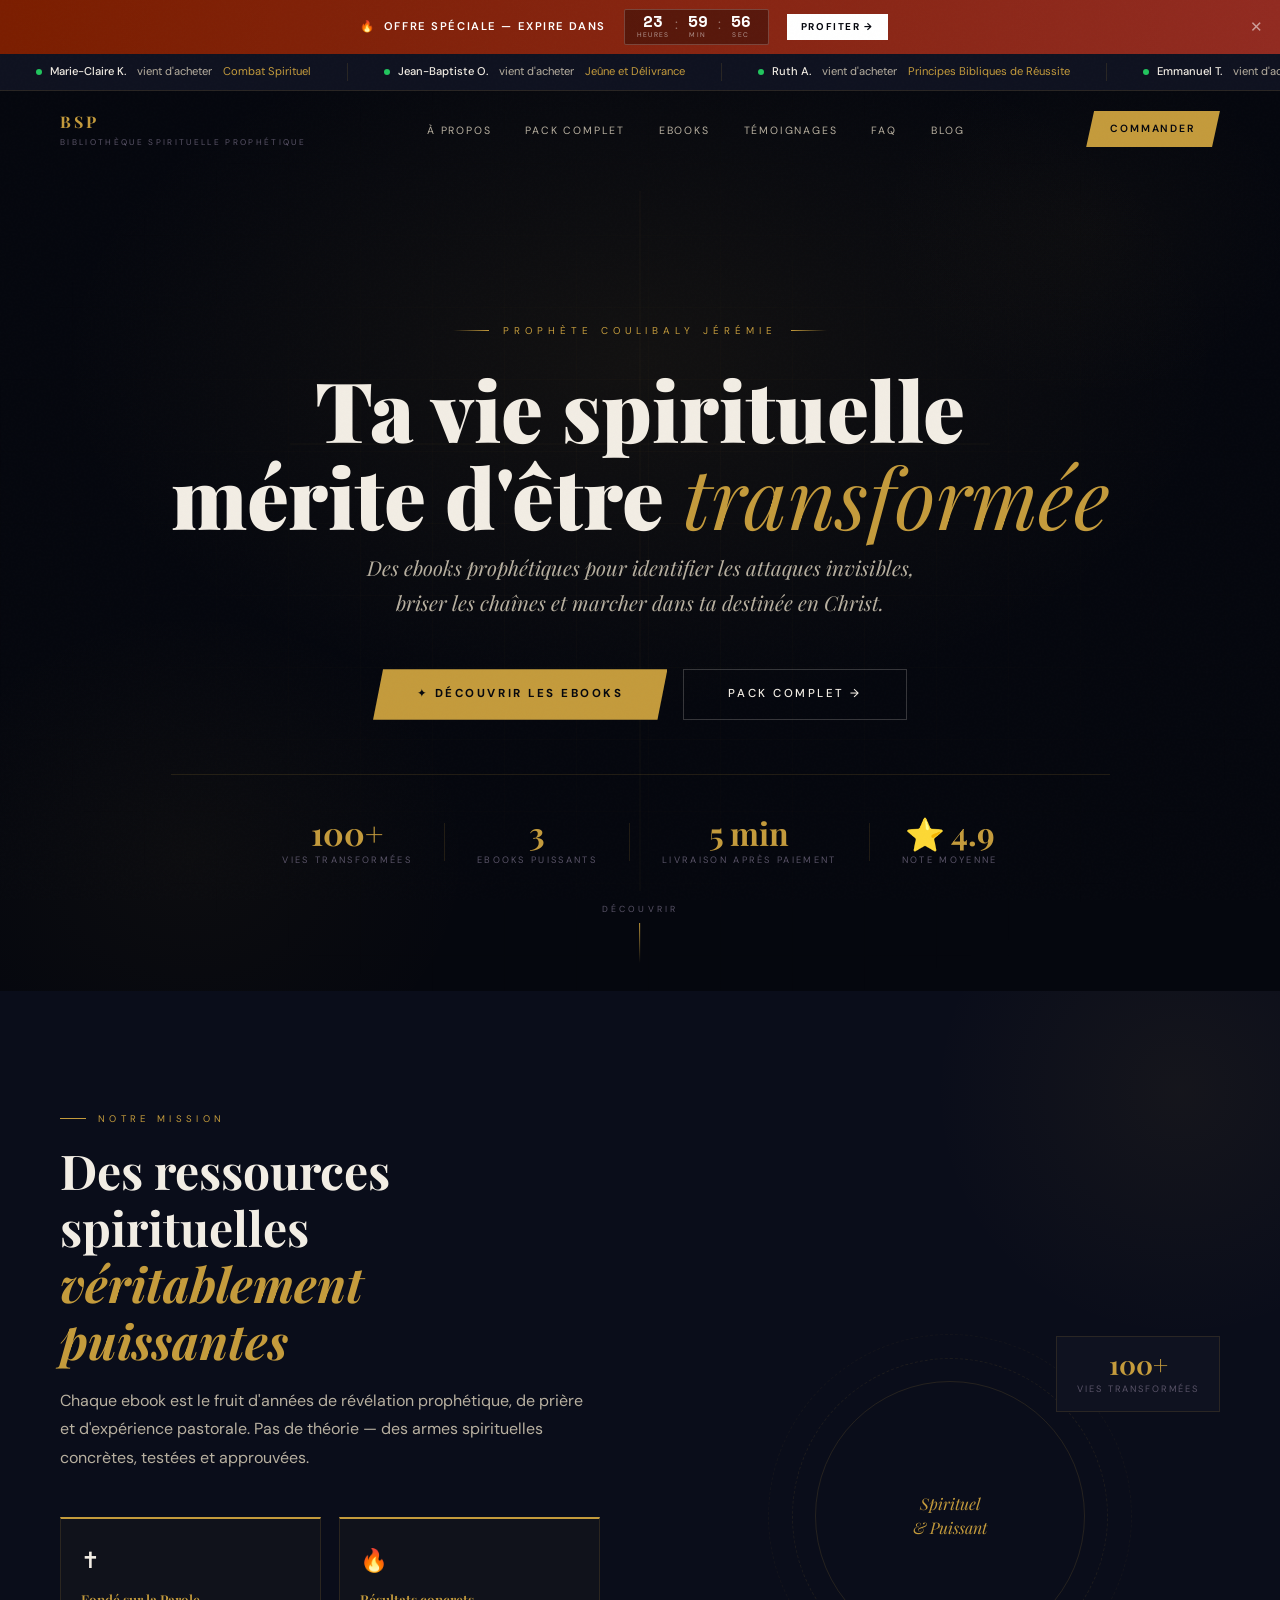
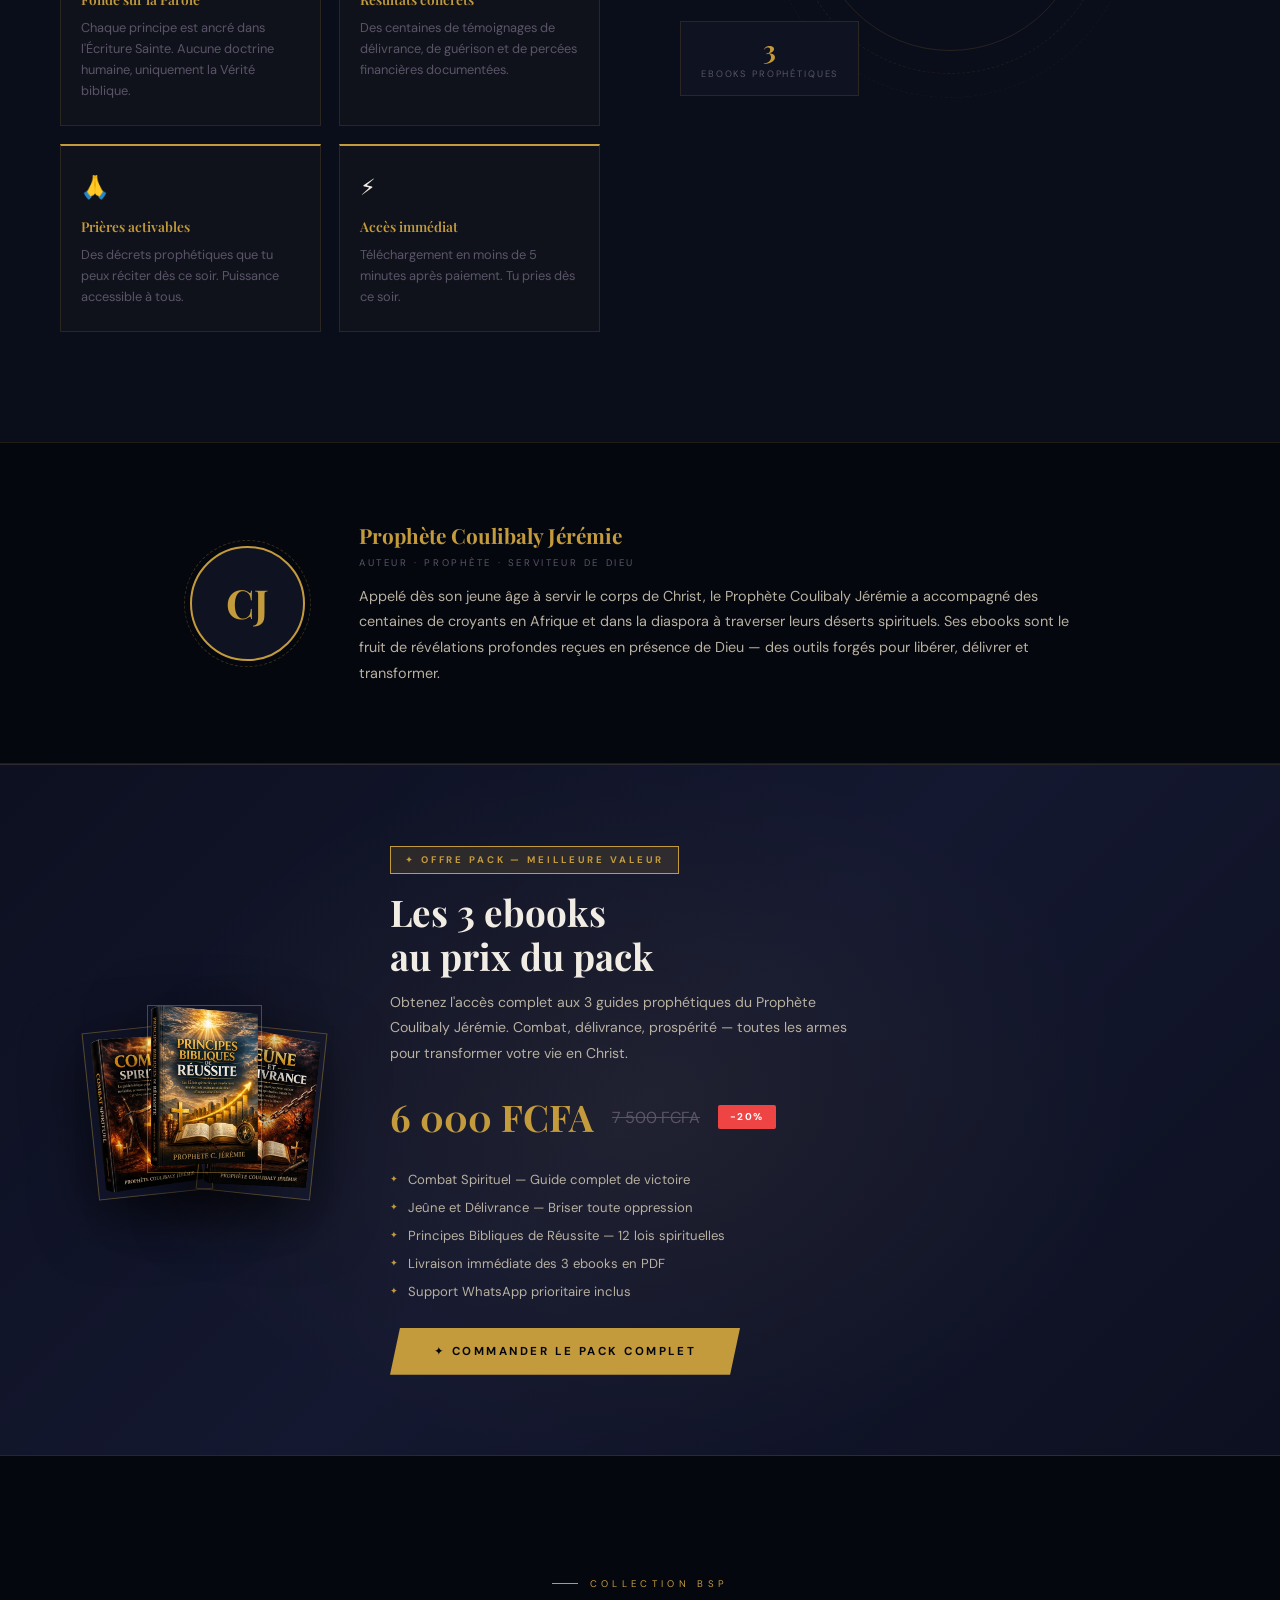
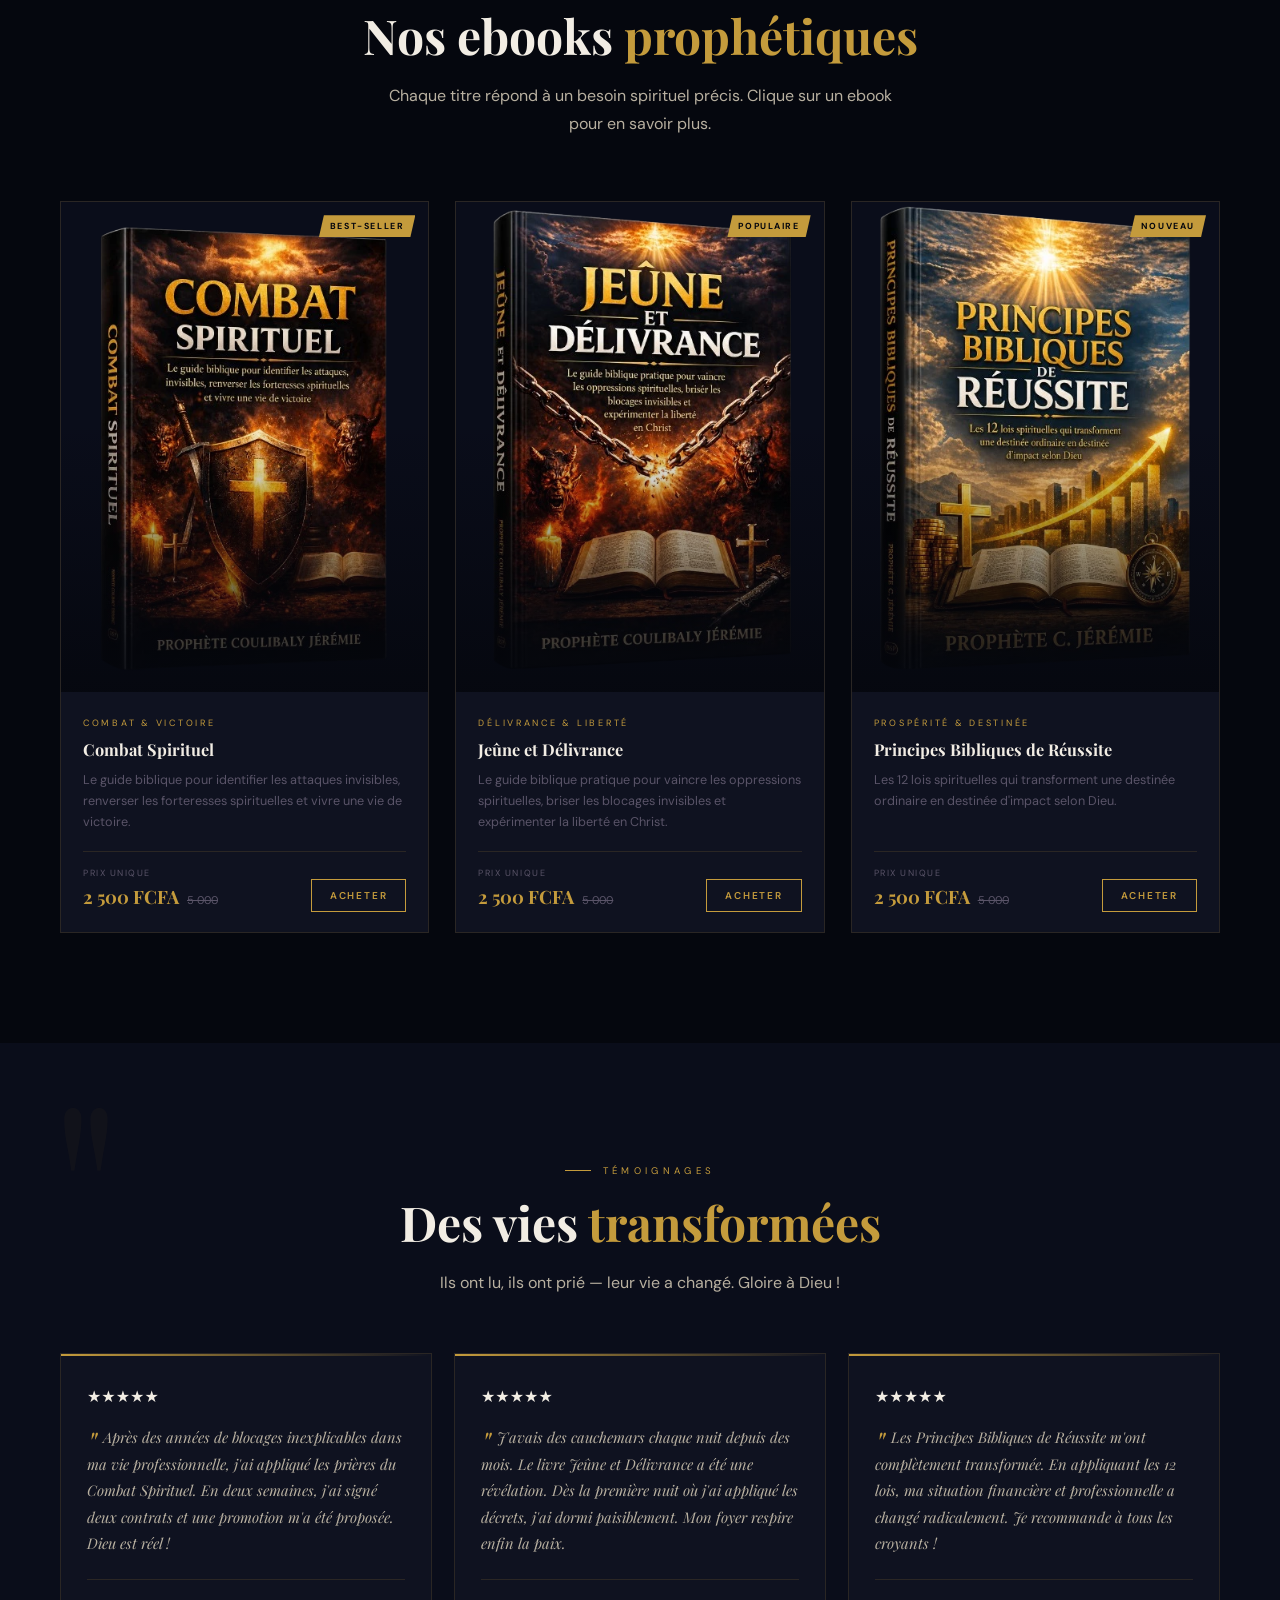
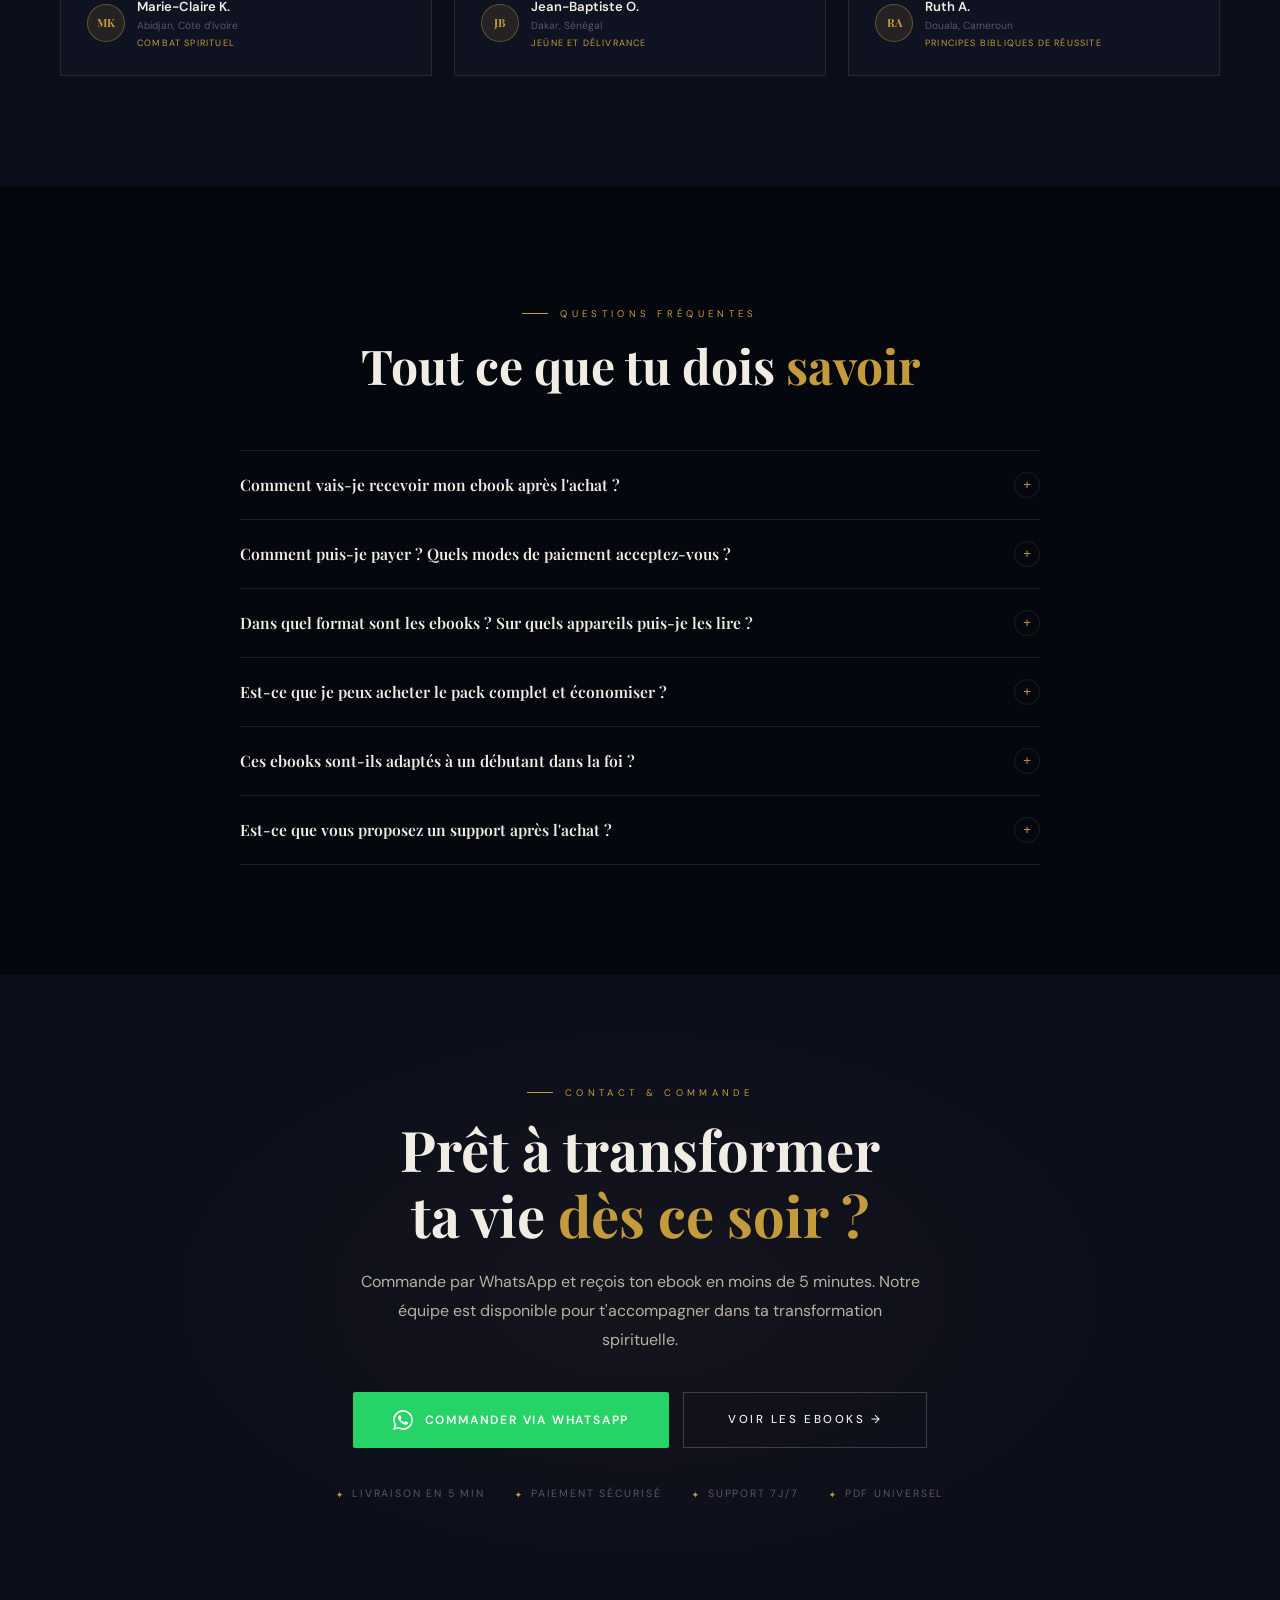
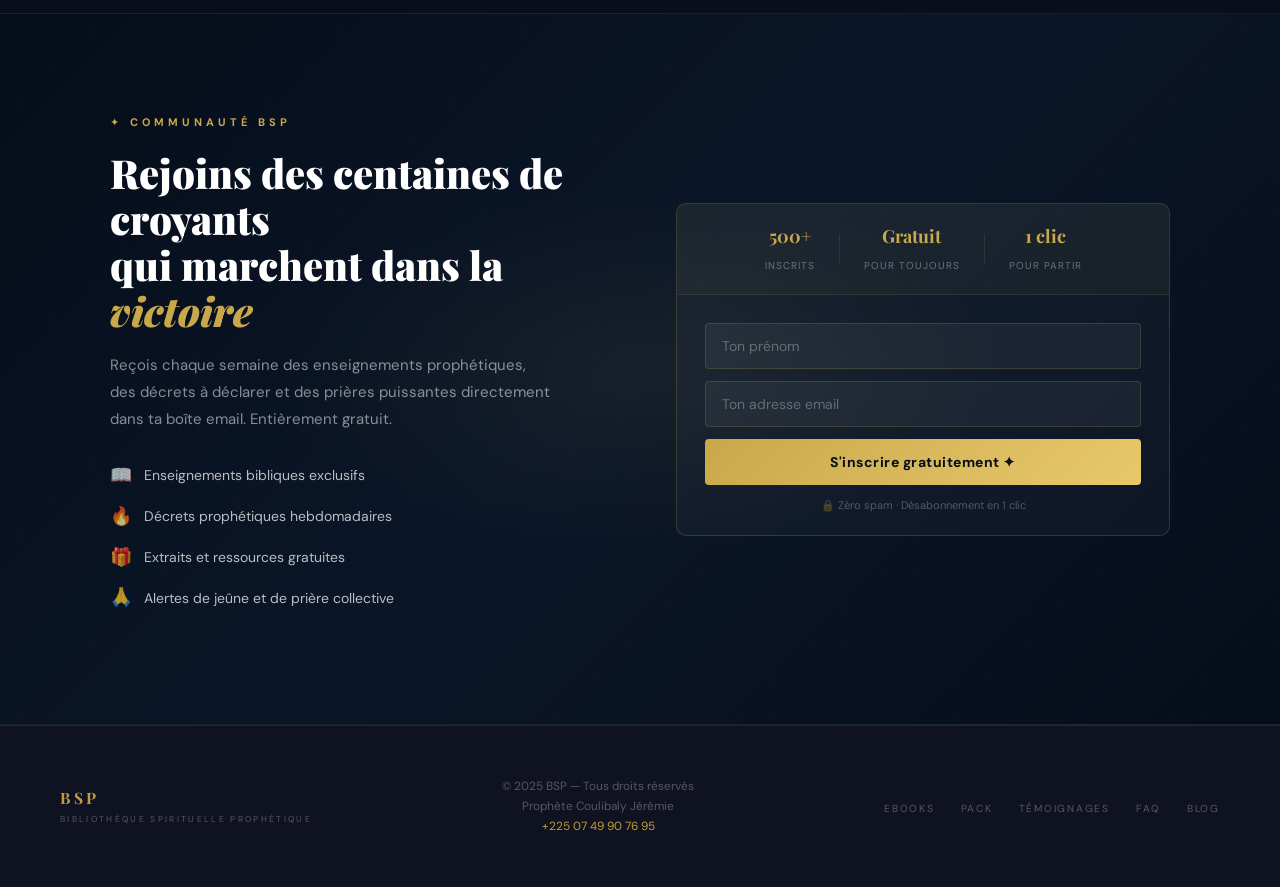
<file: index.html>
<!doctype html>
<html lang="fr">
  <head>
    <meta charset="UTF-8" />
    <meta name="viewport" content="width=device-width, initial-scale=1.0" />

    <!-- ═══ SEO PRIMAIRE ═══ -->
    <title>
      Ebooks Spirituels — Combat, Délivrance & Réussite | Prophète Coulibaly
      Jérémie
    </title>

    <meta
      name="description"
      content="Ebooks prophétiques par le Prophète Coulibaly Jérémie. Combat spirituel, jeûne, délivrance & réussite biblique. Livraison immédiate WhatsApp. Dès 2 500 FCFA."
    />

    <meta
      name="keywords"
      content="ebook spirituel africain, combat spirituel, jeûne délivrance, prière délivrance Afrique, principes bibliques réussite, prophète Coulibaly Jérémie, ebook chrétien Côte d'Ivoire, délivrance spirituelle Abidjan, forteresse spirituelle, BSP ebooks, ebook chrétien FCFA, livres spirituels Afrique francophone"
    />

    <meta name="author" content="Prophète Coulibaly Jérémie" />
    <meta name="robots" content="index, follow" />
    <meta name="theme-color" content="#C49B3C" />

    <!-- Ciblage géographique Afrique francophone + diaspora -->
    <meta name="geo.region" content="CI" />
    <meta name="geo.placename" content="Abidjan, Côte d'Ivoire" />
    <link rel="canonical" href="https://bsp-ebooks.netlify.app/" />

    <!-- Ciblage multilingue francophone (Afrique + diaspora France) -->
    <link
      rel="alternate"
      hreflang="fr"
      href="https://bsp-ebooks.netlify.app/"
    />
    <link
      rel="alternate"
      hreflang="fr-CI"
      href="https://bsp-ebooks.netlify.app/"
    />
    <link
      rel="alternate"
      hreflang="fr-FR"
      href="https://bsp-ebooks.netlify.app/"
    />
    <link
      rel="alternate"
      hreflang="fr-SN"
      href="https://bsp-ebooks.netlify.app/"
    />
    <link
      rel="alternate"
      hreflang="fr-CM"
      href="https://bsp-ebooks.netlify.app/"
    />
    <link
      rel="alternate"
      hreflang="x-default"
      href="https://bsp-ebooks.netlify.app/"
    />

    <!-- ═══ OPEN GRAPH (Facebook, WhatsApp, LinkedIn) ═══ -->
    <meta property="og:type" content="website" />
    <meta property="og:url" content="https://bsp-ebooks.netlify.app/" />
    <meta
      property="og:title"
      content="Ebooks Spirituels — Prophète Coulibaly Jérémie | BSP"
    />
    <meta
      property="og:description"
      content="Des armes bibliques pour briser les chaînes et marcher dans votre destinée en Christ. 3 ebooks prophétiques, livraison immédiate sur WhatsApp. Dès 2 500 FCFA."
    />
    <!-- 💡 REMPLACE cette image par une vraie bannière 1200×630 quand tu l'auras créée -->
    <meta
      property="og:image"
      content="https://bsp-ebooks.netlify.app/images/og-banner.webp"
    />
    <meta property="og:image:width" content="1200" />
    <meta property="og:image:height" content="630" />
    <meta
      property="og:image:alt"
      content="BSP — Ebooks Spirituels par le Prophète Coulibaly Jérémie"
    />
    <meta property="og:locale" content="fr_FR" />
    <meta
      property="og:site_name"
      content="BSP — Bibliothèque Spirituelle Prophétique"
    />

    <!-- ═══ TWITTER CARD ═══ -->
    <meta name="twitter:card" content="summary_large_image" />
    <meta
      name="twitter:title"
      content="Ebooks Spirituels — Prophète Coulibaly Jérémie"
    />
    <meta
      name="twitter:description"
      content="Combat Spirituel, Jeûne et Délivrance, Principes Bibliques de Réussite. Transformez votre vie dès ce soir."
    />
    <meta
      name="twitter:image"
      content="https://bsp-ebooks.netlify.app/images/og-banner.webp"
    />

    <meta
      name="google-site-verification"
      content="r9dYlpv87XuoXu_CH893zJXRBdO-aFtZBMftN6BSlXI"
    />

    <!-- ═══ SCHEMA.ORG — Données structurées (Google Rich Results) ═══ -->
    <script type="application/ld+json">
      {
        "@context": "https://schema.org",
        "@graph": [
          {
            "@type": "WebSite",
            "@id": "https://bsp-ebooks.netlify.app/#website",
            "url": "https://bsp-ebooks.netlify.app/",
            "name": "BSP — Bibliothèque Spirituelle Prophétique",
            "description": "Ebooks spirituels prophétiques par le Prophète Coulibaly Jérémie — Combat, Délivrance, Réussite",
            "inLanguage": "fr",
            "publisher": { "@id": "https://bsp-ebooks.netlify.app/#author" }
          },
          {
            "@type": "Person",
            "@id": "https://bsp-ebooks.netlify.app/#author",
            "name": "Prophète Coulibaly Jérémie",
            "jobTitle": "Prophète, Auteur spirituel",
            "url": "https://bsp-ebooks.netlify.app/",
            "address": {
              "@type": "PostalAddress",
              "addressLocality": "Abidjan",
              "addressCountry": "CI"
            }
          },
          {
            "@type": "Product",
            "name": "Combat Spirituel",
            "description": "Le guide biblique pour identifier les attaques invisibles, renverser les forteresses spirituelles et vivre une vie de victoire.",
            "image": "https://bsp-ebooks.netlify.app/images/Combat_Spirituel.webp",
            "author": { "@id": "https://bsp-ebooks.netlify.app/#author" },
            "offers": {
              "@type": "Offer",
              "price": "2500",
              "priceCurrency": "XOF",
              "availability": "https://schema.org/InStock",
              "seller": { "@id": "https://bsp-ebooks.netlify.app/#author" }
            },
            "aggregateRating": {
              "@type": "AggregateRating",
              "ratingValue": "4.9",
              "reviewCount": "47"
            }
          },
          {
            "@type": "Product",
            "name": "Jeûne et Délivrance",
            "description": "Le guide biblique pratique pour vaincre les oppressions spirituelles, briser les blocages invisibles et expérimenter la liberté en Christ.",
            "image": "https://bsp-ebooks.netlify.app/images/Jeune_et_Délivrance.webp",
            "author": { "@id": "https://bsp-ebooks.netlify.app/#author" },
            "offers": {
              "@type": "Offer",
              "price": "2500",
              "priceCurrency": "XOF",
              "availability": "https://schema.org/InStock",
              "seller": { "@id": "https://bsp-ebooks.netlify.app/#author" }
            },
            "aggregateRating": {
              "@type": "AggregateRating",
              "ratingValue": "4.9",
              "reviewCount": "38"
            }
          },
          {
            "@type": "Product",
            "name": "Principes Bibliques de Réussite",
            "description": "Les 12 lois spirituelles qui transforment une destinée ordinaire en destinée d'impact selon Dieu.",
            "image": "https://bsp-ebooks.netlify.app/images/Principes_Bibliques_de_Reussite.webp",
            "author": { "@id": "https://bsp-ebooks.netlify.app/#author" },
            "offers": {
              "@type": "Offer",
              "price": "2500",
              "priceCurrency": "XOF",
              "availability": "https://schema.org/InStock",
              "seller": { "@id": "https://bsp-ebooks.netlify.app/#author" }
            },
            "aggregateRating": {
              "@type": "AggregateRating",
              "ratingValue": "4.8",
              "reviewCount": "29"
            }
          },
          {
            "@type": "FAQPage",
            "mainEntity": [
              {
                "@type": "Question",
                "name": "Comment vais-je recevoir mon ebook après l'achat ?",
                "acceptedAnswer": {
                  "@type": "Answer",
                  "text": "Après confirmation de votre paiement via WhatsApp, vous recevrez votre ebook au format PDF directement sur WhatsApp en moins de 5 minutes."
                }
              },
              {
                "@type": "Question",
                "name": "Comment puis-je payer ?",
                "acceptedAnswer": {
                  "@type": "Answer",
                  "text": "Nous acceptons les paiements via Mobile Money (MTN Money, Orange Money, Wave, Moov Money) et les virements bancaires. Contactez-nous sur WhatsApp au +225 07 49 90 76 95."
                }
              },
              {
                "@type": "Question",
                "name": "Dans quel format sont les ebooks ?",
                "acceptedAnswer": {
                  "@type": "Answer",
                  "text": "Tous nos ebooks sont au format PDF universel, lisibles sur smartphone, tablette ou ordinateur sans application spéciale."
                }
              },
              {
                "@type": "Question",
                "name": "Est-ce que je peux acheter le pack complet ?",
                "acceptedAnswer": {
                  "@type": "Answer",
                  "text": "Oui ! Notre Pack Complet regroupe les 3 ebooks au prix de 6 000 FCFA au lieu de 7 500 FCFA, soit 20% d'économie."
                }
              }
            ]
          }
        ]
      }
    </script>

    <!-- ═══ FAVICON ═══ -->
    <link
      rel="icon"
      href="data:image/svg+xml,<svg xmlns='http://www.w3.org/2000/svg' viewBox='0 0 100 100'><text y='.9em' font-size='90'>✝️</text></svg>"
    />

    <!-- ═══ PERFORMANCE ═══ -->
    <link rel="preconnect" href="https://fonts.googleapis.com" />
    <link rel="preconnect" href="https://fonts.gstatic.com" crossorigin />
    <link rel="dns-prefetch" href="https://wa.me" />
    <link rel="preload" href="images/Combat_Spirituel.webp" as="image" />

    <link
      href="https://fonts.googleapis.com/css2?family=Playfair+Display:ital,wght@0,400;0,600;0,700;0,900;1,400;1,700&family=DM+Sans:ital,wght@0,300;0,400;0,500;0,600;1,300&family=Space+Mono:wght@400;700&display=swap"
      rel="stylesheet"
    />
    <link rel="stylesheet" href="style.css" />
  </head>

  <body>
    <!-- ══════════════════════════════
     URGENCY BANNER
══════════════════════════════ -->
    <div id="urgency-banner">
      <div class="banner-text">
        <span class="banner-flame">🔥</span>
        Offre spéciale — Expire dans
      </div>
      <div class="banner-timer">
        <div class="timer-unit">
          <span class="timer-digit" id="t-h">23</span>
          <span class="timer-label">heures</span>
        </div>
        <span class="timer-sep">:</span>
        <div class="timer-unit">
          <span class="timer-digit" id="t-m">59</span>
          <span class="timer-label">min</span>
        </div>
        <span class="timer-sep">:</span>
        <div class="timer-unit">
          <span class="timer-digit" id="t-s">59</span>
          <span class="timer-label">sec</span>
        </div>
      </div>
      <a href="#ebooks" class="banner-cta">Profiter →</a>
      <button class="banner-close" onclick="closeBanner()" aria-label="Fermer">
        ✕
      </button>
    </div>

    <!-- ══════════════════════════════
     SOCIAL PROOF TICKER
══════════════════════════════ -->
    <div id="social-ticker">
      <div class="ticker-track">
        <!-- repeated twice for infinite loop -->
        <div class="ticker-item">
          <span class="ticker-dot"></span
          ><span class="ticker-name">Marie-Claire K.</span>&nbsp;vient
          d'acheter&nbsp;<span class="ticker-book">Combat Spirituel</span>
        </div>
        <div class="ticker-item">
          <span class="ticker-dot"></span
          ><span class="ticker-name">Jean-Baptiste O.</span>&nbsp;vient
          d'acheter&nbsp;<span class="ticker-book">Jeûne et Délivrance</span>
        </div>
        <div class="ticker-item">
          <span class="ticker-dot"></span
          ><span class="ticker-name">Ruth A.</span>&nbsp;vient
          d'acheter&nbsp;<span class="ticker-book"
            >Principes Bibliques de Réussite</span
          >
        </div>
        <div class="ticker-item">
          <span class="ticker-dot"></span
          ><span class="ticker-name">Emmanuel T.</span>&nbsp;vient
          d'acheter&nbsp;<span class="ticker-book">Le Pack Complet</span>
        </div>
        <div class="ticker-item">
          <span class="ticker-dot"></span
          ><span class="ticker-name">Esther N.</span>&nbsp;vient
          d'acheter&nbsp;<span class="ticker-book">Combat Spirituel</span>
        </div>
        <div class="ticker-item">
          <span class="ticker-dot"></span
          ><span class="ticker-name">David M.</span>&nbsp;vient
          d'acheter&nbsp;<span class="ticker-book">Jeûne et Délivrance</span>
        </div>
        <div class="ticker-item">
          <span class="ticker-dot"></span
          ><span class="ticker-name">Abigail F.</span>&nbsp;vient
          d'acheter&nbsp;<span class="ticker-book"
            >Principes Bibliques de Réussite</span
          >
        </div>
        <div class="ticker-item">
          <span class="ticker-dot"></span
          ><span class="ticker-name">Samuel B.</span>&nbsp;vient
          d'acheter&nbsp;<span class="ticker-book">Le Pack Complet</span>
        </div>
        <!-- duplicate for seamless loop -->
        <div class="ticker-item">
          <span class="ticker-dot"></span
          ><span class="ticker-name">Marie-Claire K.</span>&nbsp;vient
          d'acheter&nbsp;<span class="ticker-book">Combat Spirituel</span>
        </div>
        <div class="ticker-item">
          <span class="ticker-dot"></span
          ><span class="ticker-name">Jean-Baptiste O.</span>&nbsp;vient
          d'acheter&nbsp;<span class="ticker-book">Jeûne et Délivrance</span>
        </div>
        <div class="ticker-item">
          <span class="ticker-dot"></span
          ><span class="ticker-name">Ruth A.</span>&nbsp;vient
          d'acheter&nbsp;<span class="ticker-book"
            >Principes Bibliques de Réussite</span
          >
        </div>
        <div class="ticker-item">
          <span class="ticker-dot"></span
          ><span class="ticker-name">Emmanuel T.</span>&nbsp;vient
          d'acheter&nbsp;<span class="ticker-book">Le Pack Complet</span>
        </div>
        <div class="ticker-item">
          <span class="ticker-dot"></span
          ><span class="ticker-name">Esther N.</span>&nbsp;vient
          d'acheter&nbsp;<span class="ticker-book">Combat Spirituel</span>
        </div>
        <div class="ticker-item">
          <span class="ticker-dot"></span
          ><span class="ticker-name">David M.</span>&nbsp;vient
          d'acheter&nbsp;<span class="ticker-book">Jeûne et Délivrance</span>
        </div>
        <div class="ticker-item">
          <span class="ticker-dot"></span
          ><span class="ticker-name">Abigail F.</span>&nbsp;vient
          d'acheter&nbsp;<span class="ticker-book"
            >Principes Bibliques de Réussite</span
          >
        </div>
        <div class="ticker-item">
          <span class="ticker-dot"></span
          ><span class="ticker-name">Samuel B.</span>&nbsp;vient
          d'acheter&nbsp;<span class="ticker-book">Le Pack Complet</span>
        </div>
      </div>
    </div>

    <!-- ══════════════════════════════
     NAVIGATION
══════════════════════════════ -->
    <nav id="navbar">
      <a href="#" class="nav-logo">
        <span class="nav-logo-main">BSP</span>
        <span class="nav-logo-sub">Bibliothèque Spirituelle Prophétique</span>
      </a>
      <ul class="nav-links">
        <li><a href="#about">À propos</a></li>
        <li><a href="#bundle">Pack complet</a></li>
        <li><a href="#ebooks">Ebooks</a></li>
        <li><a href="#testimonials">Témoignages</a></li>
        <li><a href="#faq">FAQ</a></li>
        <li><a href="blog.html">Blog</a></li>
      </ul>
      <a
        href="https://wa.me/2250749907695?text=Bonjour%20Proph%C3%A8te%20!%20Je%20suis%20int%C3%A9ress%C3%A9(e)%20par%20vos%20ebooks."
        target="_blank"
        class="nav-cta"
        >Commander</a
      >
      <div class="hamburger" onclick="toggleMenu()" aria-label="Menu">
        <span></span><span></span><span></span>
      </div>
    </nav>

    <!-- Mobile Menu -->
    <div id="mobile-menu">
      <button class="menu-close" onclick="closeMenu()">✕</button>
      <a href="#about" onclick="closeMenu()">À propos</a>
      <a href="#bundle" onclick="closeMenu()">Pack complet</a>
      <a href="#ebooks" onclick="closeMenu()">Ebooks</a>
      <a href="#testimonials" onclick="closeMenu()">Témoignages</a>
      <a href="#faq" onclick="closeMenu()">FAQ</a>
      <a href="blog.html" onclick="closeMenu()">Blog</a>
      <a
        href="https://wa.me/2250749907695"
        target="_blank"
        onclick="closeMenu()"
        class="btn-primary"
        style="clip-path: none; border-radius: 2px; margin-top: 8px"
      >
        Commander via WhatsApp
      </a>
    </div>

    <!-- ══════════════════════════════
     HERO
══════════════════════════════ -->
    <section id="hero">
      <div class="hero-bg"></div>
      <div class="hero-grid"></div>
      <div class="hero-cross"></div>

      <div class="hero-content">
        <div class="hero-eyebrow">Prophète Coulibaly Jérémie</div>

        <h1 class="hero-title">
          Ta vie spirituelle<br />
          mérite d'être <em>transformée</em>
        </h1>

        <p class="hero-subtitle">
          Des ebooks prophétiques pour identifier les attaques invisibles,<br />
          briser les chaînes et marcher dans ta destinée en Christ.
        </p>

        <div class="hero-actions">
          <a href="#ebooks" class="btn-primary">✦ Découvrir les ebooks</a>
          <a href="#bundle" class="btn-outline">Pack complet →</a>
        </div>

        <div class="hero-proof">
          <div class="proof-item">
            <span class="proof-num">100+</span>
            <span class="proof-label">Vies transformées</span>
          </div>
          <div class="proof-div"></div>
          <div class="proof-item">
            <span class="proof-num">3</span>
            <span class="proof-label">Ebooks puissants</span>
          </div>
          <div class="proof-div"></div>
          <div class="proof-item">
            <span class="proof-num">5 min</span>
            <span class="proof-label">Livraison après paiement</span>
          </div>
          <div class="proof-div"></div>
          <div class="proof-item">
            <span class="proof-num">⭐ 4.9</span>
            <span class="proof-label">Note moyenne</span>
          </div>
        </div>
      </div>

      <div class="hero-scroll">
        <span>Découvrir</span>
        <div class="scroll-line"></div>
      </div>
    </section>

    <!-- ══════════════════════════════
     ABOUT
══════════════════════════════ -->
    <section id="about">
      <div class="about-grid">
        <div>
          <div class="section-eyebrow reveal">Notre Mission</div>
          <h2 class="section-title reveal reveal-delay-1">
            Des ressources spirituelles<br />
            <em style="font-style: italic; color: var(--gold)"
              >véritablement puissantes</em
            >
          </h2>
          <p class="section-desc reveal reveal-delay-2">
            Chaque ebook est le fruit d'années de révélation prophétique, de
            prière et d'expérience pastorale. Pas de théorie — des armes
            spirituelles concrètes, testées et approuvées.
          </p>

          <div class="about-features">
            <div class="about-card reveal reveal-delay-1">
              <span class="about-card-icon">✝️</span>
              <h4>Fondé sur la Parole</h4>
              <p>
                Chaque principe est ancré dans l'Écriture Sainte. Aucune
                doctrine humaine, uniquement la Vérité biblique.
              </p>
            </div>
            <div class="about-card reveal reveal-delay-2">
              <span class="about-card-icon">🔥</span>
              <h4>Résultats concrets</h4>
              <p>
                Des centaines de témoignages de délivrance, de guérison et de
                percées financières documentées.
              </p>
            </div>
            <div class="about-card reveal reveal-delay-3">
              <span class="about-card-icon">🙏</span>
              <h4>Prières activables</h4>
              <p>
                Des décrets prophétiques que tu peux réciter dès ce soir.
                Puissance accessible à tous.
              </p>
            </div>
            <div class="about-card reveal reveal-delay-4">
              <span class="about-card-icon">⚡</span>
              <h4>Accès immédiat</h4>
              <p>
                Téléchargement en moins de 5 minutes après paiement. Tu pries
                dès ce soir.
              </p>
            </div>
          </div>
        </div>

        <div class="about-visual reveal reveal-delay-2">
          <div class="about-orb">
            <div class="about-orb-inner">Spirituel<br />&amp; Puissant</div>
          </div>
          <div class="about-stat" style="top: 40px; right: 0">
            <span class="about-stat-num">100+</span>
            <span class="about-stat-label">Vies transformées</span>
          </div>
          <div class="about-stat" style="bottom: 40px; left: 0">
            <span class="about-stat-num">3</span>
            <span class="about-stat-label">Ebooks prophétiques</span>
          </div>
        </div>
      </div>
    </section>

    <!-- ══════════════════════════════
     AUTHOR
══════════════════════════════ -->
    <section id="author">
      <div class="author-inner reveal">
        <div class="author-avatar-wrap">
          <span class="author-avatar-initial">CJ</span>
        </div>
        <div class="author-text">
          <h3>Prophète Coulibaly Jérémie</h3>
          <div class="author-role">Auteur · Prophète · Serviteur de Dieu</div>
          <p>
            Appelé dès son jeune âge à servir le corps de Christ, le Prophète
            Coulibaly Jérémie a accompagné des centaines de croyants en Afrique
            et dans la diaspora à traverser leurs déserts spirituels. Ses ebooks
            sont le fruit de révélations profondes reçues en présence de Dieu —
            des outils forgés pour libérer, délivrer et transformer.
          </p>
        </div>
      </div>
    </section>

    <!-- ══════════════════════════════
     BUNDLE — PACK COMPLET
══════════════════════════════ -->
    <section id="bundle">
      <div class="bundle-inner">
        <div class="bundle-books reveal">
          <div class="bundle-book">
            <img src="images/Combat_Spirituel.webp" alt="Combat Spirituel" />
          </div>
          <div class="bundle-book">
            <img
              src="images/Principes_Bibliques_de_Reussite.webp"
              alt="Principes Bibliques de Réussite"
            />
          </div>
          <div class="bundle-book">
            <img
              src="images/Jeune_et_Délivrance.webp"
              alt="Jeûne et Délivrance"
            />
          </div>
        </div>

        <div class="bundle-content reveal reveal-delay-2">
          <div class="bundle-badge">✦ Offre Pack — Meilleure valeur</div>
          <h2 class="bundle-title">Les 3 ebooks<br />au prix du pack</h2>
          <p class="bundle-desc">
            Obtenez l'accès complet aux 3 guides prophétiques du Prophète
            Coulibaly Jérémie. Combat, délivrance, prospérité — toutes les armes
            pour transformer votre vie en Christ.
          </p>

          <div class="bundle-pricing">
            <span class="bundle-price-new">6 000 FCFA</span>
            <span class="bundle-price-old">7 500 FCFA</span>
            <span class="bundle-saving">−20%</span>
          </div>

          <div class="bundle-includes">
            <div class="bundle-inc-item">
              Combat Spirituel — Guide complet de victoire
            </div>
            <div class="bundle-inc-item">
              Jeûne et Délivrance — Briser toute oppression
            </div>
            <div class="bundle-inc-item">
              Principes Bibliques de Réussite — 12 lois spirituelles
            </div>
            <div class="bundle-inc-item">
              Livraison immédiate des 3 ebooks en PDF
            </div>
            <div class="bundle-inc-item">
              Support WhatsApp prioritaire inclus
            </div>
          </div>

          <button class="btn-primary" onclick="buyBundle()">
            ✦ Commander le Pack Complet
          </button>
        </div>
      </div>
    </section>

    <!-- ══════════════════════════════
     EBOOKS / PRODUCTS
══════════════════════════════ -->
    <section id="ebooks">
      <div class="products-header reveal">
        <div class="section-eyebrow">Collection BSP</div>
        <h2 class="section-title">
          Nos ebooks <span class="gold">prophétiques</span>
        </h2>
        <p class="section-desc">
          Chaque titre répond à un besoin spirituel précis. Clique sur un ebook
          pour en savoir plus.
        </p>
      </div>

      <div class="products-grid">
        <!-- BOOK 1 -->
        <div class="product-card reveal reveal-delay-1" onclick="openModal(0)">
          <div class="product-badge">Best-seller</div>
          <div class="product-cover">
            <img
              src="images/Combat_Spirituel.webp"
              alt="Combat Spirituel — ebook prophétique par le Prophète Coulibaly Jérémie"
              loading="lazy"
            />
            <div class="product-cover-overlay"></div>
          </div>
          <div class="product-info">
            <div class="product-category">Combat &amp; Victoire</div>
            <h3 class="product-name">Combat Spirituel</h3>
            <p class="product-desc">
              Le guide biblique pour identifier les attaques invisibles,
              renverser les forteresses spirituelles et vivre une vie de
              victoire.
            </p>
            <div class="product-footer">
              <div>
                <span class="price-label">Prix unique</span>
                <span class="price-value"
                  >2 500 FCFA <span class="price-old">5 000</span></span
                >
              </div>
              <button
                class="btn-buy"
                onclick="
                  event.stopPropagation();
                  openPayment(0);
                "
              >
                Acheter
              </button>
            </div>
          </div>
        </div>

        <!-- BOOK 2 -->
        <div class="product-card reveal reveal-delay-2" onclick="openModal(1)">
          <div class="product-badge">Populaire</div>
          <div class="product-cover">
            <img
              src="images/Jeune_et_Délivrance.webp"
              alt="Jeûne et Délivrance — ebook biblique de délivrance spirituelle par le Prophète Coulibaly Jérémie"
              loading="lazy"
            />
            <div class="product-cover-overlay"></div>
          </div>
          <div class="product-info">
            <div class="product-category">Délivrance &amp; Liberté</div>
            <h3 class="product-name">Jeûne et Délivrance</h3>
            <p class="product-desc">
              Le guide biblique pratique pour vaincre les oppressions
              spirituelles, briser les blocages invisibles et expérimenter la
              liberté en Christ.
            </p>
            <div class="product-footer">
              <div>
                <span class="price-label">Prix unique</span>
                <span class="price-value"
                  >2 500 FCFA <span class="price-old">5 000</span></span
                >
              </div>
              <button
                class="btn-buy"
                onclick="
                  event.stopPropagation();
                  openPayment(1);
                "
              >
                Acheter
              </button>
            </div>
          </div>
        </div>

        <!-- BOOK 3 -->
        <div class="product-card reveal reveal-delay-3" onclick="openModal(2)">
          <div class="product-badge">Nouveau</div>
          <div class="product-cover">
            <img
              src="images/Principes_Bibliques_de_Reussite.webp"
              alt="Principes Bibliques de Réussite — 12 lois spirituelles par le Prophète Coulibaly Jérémie"
              loading="lazy"
            />
            <div class="product-cover-overlay"></div>
          </div>
          <div class="product-info">
            <div class="product-category">Prospérité &amp; Destinée</div>
            <h3 class="product-name">Principes Bibliques de Réussite</h3>
            <p class="product-desc">
              Les 12 lois spirituelles qui transforment une destinée ordinaire
              en destinée d'impact selon Dieu.
            </p>
            <div class="product-footer">
              <div>
                <span class="price-label">Prix unique</span>
                <span class="price-value"
                  >2 500 FCFA <span class="price-old">5 000</span></span
                >
              </div>
              <button
                class="btn-buy"
                onclick="
                  event.stopPropagation();
                  openPayment(2);
                "
              >
                Acheter
              </button>
            </div>
          </div>
        </div>
      </div>
    </section>

    <!-- ══════════════════════════════
     TESTIMONIALS
══════════════════════════════ -->
    <section id="testimonials">
      <div class="testimonials-header reveal">
        <div class="section-eyebrow">Témoignages</div>
        <h2 class="section-title">
          Des vies <span class="gold">transformées</span>
        </h2>
        <p class="section-desc" style="margin: 0 auto; text-align: center">
          Ils ont lu, ils ont prié — leur vie a changé. Gloire à Dieu !
        </p>
      </div>

      <div class="testimonials-grid">
        <div class="testimonial-card reveal reveal-delay-1">
          <div class="testimonial-stars">★★★★★</div>
          <p class="testimonial-text">
            Après des années de blocages inexplicables dans ma vie
            professionnelle, j'ai appliqué les prières du Combat Spirituel. En
            deux semaines, j'ai signé deux contrats et une promotion m'a été
            proposée. Dieu est réel !
          </p>
          <div class="testimonial-author">
            <div class="author-avatar">MK</div>
            <div>
              <div class="author-name">Marie-Claire K.</div>
              <div class="author-location">Abidjan, Côte d'Ivoire</div>
              <div class="author-book">Combat Spirituel</div>
            </div>
          </div>
        </div>

        <div class="testimonial-card reveal reveal-delay-2">
          <div class="testimonial-stars">★★★★★</div>
          <p class="testimonial-text">
            J'avais des cauchemars chaque nuit depuis des mois. Le livre Jeûne
            et Délivrance a été une révélation. Dès la première nuit où j'ai
            appliqué les décrets, j'ai dormi paisiblement. Mon foyer respire
            enfin la paix.
          </p>
          <div class="testimonial-author">
            <div class="author-avatar">JB</div>
            <div>
              <div class="author-name">Jean-Baptiste O.</div>
              <div class="author-location">Dakar, Sénégal</div>
              <div class="author-book">Jeûne et Délivrance</div>
            </div>
          </div>
        </div>

        <div class="testimonial-card reveal reveal-delay-3">
          <div class="testimonial-stars">★★★★★</div>
          <p class="testimonial-text">
            Les Principes Bibliques de Réussite m'ont complètement transformée.
            En appliquant les 12 lois, ma situation financière et
            professionnelle a changé radicalement. Je recommande à tous les
            croyants !
          </p>
          <div class="testimonial-author">
            <div class="author-avatar">RA</div>
            <div>
              <div class="author-name">Ruth A.</div>
              <div class="author-location">Douala, Cameroun</div>
              <div class="author-book">Principes Bibliques de Réussite</div>
            </div>
          </div>
        </div>
      </div>
    </section>

    <!-- ══════════════════════════════
     FAQ
══════════════════════════════ -->
    <section id="faq">
      <div class="faq-header reveal">
        <div class="section-eyebrow">Questions fréquentes</div>
        <h2 class="section-title">
          Tout ce que tu dois <span class="gold">savoir</span>
        </h2>
      </div>

      <div class="faq-grid">
        <div class="faq-item">
          <button class="faq-trigger">
            <span class="faq-q"
              >Comment vais-je recevoir mon ebook après l'achat ?</span
            >
            <span class="faq-icon">+</span>
          </button>
          <div class="faq-answer">
            <p>
              Après confirmation de votre paiement via WhatsApp, vous recevrez
              votre ebook au format PDF directement sur WhatsApp en moins de 5
              minutes. Vous pourrez le télécharger et le lire immédiatement sur
              votre téléphone, tablette ou ordinateur.
            </p>
          </div>
        </div>

        <div class="faq-item">
          <button class="faq-trigger">
            <span class="faq-q"
              >Comment puis-je payer ? Quels modes de paiement acceptez-vous
              ?</span
            >
            <span class="faq-icon">+</span>
          </button>
          <div class="faq-answer">
            <p>
              Nous acceptons actuellement les paiements via Mobile Money (MTN
              Money, Orange Money, Wave, Moov Money) et les virements bancaires.
              Contactez-nous sur WhatsApp au +225 07 49 90 76 95 pour finaliser
              votre commande selon votre pays.
            </p>
          </div>
        </div>

        <div class="faq-item">
          <button class="faq-trigger">
            <span class="faq-q"
              >Dans quel format sont les ebooks ? Sur quels appareils puis-je
              les lire ?</span
            >
            <span class="faq-icon">+</span>
          </button>
          <div class="faq-answer">
            <p>
              Tous nos ebooks sont au format PDF universel. Vous pouvez les lire
              sur n'importe quel appareil : smartphone Android ou iPhone,
              tablette, ordinateur Windows ou Mac. Aucune application spéciale
              n'est requise — le PDF s'ouvre avec n'importe quel lecteur
              gratuit.
            </p>
          </div>
        </div>

        <div class="faq-item">
          <button class="faq-trigger">
            <span class="faq-q"
              >Est-ce que je peux acheter le pack complet et économiser ?</span
            >
            <span class="faq-icon">+</span>
          </button>
          <div class="faq-answer">
            <p>
              Oui ! Notre Pack Complet regroupe les 3 ebooks (Combat Spirituel +
              Jeûne et Délivrance + Principes Bibliques de Réussite) au prix de
              6 000 FCFA au lieu de 7 500 FCFA — soit 20% d'économie. C'est
              l'offre la plus avantageuse pour une transformation spirituelle
              complète.
            </p>
          </div>
        </div>

        <div class="faq-item">
          <button class="faq-trigger">
            <span class="faq-q"
              >Ces ebooks sont-ils adaptés à un débutant dans la foi ?</span
            >
            <span class="faq-icon">+</span>
          </button>
          <div class="faq-answer">
            <p>
              Absolument. Le Prophète Coulibaly Jérémie a écrit ces guides de
              manière accessible à tous — que vous soyez nouveau dans la foi ou
              croyant depuis des années. Chaque ebook explique clairement les
              concepts bibliques et propose des prières et actions concrètes
              applicables immédiatement.
            </p>
          </div>
        </div>

        <div class="faq-item">
          <button class="faq-trigger">
            <span class="faq-q"
              >Est-ce que vous proposez un support après l'achat ?</span
            >
            <span class="faq-icon">+</span>
          </button>
          <div class="faq-answer">
            <p>
              Oui. Nous sommes disponibles 7 jours sur 7 via WhatsApp au +225 07
              49 90 76 95 pour répondre à vos questions. De plus, en achetant un
              ebook, vous rejoignez notre communauté de prière où nous
              partageons régulièrement des contenus spirituels complémentaires.
            </p>
          </div>
        </div>
      </div>
    </section>

    <!-- ══════════════════════════════
     CONTACT CTA
══════════════════════════════ -->
    <section id="contact">
      <div class="contact-content">
        <div
          class="section-eyebrow"
          style="justify-content: center; display: flex"
        >
          Contact &amp; Commande
        </div>
        <h2 class="contact-title reveal">
          Prêt à transformer<br />ta vie <span class="gold">dès ce soir ?</span>
        </h2>
        <p class="contact-subtitle reveal">
          Commande par WhatsApp et reçois ton ebook en moins de 5 minutes. Notre
          équipe est disponible pour t'accompagner dans ta transformation
          spirituelle.
        </p>
        <div class="contact-actions reveal">
          <a
            href="https://wa.me/2250749907695?text=Bonjour%20Proph%C3%A8te%20!%20%F0%9F%99%8F%0AJe%20souhaite%20commander%20un%20ebook.%20Pouvez-vous%20m'aider%20?"
            target="_blank"
            class="btn-whatsapp"
          >
            <svg width="20" height="20" viewBox="0 0 24 24" fill="currentColor">
              <path
                d="M17.472 14.382c-.297-.149-1.758-.867-2.03-.967-.273-.099-.471-.148-.67.15-.197.297-.767.966-.94 1.164-.173.199-.347.223-.644.075-.297-.15-1.255-.463-2.39-1.475-.883-.788-1.48-1.761-1.653-2.059-.173-.297-.018-.458.13-.606.134-.133.298-.347.446-.52.149-.174.198-.298.298-.497.099-.198.05-.371-.025-.52-.075-.149-.669-1.612-.916-2.207-.242-.579-.487-.5-.669-.51-.173-.008-.371-.01-.57-.01-.198 0-.52.074-.792.372-.272.297-1.04 1.016-1.04 2.479 0 1.462 1.065 2.875 1.213 3.074.149.198 2.096 3.2 5.077 4.487.709.306 1.262.489 1.694.625.712.227 1.36.195 1.871.118.571-.085 1.758-.719 2.006-1.413.248-.694.248-1.289.173-1.413-.074-.124-.272-.198-.57-.347m-5.421 7.403h-.004a9.87 9.87 0 01-5.031-1.378l-.361-.214-3.741.982.998-3.648-.235-.374a9.86 9.86 0 01-1.51-5.26c.001-5.45 4.436-9.884 9.888-9.884 2.64 0 5.122 1.03 6.988 2.898a9.825 9.825 0 012.893 6.994c-.003 5.45-4.437 9.884-9.885 9.884m8.413-18.297A11.815 11.815 0 0012.05 0C5.495 0 .16 5.335.157 11.892c0 2.096.547 4.142 1.588 5.945L.057 24l6.305-1.654a11.882 11.882 0 005.683 1.448h.005c6.554 0 11.89-5.335 11.893-11.893a11.821 11.821 0 00-3.48-8.413z"
              />
            </svg>
            Commander via WhatsApp
          </a>
          <a href="#ebooks" class="btn-outline">Voir les ebooks →</a>
        </div>
        <div class="contact-promise reveal">
          <span class="promise-item">Livraison en 5 min</span>
          <span class="promise-item">Paiement sécurisé</span>
          <span class="promise-item">Support 7j/7</span>
          <span class="promise-item">PDF universel</span>
        </div>
      </div>
    </section>

    
    <!-- ════════════════════════════════════════
     SECTION NEWSLETTER
     ════════════════════════════════════════ -->

<section id="newsletter" class="nl-section">

  <div class="nl-bg-glow"></div>
  <div class="nl-dots"></div>

  <div class="nl-container">

    <!-- Gauche : texte -->
    <div class="nl-left">
      <div class="nl-eyebrow">✦ Communauté BSP</div>
      <h2 class="nl-title">
        Rejoins des centaines de croyants<br/>
        qui marchent dans la <em>victoire</em>
      </h2>
      <p class="nl-desc">
        Reçois chaque semaine des enseignements prophétiques, des décrets à déclarer et des prières puissantes directement dans ta boîte email. Entièrement gratuit.
      </p>
      <ul class="nl-perks">
        <li><span>📖</span> Enseignements bibliques exclusifs</li>
        <li><span>🔥</span> Décrets prophétiques hebdomadaires</li>
        <li><span>🎁</span> Extraits et ressources gratuites</li>
        <li><span>🙏</span> Alertes de jeûne et de prière collective</li>
      </ul>
    </div>

    <!-- Droite : formulaire -->
    <div class="nl-right">
      <div class="nl-card">
        <div class="nl-card-top">
          <div class="nl-stat">
            <span class="nl-stat-n">500+</span>
            <span class="nl-stat-l">Inscrits</span>
          </div>
          <div class="nl-stat-sep"></div>
          <div class="nl-stat">
            <span class="nl-stat-n">Gratuit</span>
            <span class="nl-stat-l">Pour toujours</span>
          </div>
          <div class="nl-stat-sep"></div>
          <div class="nl-stat">
            <span class="nl-stat-n">1 clic</span>
            <span class="nl-stat-l">Pour partir</span>
          </div>
        </div>

        <form id="nl-form" class="nl-form" novalidate>
          <input
            type="text"
            id="nl-name"
            name="name"
            placeholder="Ton prénom"
            class="nl-input"
            autocomplete="given-name"
            required
          />
          <input
            type="email"
            id="nl-email"
            name="email"
            placeholder="Ton adresse email"
            class="nl-input"
            autocomplete="email"
            required
          />
          <button type="submit" class="nl-btn" id="nl-submit-btn">
            <span class="nl-btn-text">S'inscrire gratuitement ✦</span>
            <span class="nl-btn-loading" style="display:none;">Envoi…</span>
          </button>
          <p class="nl-privacy">🔒 Zéro spam · Désabonnement en 1 clic</p>
        </form>

        <div id="nl-success" class="nl-success-msg" style="display:none;">
          <div style="font-size:32px; margin-bottom:12px;">🙏</div>
          <strong>Bienvenue dans la communauté BSP !</strong>
          <p>Vérifie ta boîte email pour recevoir tes ressources gratuites. Que Dieu te bénisse !</p>
        </div>

        <div id="nl-error" class="nl-error-msg" style="display:none;">
          Une erreur est survenue. <a href="https://wa.me/2250749907695" target="_blank" style="color:var(--gold);">Contacte-nous sur WhatsApp.</a>
        </div>
      </div>
    </div>

  </div>
</section>

    <!-- ══════════════════════════════
     FOOTER
══════════════════════════════ -->
    <footer>
      <div class="footer-inner">
        <div>
          <span class="footer-logo-main">BSP</span>
          <span class="footer-logo-sub"
            >Bibliothèque Spirituelle Prophétique</span
          >
        </div>
        <p class="footer-text">
          © 2025 BSP — Tous droits réservés<br />
          Prophète Coulibaly Jérémie<br />
          <a
            href="https://wa.me/2250749907695"
            target="_blank"
            style="color: var(--gold); text-decoration: none"
            >+225 07 49 90 76 95</a
          >
        </p>
        <ul class="footer-links">
          <li><a href="#ebooks">Ebooks</a></li>
          <li><a href="#bundle">Pack</a></li>
          <li><a href="#testimonials">Témoignages</a></li>
          <li><a href="#faq">FAQ</a></li>
          <li><a href="blog.html">Blog</a></li>
        </ul>
      </div>
    </footer>

    <!-- ══════════════════════════════
     PRODUCT MODAL
══════════════════════════════ -->
    <div class="modal-overlay" id="productModal" onclick="closeModal(event)">
      <div class="modal" onclick="event.stopPropagation()">
        <div class="modal-close-bar">
          <button onclick="closeModal('force')">✕ Fermer</button>
        </div>
        <div id="modalContent"></div>
      </div>
    </div>

    <!-- ══════════════════════════════
     PAYMENT MODAL
══════════════════════════════ -->
    <div class="pay-modal-overlay" id="payModal" onclick="closePayModal(event)">
      <div class="pay-modal" onclick="event.stopPropagation()">
        <div class="pay-modal-icon">🔐</div>
        <div class="pay-modal-title">Finaliser votre achat</div>
        <div class="pay-modal-desc" id="payDesc">
          Choisissez votre mode de paiement préféré.
        </div>
        <div class="pay-options">
          <div class="pay-option" onclick="confirmPayment('whatsapp')">
            <div class="pay-option-icon">💬</div>
            <div>
              <div class="pay-option-name">Payer via WhatsApp</div>
              <div class="pay-option-note">
                Contactez-nous — ebook reçu en moins de 5 min
              </div>
            </div>
            <span
              style="color: var(--gold); margin-left: auto; font-size: 1.1rem"
              >→</span
            >
          </div>
          <div
            class="pay-option"
            style="opacity: 0.55; cursor: not-allowed"
            title="Bientôt disponible"
          >
            <div class="pay-option-icon">📱</div>
            <div>
              <div class="pay-option-name">
                Mobile Money (MTN / Orange / Wave)
              </div>
              <div class="pay-option-note">
                Paiement automatique — bientôt disponible
              </div>
            </div>
            <span style="color: var(--muted); margin-left: auto">⏳</span>
          </div>
        </div>
        <button class="pay-close" onclick="closePayModal('force')">
          Annuler
        </button>
      </div>
    </div>

    <!-- ══════════════════════════════
     SUCCESS MODAL
══════════════════════════════ -->
    <div class="success-modal-overlay" id="successModal">
      <div class="success-modal">
        <div class="success-circle">✝️</div>
        <h2 class="success-title">Béni par ta décision !</h2>
        <p class="success-desc">
          Tu vas être redirigé vers WhatsApp pour finaliser ta commande.<br />
          Notre équipe te répondra en moins de 5 minutes. Gloire à Dieu ! 🙏
        </p>
        <a
          id="whatsappLink"
          href="#"
          target="_blank"
          class="btn-primary"
          style="
            display: inline-block;
            margin-bottom: 18px;
            clip-path: none;
            border-radius: 2px;
          "
          onclick="closeSuccessModal()"
        >
          ✦ Ouvrir WhatsApp maintenant
        </a>
        <br />
        <button
          onclick="closeSuccessModal()"
          class="pay-close"
          style="margin-top: 10px"
        >
          Retour au site
        </button>
      </div>
    </div>

    <!-- ════════════════════════════════════════
     POPUP DE CAPTURE EMAIL
     Apparaît après 15 secondes, 1 fois par visite
     ════════════════════════════════════════ -->

<div id="email-popup" class="ep-overlay" role="dialog" aria-modal="true" aria-label="Reçois une prière gratuite">
  <div class="ep-card">

    <!-- Bouton fermeture -->
    <button class="ep-close" id="ep-close-btn" aria-label="Fermer">✕</button>

    <!-- Déco croix fond -->
    <div class="ep-cross-bg">✝</div>

    <!-- Dots pattern -->
    <div class="ep-dots"></div>

    <!-- Contenu -->
    <div class="ep-content">
      <div class="ep-badge">✦ Cadeau spirituel gratuit</div>

      <h2 class="ep-title">
        Reçois une <em>prière de délivrance</em><br/>
        + un extrait exclusif
      </h2>

      <p class="ep-desc">
        Inscris-toi gratuitement et reçois immédiatement sur WhatsApp ou par email :
      </p>

      <ul class="ep-benefits">
        <li><span class="ep-check">✦</span> Une prière puissante contre les attaques spirituelles</li>
        <li><span class="ep-check">✦</span> Un extrait de 10 pages de <em>Combat Spirituel</em></li>
        <li><span class="ep-check">✦</span> Les enseignements spirituels du Prophète (newsletter)</li>
      </ul>

      <!-- Formulaire -->
      <form id="ep-form" class="ep-form" novalidate>
        <div class="ep-field">
          <input
            type="text"
            id="ep-name"
            name="name"
            placeholder="Ton prénom"
            autocomplete="given-name"
            required
          />
        </div>
        <div class="ep-field">
          <input
            type="email"
            id="ep-email"
            name="email"
            placeholder="Ton adresse email"
            autocomplete="email"
            required
          />
        </div>
        <button type="submit" class="ep-submit" id="ep-submit-btn">
          <span class="ep-submit-text">Recevoir mon cadeau gratuit 🙏</span>
          <span class="ep-submit-loading" style="display:none;">Envoi en cours…</span>
        </button>
        <p class="ep-privacy">🔒 100% gratuit · Zéro spam · Désabonnement en 1 clic</p>
      </form>

      <!-- État succès -->
      <div id="ep-success" class="ep-success" style="display:none;">
        <div class="ep-success-icon">🙏</div>
        <h3 class="ep-success-title">Gloire à Dieu !</h3>
        <p class="ep-success-text">Ton extrait et ta prière sont en chemin. Vérifie ta boîte email dans quelques minutes. Que Dieu te bénisse !</p>
        <button class="ep-success-close" onclick="closeEmailPopup()">Fermer</button>
      </div>

      <!-- État erreur -->
      <div id="ep-error" class="ep-error" style="display:none;">
        <p>Une erreur est survenue. <a href="https://wa.me/2250749907695" target="_blank">Contacte-nous sur WhatsApp</a>.</p>
      </div>
    </div>

  </div>
</div>

    <script>
(function() {

  /* ── CONFIG — À MODIFIER ── */
  const BREVO_LIST_ID = 8;           // ← Ton ID de liste Brevo
  const POPUP_DELAY_MS = 15000;      // 15 secondes avant affichage popup
  const POPUP_STORAGE_KEY = 'bsp_popup_shown';
  const EXTRACT_DOWNLOAD_URL = '';   // URL de l'extrait PDF si tu en as un (optionnel)

  /* ── POPUP ── */
  const popup   = document.getElementById('email-popup');
  const closeBtn = document.getElementById('ep-close-btn');

  function showPopup() {
    if (sessionStorage.getItem(POPUP_STORAGE_KEY)) return;
    popup.classList.add('ep-visible');
    document.body.style.overflow = 'hidden';
  }

  function closeEmailPopup() {
    popup.classList.remove('ep-visible');
    document.body.style.overflow = '';
    sessionStorage.setItem(POPUP_STORAGE_KEY, '1');
  }
  window.closeEmailPopup = closeEmailPopup;

  // Afficher après délai
  setTimeout(showPopup, POPUP_DELAY_MS);

  // Afficher aussi quand l'utilisateur veut quitter (exit intent — desktop)
  document.addEventListener('mouseleave', function(e) {
    if (e.clientY < 10) showPopup();
  }, { once: true });

  if (closeBtn) closeBtn.addEventListener('click', closeEmailPopup);

  // Clic sur l'overlay pour fermer
  popup.addEventListener('click', function(e) {
    if (e.target === popup) closeEmailPopup();
  });

  // Touche Echap
  document.addEventListener('keydown', function(e) {
    if (e.key === 'Escape') closeEmailPopup();
  });

  /* ── SOUMISSION BREVO (fonction commune) ── */
  async function subscribeToBrevo(name, email) {
    const resp = await fetch('/.netlify/functions/subscribe', {
      method: 'POST',
      headers: { 'Content-Type': 'application/json' },
      body: JSON.stringify({ name, email, listId: BREVO_LIST_ID })
    });
    if (!resp.ok) throw new Error('Erreur serveur');
    return resp.json();
  }

  /* ── FORMULAIRE POPUP ── */
  const epForm   = document.getElementById('ep-form');
  const epSubmit = document.getElementById('ep-submit-btn');
  const epSuccess = document.getElementById('ep-success');
  const epError   = document.getElementById('ep-error');

  if (epForm) {
    epForm.addEventListener('submit', async function(e) {
      e.preventDefault();
      const name  = document.getElementById('ep-name').value.trim();
      const email = document.getElementById('ep-email').value.trim();
      if (!name || !email) return;

      epSubmit.disabled = true;
      epSubmit.querySelector('.ep-submit-text').style.display = 'none';
      epSubmit.querySelector('.ep-submit-loading').style.display = 'inline';

      try {
        await subscribeToBrevo(name, email);
        epForm.style.display = 'none';
        epSuccess.style.display = 'block';
        sessionStorage.setItem(POPUP_STORAGE_KEY, '1');
      } catch(err) {
        epSubmit.disabled = false;
        epSubmit.querySelector('.ep-submit-text').style.display = 'inline';
        epSubmit.querySelector('.ep-submit-loading').style.display = 'none';
        epError.style.display = 'block';
      }
    });
  }

  /* ── FORMULAIRE NEWSLETTER SECTION ── */
  const nlForm    = document.getElementById('nl-form');
  const nlSubmit  = document.getElementById('nl-submit-btn');
  const nlSuccess = document.getElementById('nl-success');
  const nlError   = document.getElementById('nl-error');

  if (nlForm) {
    nlForm.addEventListener('submit', async function(e) {
      e.preventDefault();
      const name  = document.getElementById('nl-name').value.trim();
      const email = document.getElementById('nl-email').value.trim();
      if (!name || !email) return;

      nlSubmit.disabled = true;
      nlSubmit.querySelector('.nl-btn-text').style.display = 'none';
      nlSubmit.querySelector('.nl-btn-loading').style.display = 'inline';

      try {
        await subscribeToBrevo(name, email);
        nlForm.style.display = 'none';
        nlSuccess.style.display = 'block';
      } catch(err) {
        nlSubmit.disabled = false;
        nlSubmit.querySelector('.nl-btn-text').style.display = 'inline';
        nlSubmit.querySelector('.nl-btn-loading').style.display = 'none';
        nlError.style.display = 'block';
      }
    });
  }

})();
</script>

    <script src="main.js"></script>
  </body>
</html>
</file>
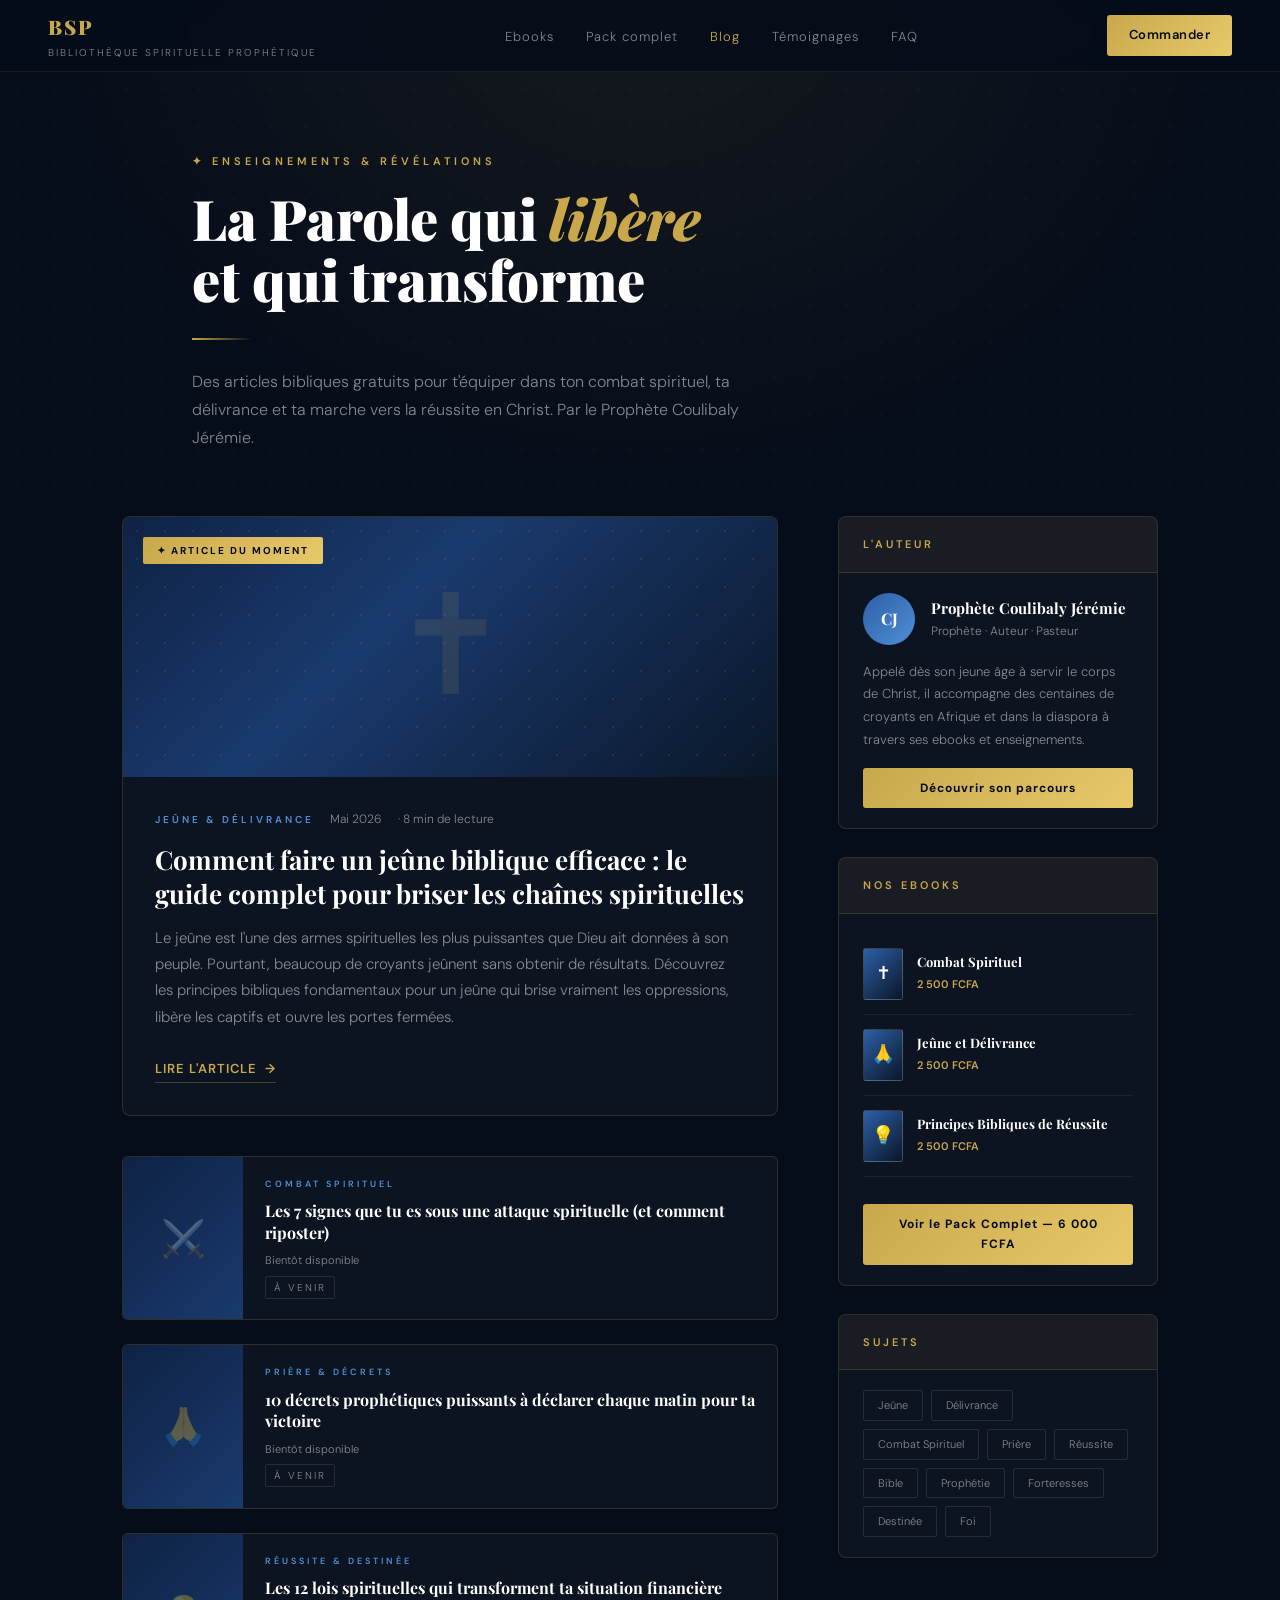
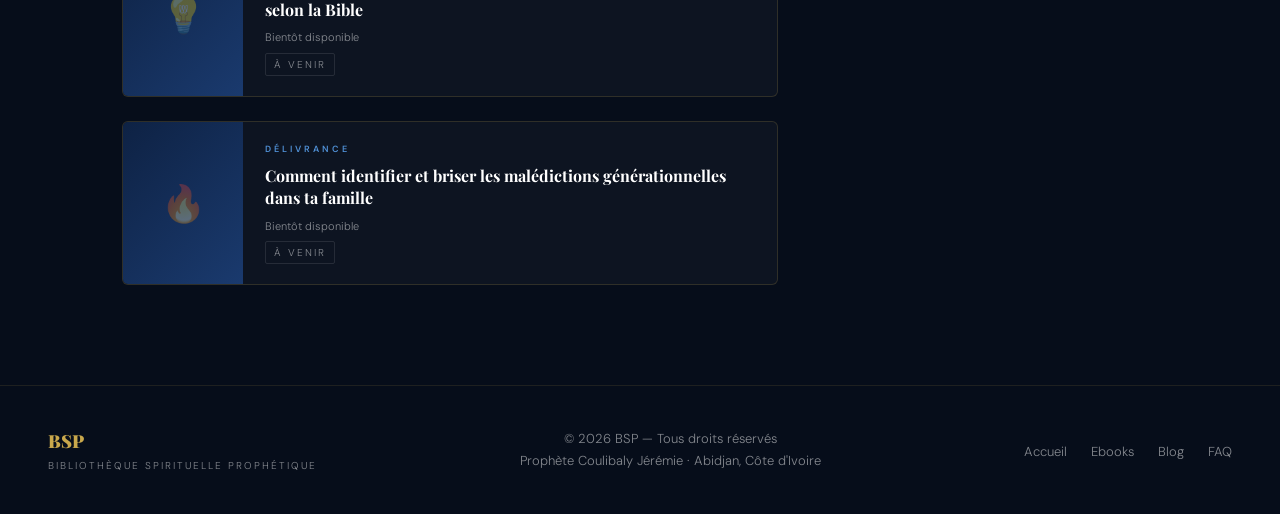
<file: blog.html>
<!doctype html>
<html lang="fr">
  <head>
    <meta charset="UTF-8" />
    <meta name="viewport" content="width=device-width, initial-scale=1.0" />

    <title>
      Blog Spirituel — Enseignements, Prières & Délivrance | BSP Prophète
      Coulibaly Jérémie
    </title>
    <meta
      name="description"
      content="Articles bibliques gratuits par le Prophète Coulibaly Jérémie : combat spirituel, jeûne, délivrance, réussite chrétienne. Ressources spirituelles pour l'Afrique francophone."
    />
    <meta
      name="keywords"
      content="blog spirituel africain, enseignement biblique, combat spirituel, jeûne biblique, délivrance, prière puissante, Prophète Coulibaly Jérémie, chrétien Côte d'Ivoire, foi Afrique"
    />
    <meta name="author" content="Prophète Coulibaly Jérémie" />
    <meta name="robots" content="index, follow" />
    <link rel="canonical" href="https://bsp-ebooks.netlify.app/blog.html" />

    <meta property="og:type" content="website" />
    <meta
      property="og:url"
      content="https://bsp-ebooks.netlify.app/blog.html"
    />
    <meta
      property="og:title"
      content="Blog Spirituel BSP — Enseignements du Prophète Coulibaly Jérémie"
    />
    <meta
      property="og:description"
      content="Articles bibliques gratuits : combat spirituel, jeûne, délivrance, réussite en Christ. Pour les croyants d'Afrique et de la diaspora."
    />
    <meta
      property="og:image"
      content="https://bsp-ebooks.netlify.app/images/og-banner.webp"
    />
    <meta property="og:locale" content="fr_FR" />
    <meta
      property="og:site_name"
      content="BSP — Bibliothèque Spirituelle Prophétique"
    />

    <meta name="twitter:card" content="summary_large_image" />
    <meta
      name="twitter:title"
      content="Blog Spirituel BSP — Prophète Coulibaly Jérémie"
    />
    <meta
      name="twitter:image"
      content="https://bsp-ebooks.netlify.app/images/og-banner.webp"
    />

    <script type="application/ld+json">
      {
        "@context": "https://schema.org",
        "@type": "Blog",
        "url": "https://bsp-ebooks.netlify.app/blog.html",
        "name": "Blog BSP — Enseignements Spirituels",
        "description": "Articles bibliques gratuits par le Prophète Coulibaly Jérémie",
        "publisher": {
          "@type": "Person",
          "name": "Prophète Coulibaly Jérémie",
          "url": "https://bsp-ebooks.netlify.app/"
        },
        "inLanguage": "fr"
      }
    </script>

    <link
      rel="icon"
      href="data:image/svg+xml,<svg xmlns='http://www.w3.org/2000/svg' viewBox='0 0 100 100'><text y='.9em' font-size='90'>✝️</text></svg>"
    />
    <link rel="preconnect" href="https://fonts.googleapis.com" />
    <link rel="preconnect" href="https://fonts.gstatic.com" crossorigin />
    <link
      href="https://fonts.googleapis.com/css2?family=Playfair+Display:ital,wght@0,400;0,600;0,700;0,900;1,400;1,700&family=DM+Sans:ital,wght@0,300;0,400;0,500;0,600;1,300&display=swap"
      rel="stylesheet"
    />

    <style>
      :root {
        --navy: #0a1628;
        --dark: #060d1a;
        --mid: #2d5fa8;
        --sky: #4f8fd4;
        --gold: #c9a84c;
        --gold2: #e8c96a;
        --white: #ffffff;
        --muted: rgba(255, 255, 255, 0.5);
        --card-bg: rgba(255, 255, 255, 0.03);
        --border: rgba(201, 168, 76, 0.18);
      }

      *,
      *::before,
      *::after {
        margin: 0;
        padding: 0;
        box-sizing: border-box;
      }

      html {
        scroll-behavior: smooth;
      }

      body {
        background: var(--dark);
        color: var(--white);
        font-family: "DM Sans", sans-serif;
        font-weight: 300;
        line-height: 1.7;
        overflow-x: hidden;
      }

      /* ── NAV ── */
      nav {
        position: fixed;
        top: 0;
        left: 0;
        right: 0;
        z-index: 100;
        display: flex;
        align-items: center;
        justify-content: space-between;
        padding: 0 48px;
        height: 72px;
        background: rgba(6, 13, 26, 0.9);
        backdrop-filter: blur(12px);
        border-bottom: 1px solid rgba(201, 168, 76, 0.1);
      }
      .nav-logo {
        text-decoration: none;
        display: flex;
        flex-direction: column;
      }
      .nav-logo-main {
        font-family: "Playfair Display", serif;
        font-weight: 900;
        font-size: 20px;
        color: var(--gold);
        letter-spacing: 2px;
      }
      .nav-logo-sub {
        font-size: 10px;
        color: var(--muted);
        letter-spacing: 2px;
        text-transform: uppercase;
      }
      .nav-links {
        display: flex;
        gap: 32px;
        list-style: none;
      }
      .nav-links a {
        text-decoration: none;
        color: var(--muted);
        font-size: 13px;
        letter-spacing: 1px;
        transition: color 0.25s;
      }
      .nav-links a:hover,
      .nav-links a.active {
        color: var(--gold);
      }
      .nav-cta {
        text-decoration: none;
        color: var(--dark);
        background: linear-gradient(135deg, var(--gold), var(--gold2));
        padding: 9px 22px;
        font-size: 13px;
        font-weight: 600;
        border-radius: 3px;
        letter-spacing: 0.5px;
        transition: opacity 0.25s;
      }
      .nav-cta:hover {
        opacity: 0.85;
      }

      /* ── HERO BLOG ── */
      .blog-hero {
        padding-top: 72px;
        position: relative;
        overflow: hidden;
      }
      .blog-hero-inner {
        max-width: 960px;
        margin: 0 auto;
        padding: 80px 32px 64px;
        position: relative;
        z-index: 2;
      }
      .blog-hero-bg {
        position: absolute;
        inset: 0;
        background: radial-gradient(
          ellipse at 50% 0%,
          rgba(201, 168, 76, 0.08) 0%,
          transparent 65%
        );
      }
      .dots-bg {
        position: absolute;
        inset: 0;
        background-image: radial-gradient(
          circle,
          rgba(201, 168, 76, 0.1) 1px,
          transparent 1px
        );
        background-size: 36px 36px;
        opacity: 0.5;
      }
      .blog-eyebrow {
        font-size: 11px;
        font-weight: 600;
        color: var(--gold);
        letter-spacing: 4px;
        text-transform: uppercase;
        margin-bottom: 16px;
      }
      .blog-hero-title {
        font-family: "Playfair Display", serif;
        font-size: clamp(36px, 5vw, 56px);
        font-weight: 900;
        line-height: 1.1;
        margin-bottom: 20px;
      }
      .blog-hero-title em {
        font-style: italic;
        color: var(--gold);
      }
      .blog-hero-desc {
        font-size: 16px;
        color: var(--muted);
        max-width: 560px;
        line-height: 1.75;
      }
      .hero-divider {
        width: 60px;
        height: 2px;
        background: linear-gradient(to right, var(--gold), transparent);
        margin: 28px 0;
      }

      /* ── CONTENU PRINCIPAL ── */
      .blog-container {
        max-width: 1100px;
        margin: 0 auto;
        padding: 0 32px 100px;
        display: grid;
        grid-template-columns: 1fr 320px;
        gap: 60px;
        align-items: start;
      }

      /* ── ARTICLE FEATURED (grand) ── */
      .featured-article {
        border: 1px solid var(--border);
        border-radius: 8px;
        overflow: hidden;
        background: var(--card-bg);
        transition:
          border-color 0.3s,
          transform 0.3s;
        text-decoration: none;
        color: inherit;
        display: block;
        margin-bottom: 40px;
      }
      .featured-article:hover {
        border-color: rgba(201, 168, 76, 0.45);
        transform: translateY(-3px);
      }
      .featured-thumb {
        height: 260px;
        background: linear-gradient(
          135deg,
          #0e2244 0%,
          #1a3a6e 40%,
          #0a1628 100%
        );
        position: relative;
        overflow: hidden;
        display: flex;
        align-items: center;
        justify-content: center;
      }
      .featured-thumb-pattern {
        position: absolute;
        inset: 0;
        background-image: radial-gradient(
          circle,
          rgba(201, 168, 76, 0.12) 1px,
          transparent 1px
        );
        background-size: 28px 28px;
      }
      .featured-thumb-cross {
        font-size: 140px;
        color: rgba(201, 168, 76, 0.12);
        font-family: Georgia, serif;
        line-height: 1;
        position: relative;
        z-index: 1;
      }
      .featured-thumb-badge {
        position: absolute;
        top: 20px;
        left: 20px;
        background: linear-gradient(135deg, var(--gold), var(--gold2));
        color: var(--dark);
        font-size: 10px;
        font-weight: 700;
        letter-spacing: 2px;
        text-transform: uppercase;
        padding: 5px 14px;
        border-radius: 2px;
      }
      .featured-body {
        padding: 32px;
      }
      .article-meta {
        display: flex;
        align-items: center;
        gap: 16px;
        margin-bottom: 14px;
      }
      .article-cat {
        font-size: 10px;
        font-weight: 600;
        color: var(--sky);
        letter-spacing: 3px;
        text-transform: uppercase;
      }
      .article-date {
        font-size: 12px;
        color: var(--muted);
      }
      .article-read {
        font-size: 12px;
        color: var(--muted);
      }
      .featured-title {
        font-family: "Playfair Display", serif;
        font-size: 26px;
        font-weight: 700;
        line-height: 1.3;
        margin-bottom: 14px;
        color: var(--white);
      }
      .featured-title:hover {
        color: var(--gold);
      }
      .featured-excerpt {
        font-size: 15px;
        color: var(--muted);
        line-height: 1.75;
        margin-bottom: 24px;
      }
      .read-more {
        display: inline-flex;
        align-items: center;
        gap: 8px;
        font-size: 13px;
        font-weight: 600;
        color: var(--gold);
        letter-spacing: 1px;
        text-transform: uppercase;
        text-decoration: none;
        border-bottom: 1px solid rgba(201, 168, 76, 0.3);
        padding-bottom: 2px;
        transition:
          border-color 0.25s,
          gap 0.25s;
      }
      .read-more:hover {
        border-color: var(--gold);
        gap: 12px;
      }

      /* ── ARTICLES SECONDAIRES ── */
      .articles-grid {
        display: flex;
        flex-direction: column;
        gap: 24px;
      }
      .article-card {
        border: 1px solid var(--border);
        border-radius: 6px;
        overflow: hidden;
        background: var(--card-bg);
        display: grid;
        grid-template-columns: 120px 1fr;
        transition:
          border-color 0.3s,
          transform 0.3s;
        text-decoration: none;
        color: inherit;
      }
      .article-card:hover {
        border-color: rgba(201, 168, 76, 0.4);
        transform: translateX(4px);
      }
      .card-thumb {
        background: linear-gradient(135deg, #0e2244, #1a3a6e);
        display: flex;
        align-items: center;
        justify-content: center;
        font-size: 36px;
        color: rgba(201, 168, 76, 0.3);
      }
      .card-body {
        padding: 20px 22px;
      }
      .card-cat {
        font-size: 9px;
        font-weight: 600;
        color: var(--sky);
        letter-spacing: 3px;
        text-transform: uppercase;
        margin-bottom: 8px;
      }
      .card-title {
        font-family: "Playfair Display", serif;
        font-size: 16px;
        font-weight: 700;
        line-height: 1.35;
        margin-bottom: 8px;
      }
      .card-date {
        font-size: 11px;
        color: var(--muted);
      }

      /* Articles à venir (placeholder) */
      .coming-soon {
        opacity: 0.45;
        cursor: default;
        pointer-events: none;
      }
      .coming-badge {
        font-size: 10px;
        color: var(--muted);
        letter-spacing: 2px;
        text-transform: uppercase;
        border: 1px solid rgba(255, 255, 255, 0.1);
        padding: 2px 8px;
        border-radius: 2px;
        display: inline-block;
        margin-top: 6px;
      }

      /* ── SIDEBAR ── */
      .sidebar {
        position: sticky;
        top: 90px;
      }

      .sidebar-block {
        border: 1px solid var(--border);
        border-radius: 8px;
        overflow: hidden;
        background: var(--card-bg);
        margin-bottom: 28px;
      }
      .sidebar-head {
        padding: 18px 24px;
        background: rgba(201, 168, 76, 0.06);
        border-bottom: 1px solid var(--border);
        font-size: 11px;
        font-weight: 600;
        color: var(--gold);
        letter-spacing: 3px;
        text-transform: uppercase;
      }
      .sidebar-body {
        padding: 20px 24px;
      }

      /* À propos */
      .author-mini {
        display: flex;
        align-items: center;
        gap: 16px;
        margin-bottom: 16px;
      }
      .author-avatar-mini {
        width: 52px;
        height: 52px;
        border-radius: 50%;
        background: linear-gradient(135deg, var(--mid), var(--sky));
        display: flex;
        align-items: center;
        justify-content: center;
        font-family: "Playfair Display", serif;
        font-size: 16px;
        font-weight: 700;
        color: var(--white);
        flex-shrink: 0;
      }
      .author-mini-name {
        font-family: "Playfair Display", serif;
        font-size: 15px;
        font-weight: 700;
      }
      .author-mini-role {
        font-size: 12px;
        color: var(--muted);
      }
      .sidebar-text {
        font-size: 13px;
        color: var(--muted);
        line-height: 1.75;
        margin-bottom: 16px;
      }
      .sidebar-cta {
        display: block;
        text-align: center;
        text-decoration: none;
        background: linear-gradient(135deg, var(--gold), var(--gold2));
        color: var(--dark);
        font-size: 12px;
        font-weight: 700;
        letter-spacing: 1px;
        padding: 10px 20px;
        border-radius: 3px;
        transition: opacity 0.25s;
      }
      .sidebar-cta:hover {
        opacity: 0.85;
      }

      /* Tags */
      .tags-list {
        display: flex;
        flex-wrap: wrap;
        gap: 8px;
      }
      .tag-pill {
        padding: 5px 14px;
        border-radius: 2px;
        font-size: 11px;
        color: var(--muted);
        border: 1px solid rgba(255, 255, 255, 0.1);
        text-decoration: none;
        transition:
          border-color 0.25s,
          color 0.25s;
      }
      .tag-pill:hover {
        border-color: var(--gold);
        color: var(--gold);
      }

      /* Ebooks promo sidebar */
      .promo-book {
        display: flex;
        align-items: center;
        gap: 14px;
        padding: 14px 0;
        border-bottom: 1px solid rgba(255, 255, 255, 0.06);
        text-decoration: none;
        color: inherit;
        transition: color 0.25s;
      }
      .promo-book:last-child {
        border-bottom: none;
        padding-bottom: 0;
      }
      .promo-book:hover .promo-book-title {
        color: var(--gold);
      }
      .promo-book-icon {
        width: 40px;
        height: 52px;
        border-radius: 3px;
        background: linear-gradient(135deg, var(--mid), var(--navy));
        display: flex;
        align-items: center;
        justify-content: center;
        font-size: 18px;
        flex-shrink: 0;
        border: 1px solid rgba(201, 168, 76, 0.2);
      }
      .promo-book-title {
        font-family: "Playfair Display", serif;
        font-size: 13px;
        font-weight: 700;
        line-height: 1.3;
        margin-bottom: 4px;
        transition: color 0.25s;
      }
      .promo-book-price {
        font-size: 11px;
        color: var(--gold);
        font-weight: 600;
      }

      /* ── FOOTER ── */
      footer {
        border-top: 1px solid rgba(201, 168, 76, 0.12);
        padding: 40px 48px;
        display: flex;
        align-items: center;
        justify-content: space-between;
        flex-wrap: wrap;
        gap: 20px;
      }
      .footer-logo-main {
        font-family: "Playfair Display", serif;
        font-weight: 900;
        font-size: 18px;
        color: var(--gold);
      }
      .footer-logo-sub {
        font-size: 10px;
        color: var(--muted);
        letter-spacing: 2px;
        text-transform: uppercase;
        display: block;
      }
      .footer-text {
        font-size: 13px;
        color: var(--muted);
        text-align: center;
        line-height: 1.7;
      }
      .footer-links {
        display: flex;
        gap: 24px;
        list-style: none;
      }
      .footer-links a {
        text-decoration: none;
        color: var(--muted);
        font-size: 13px;
        transition: color 0.25s;
      }
      .footer-links a:hover {
        color: var(--gold);
      }

      /* ── ANIMATIONS ── */
      .reveal {
        opacity: 0;
        transform: translateY(24px);
        transition:
          opacity 0.6s ease,
          transform 0.6s ease;
      }
      .reveal.visible {
        opacity: 1;
        transform: none;
      }

      @media (max-width: 900px) {
        nav {
          padding: 0 24px;
        }
        .nav-links,
        .nav-cta {
          display: none;
        }
        .blog-container {
          grid-template-columns: 1fr;
        }
        .sidebar {
          position: static;
        }
        footer {
          flex-direction: column;
          align-items: flex-start;
        }
      }
    </style>
  </head>
  <body>
    <!-- ═══ NAV ═══ -->
    <nav>
      <a href="index.html" class="nav-logo">
        <span class="nav-logo-main">BSP</span>
        <span class="nav-logo-sub">Bibliothèque Spirituelle Prophétique</span>
      </a>
      <ul class="nav-links">
        <li><a href="index.html#ebooks">Ebooks</a></li>
        <li><a href="index.html#bundle">Pack complet</a></li>
        <li><a href="blog.html" class="active">Blog</a></li>
        <li><a href="index.html#testimonials">Témoignages</a></li>
        <li><a href="index.html#faq">FAQ</a></li>
      </ul>
      <a
        href="https://wa.me/2250749907695?text=Bonjour%20Proph%C3%A8te%20!%20Je%20suis%20int%C3%A9ress%C3%A9(e)%20par%20vos%20ebooks."
        target="_blank"
        class="nav-cta"
        >Commander</a
      >
    </nav>

    <!-- ═══ HERO ═══ -->
    <section class="blog-hero">
      <div class="blog-hero-bg"></div>
      <div class="dots-bg"></div>
      <div class="blog-hero-inner">
        <div class="blog-eyebrow reveal">✦ Enseignements &amp; Révélations</div>
        <h1 class="blog-hero-title reveal">
          La Parole qui <em>libère</em><br />et qui transforme
        </h1>
        <div class="hero-divider reveal"></div>
        <p class="blog-hero-desc reveal">
          Des articles bibliques gratuits pour t'équiper dans ton combat
          spirituel, ta délivrance et ta marche vers la réussite en Christ. Par
          le Prophète Coulibaly Jérémie.
        </p>
      </div>
    </section>

    <!-- ═══ BLOG CONTENT ═══ -->
    <div class="blog-container">
      <!-- ARTICLES -->
      <main>
        <!-- Article vedette -->
        <a
          href="articles/comment-faire-un-jeune-biblique.html"
          class="featured-article reveal"
        >
          <div class="featured-thumb">
            <div class="featured-thumb-pattern"></div>
            <div class="featured-thumb-cross">✝</div>
            <div class="featured-thumb-badge">✦ Article du moment</div>
          </div>
          <div class="featured-body">
            <div class="article-meta">
              <span class="article-cat">Jeûne &amp; Délivrance</span>
              <span class="article-date">Mai 2026</span>
              <span class="article-read">· 8 min de lecture</span>
            </div>
            <h2 class="featured-title">
              Comment faire un jeûne biblique efficace : le guide complet pour
              briser les chaînes spirituelles
            </h2>
            <p class="featured-excerpt">
              Le jeûne est l'une des armes spirituelles les plus puissantes que
              Dieu ait données à son peuple. Pourtant, beaucoup de croyants
              jeûnent sans obtenir de résultats. Découvrez les principes
              bibliques fondamentaux pour un jeûne qui brise vraiment les
              oppressions, libère les captifs et ouvre les portes fermées.
            </p>
            <span class="read-more">Lire l'article <span>→</span></span>
          </div>
        </a>

        <!-- Articles secondaires -->
        <div class="articles-grid">
          <a href="#" class="article-card coming-soon reveal">
            <div class="card-thumb">⚔️</div>
            <div class="card-body">
              <div class="card-cat">Combat Spirituel</div>
              <div class="card-title">
                Les 7 signes que tu es sous une attaque spirituelle (et comment
                riposter)
              </div>
              <div class="card-date">Bientôt disponible</div>
              <span class="coming-badge">À venir</span>
            </div>
          </a>

          <a href="#" class="article-card coming-soon reveal">
            <div class="card-thumb">🙏</div>
            <div class="card-body">
              <div class="card-cat">Prière &amp; Décrets</div>
              <div class="card-title">
                10 décrets prophétiques puissants à déclarer chaque matin pour
                ta victoire
              </div>
              <div class="card-date">Bientôt disponible</div>
              <span class="coming-badge">À venir</span>
            </div>
          </a>

          <a href="#" class="article-card coming-soon reveal">
            <div class="card-thumb">💡</div>
            <div class="card-body">
              <div class="card-cat">Réussite &amp; Destinée</div>
              <div class="card-title">
                Les 12 lois spirituelles qui transforment ta situation
                financière selon la Bible
              </div>
              <div class="card-date">Bientôt disponible</div>
              <span class="coming-badge">À venir</span>
            </div>
          </a>

          <a href="#" class="article-card coming-soon reveal">
            <div class="card-thumb">🔥</div>
            <div class="card-body">
              <div class="card-cat">Délivrance</div>
              <div class="card-title">
                Comment identifier et briser les malédictions générationnelles
                dans ta famille
              </div>
              <div class="card-date">Bientôt disponible</div>
              <span class="coming-badge">À venir</span>
            </div>
          </a>
        </div>
      </main>

      <!-- SIDEBAR -->
      <aside class="sidebar">
        <!-- À propos -->
        <div class="sidebar-block reveal">
          <div class="sidebar-head">L'auteur</div>
          <div class="sidebar-body">
            <div class="author-mini">
              <div class="author-avatar-mini">CJ</div>
              <div>
                <div class="author-mini-name">Prophète Coulibaly Jérémie</div>
                <div class="author-mini-role">Prophète · Auteur · Pasteur</div>
              </div>
            </div>
            <p class="sidebar-text">
              Appelé dès son jeune âge à servir le corps de Christ, il
              accompagne des centaines de croyants en Afrique et dans la
              diaspora à travers ses ebooks et enseignements.
            </p>
            <a href="index.html#about" class="sidebar-cta"
              >Découvrir son parcours</a
            >
          </div>
        </div>

        <!-- Ebooks promo -->
        <div class="sidebar-block reveal">
          <div class="sidebar-head">Nos ebooks</div>
          <div class="sidebar-body">
            <a href="index.html#ebooks" class="promo-book">
              <div class="promo-book-icon">✝</div>
              <div>
                <div class="promo-book-title">Combat Spirituel</div>
                <div class="promo-book-price">2 500 FCFA</div>
              </div>
            </a>
            <a href="index.html#ebooks" class="promo-book">
              <div class="promo-book-icon">🙏</div>
              <div>
                <div class="promo-book-title">Jeûne et Délivrance</div>
                <div class="promo-book-price">2 500 FCFA</div>
              </div>
            </a>
            <a href="index.html#ebooks" class="promo-book">
              <div class="promo-book-icon">💡</div>
              <div>
                <div class="promo-book-title">
                  Principes Bibliques de Réussite
                </div>
                <div class="promo-book-price">2 500 FCFA</div>
              </div>
            </a>
            <br />
            <a href="index.html#bundle" class="sidebar-cta"
              >Voir le Pack Complet — 6 000 FCFA</a
            >
          </div>
        </div>

        <!-- Tags -->
        <div class="sidebar-block reveal">
          <div class="sidebar-head">Sujets</div>
          <div class="sidebar-body">
            <div class="tags-list">
              <a href="#" class="tag-pill">Jeûne</a>
              <a href="#" class="tag-pill">Délivrance</a>
              <a href="#" class="tag-pill">Combat Spirituel</a>
              <a href="#" class="tag-pill">Prière</a>
              <a href="#" class="tag-pill">Réussite</a>
              <a href="#" class="tag-pill">Bible</a>
              <a href="#" class="tag-pill">Prophétie</a>
              <a href="#" class="tag-pill">Forteresses</a>
              <a href="#" class="tag-pill">Destinée</a>
              <a href="#" class="tag-pill">Foi</a>
            </div>
          </div>
        </div>

        <!-- WhatsApp CTA -->
        <div class="sidebar-block reveal">
          <div
            class="sidebar-body"
            style="text-align: center; padding: 28px 24px"
          >
            <div style="font-size: 28px; margin-bottom: 12px">💬</div>
            <div
              style="
                font-family: &quot;Playfair Display&quot;, serif;
                font-size: 16px;
                font-weight: 700;
                margin-bottom: 10px;
              "
            >
              Une question spirituelle ?
            </div>
            <p
              class="sidebar-text"
              style="text-align: center; margin-bottom: 18px"
            >
              Contacte le Prophète directement sur WhatsApp.
            </p>
            <a
              href="https://wa.me/2250749907695?text=Bonjour%20Proph%C3%A8te%20!%20J'ai%20une%20question%20spirituelle."
              target="_blank"
              class="sidebar-cta"
              style="
                background: linear-gradient(135deg, #25d366, #1ebe5d);
                color: #fff;
              "
            >
              Écrire sur WhatsApp
            </a>
          </div>
        </div>
      </aside>
    </div>

    <!-- ═══ FOOTER ═══ -->
    <footer>
      <div>
        <span class="footer-logo-main">BSP</span>
        <span class="footer-logo-sub"
          >Bibliothèque Spirituelle Prophétique</span
        >
      </div>
      <p class="footer-text">
        © 2026 BSP — Tous droits réservés<br />
        Prophète Coulibaly Jérémie · Abidjan, Côte d'Ivoire
      </p>
      <ul class="footer-links">
        <li><a href="index.html">Accueil</a></li>
        <li><a href="index.html#ebooks">Ebooks</a></li>
        <li><a href="blog.html">Blog</a></li>
        <li><a href="index.html#faq">FAQ</a></li>
      </ul>
    </footer>

    <script>
      // Reveal on scroll
      const reveals = document.querySelectorAll(".reveal");
      const observer = new IntersectionObserver(
        (entries) => {
          entries.forEach((e, i) => {
            if (e.isIntersecting) {
              setTimeout(() => e.target.classList.add("visible"), i * 80);
              observer.unobserve(e.target);
            }
          });
        },
        { threshold: 0.1 },
      );
      reveals.forEach((r) => observer.observe(r));
    </script>
  </body>
</html>
</file>
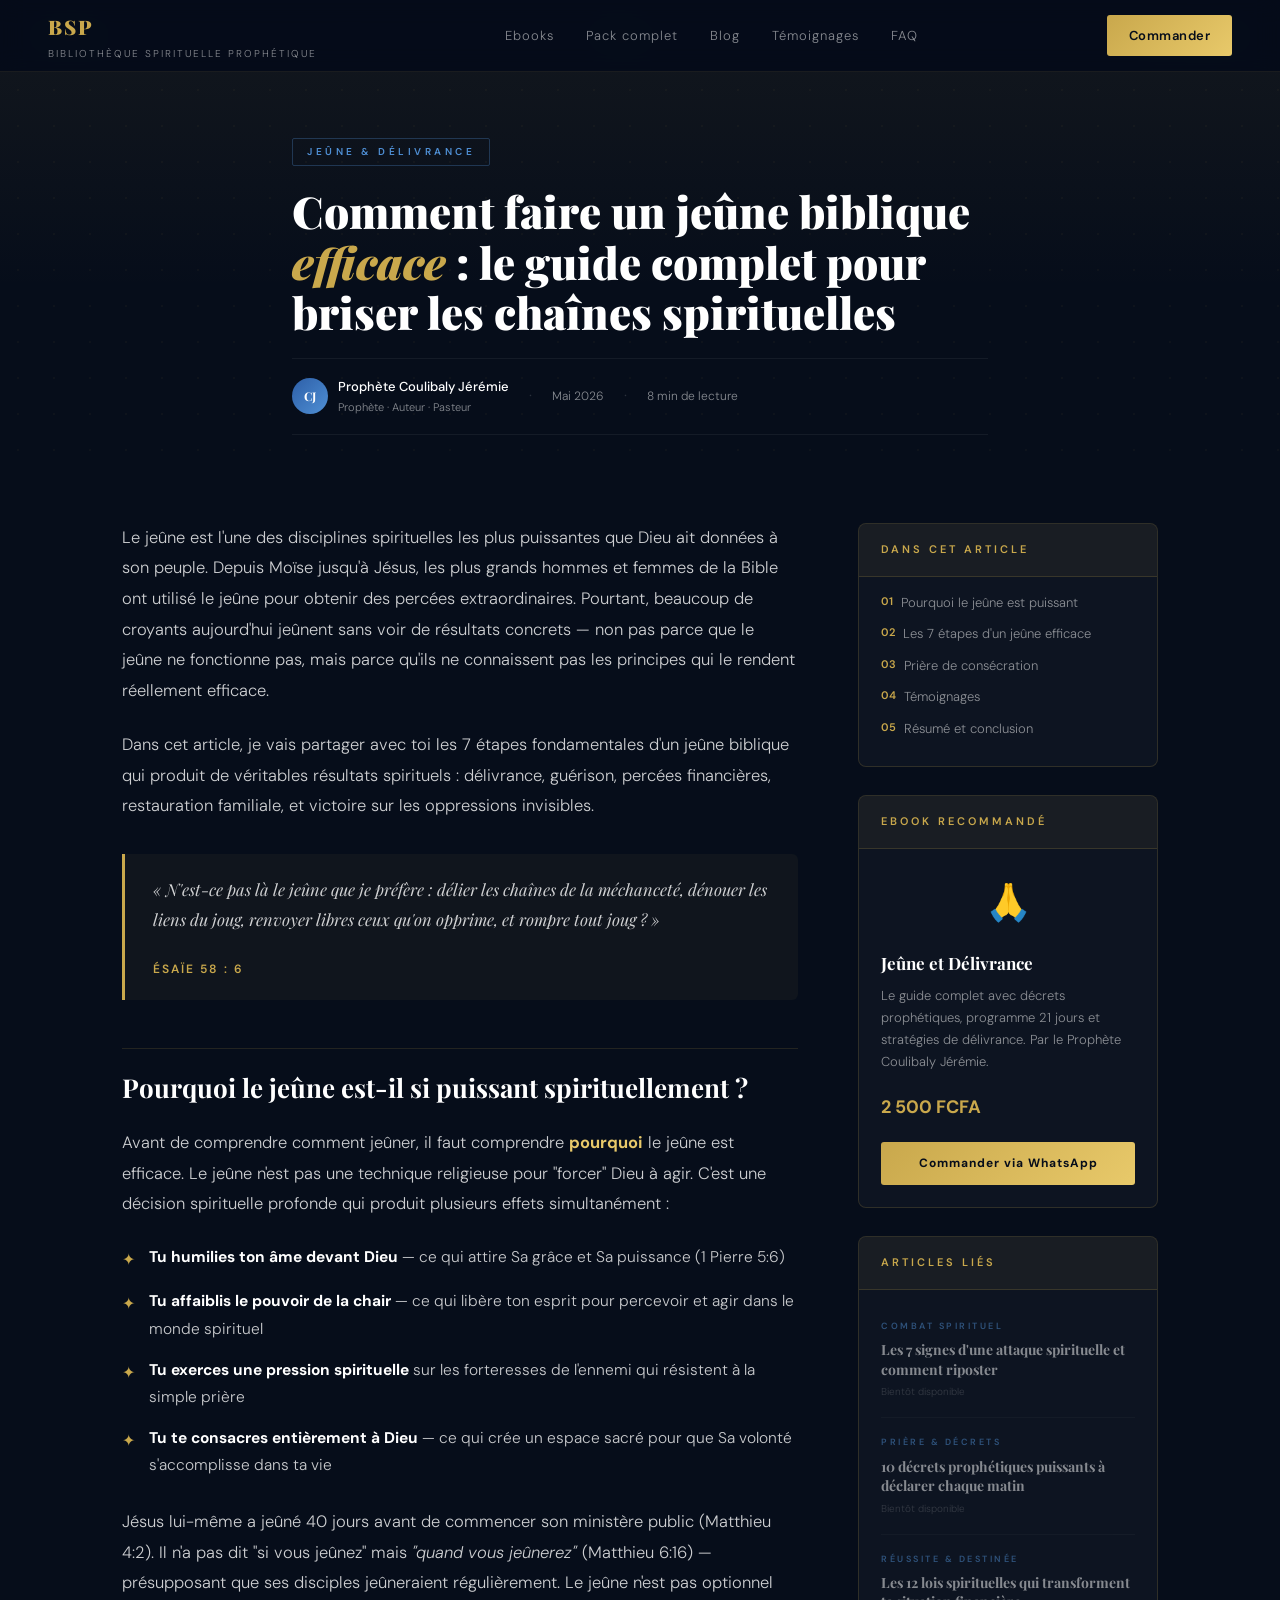
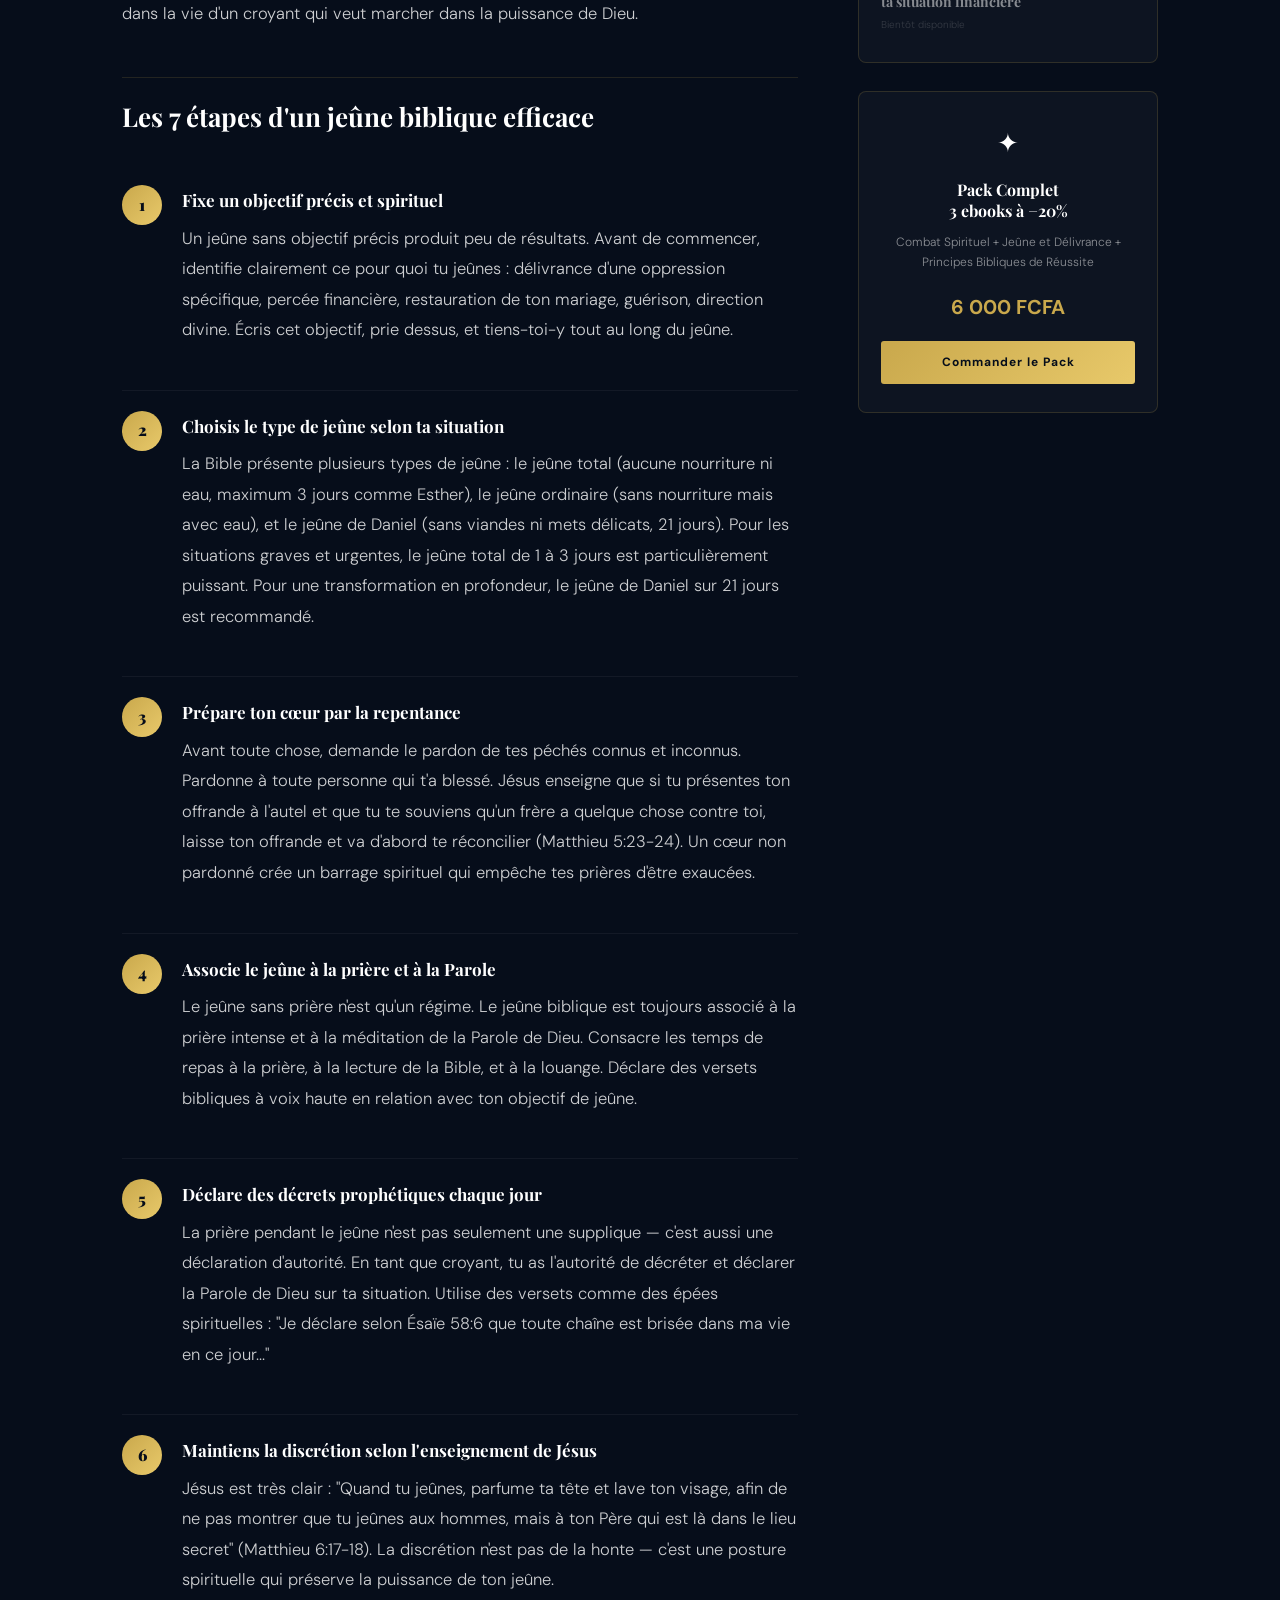
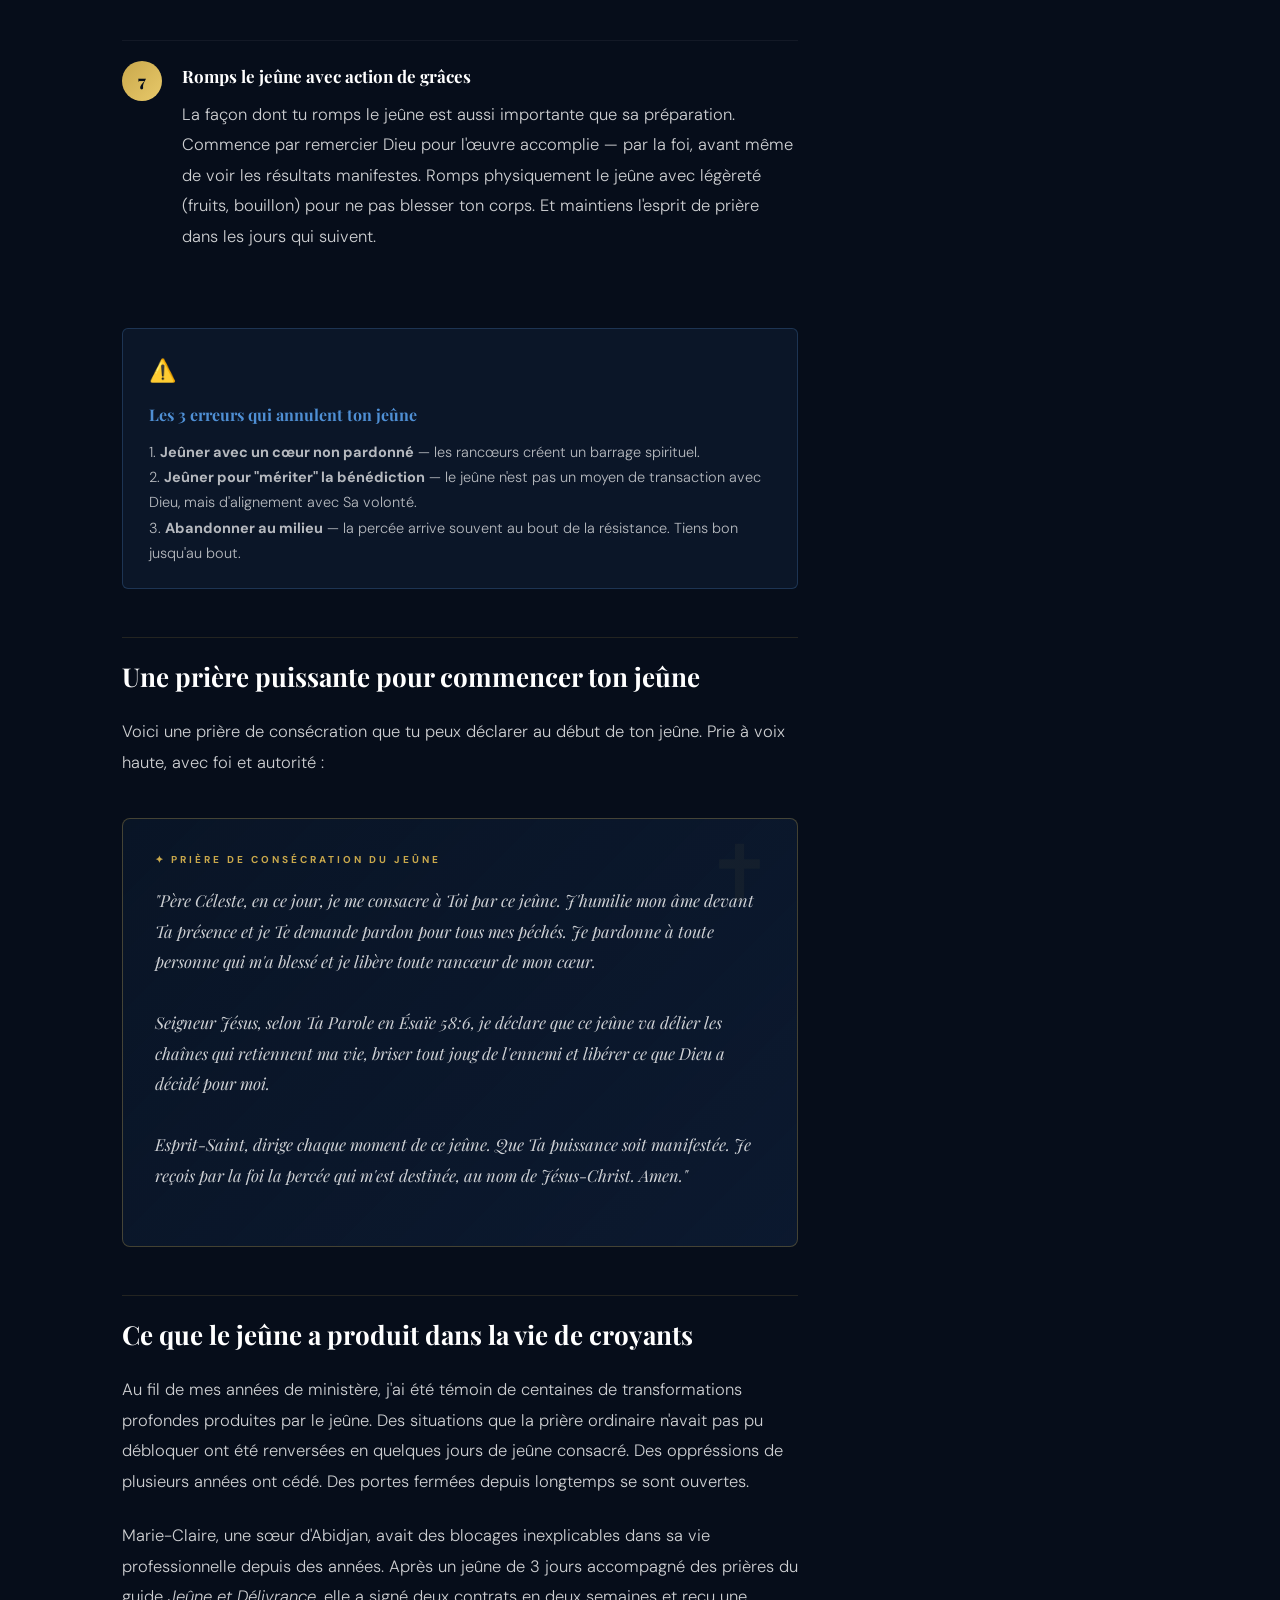
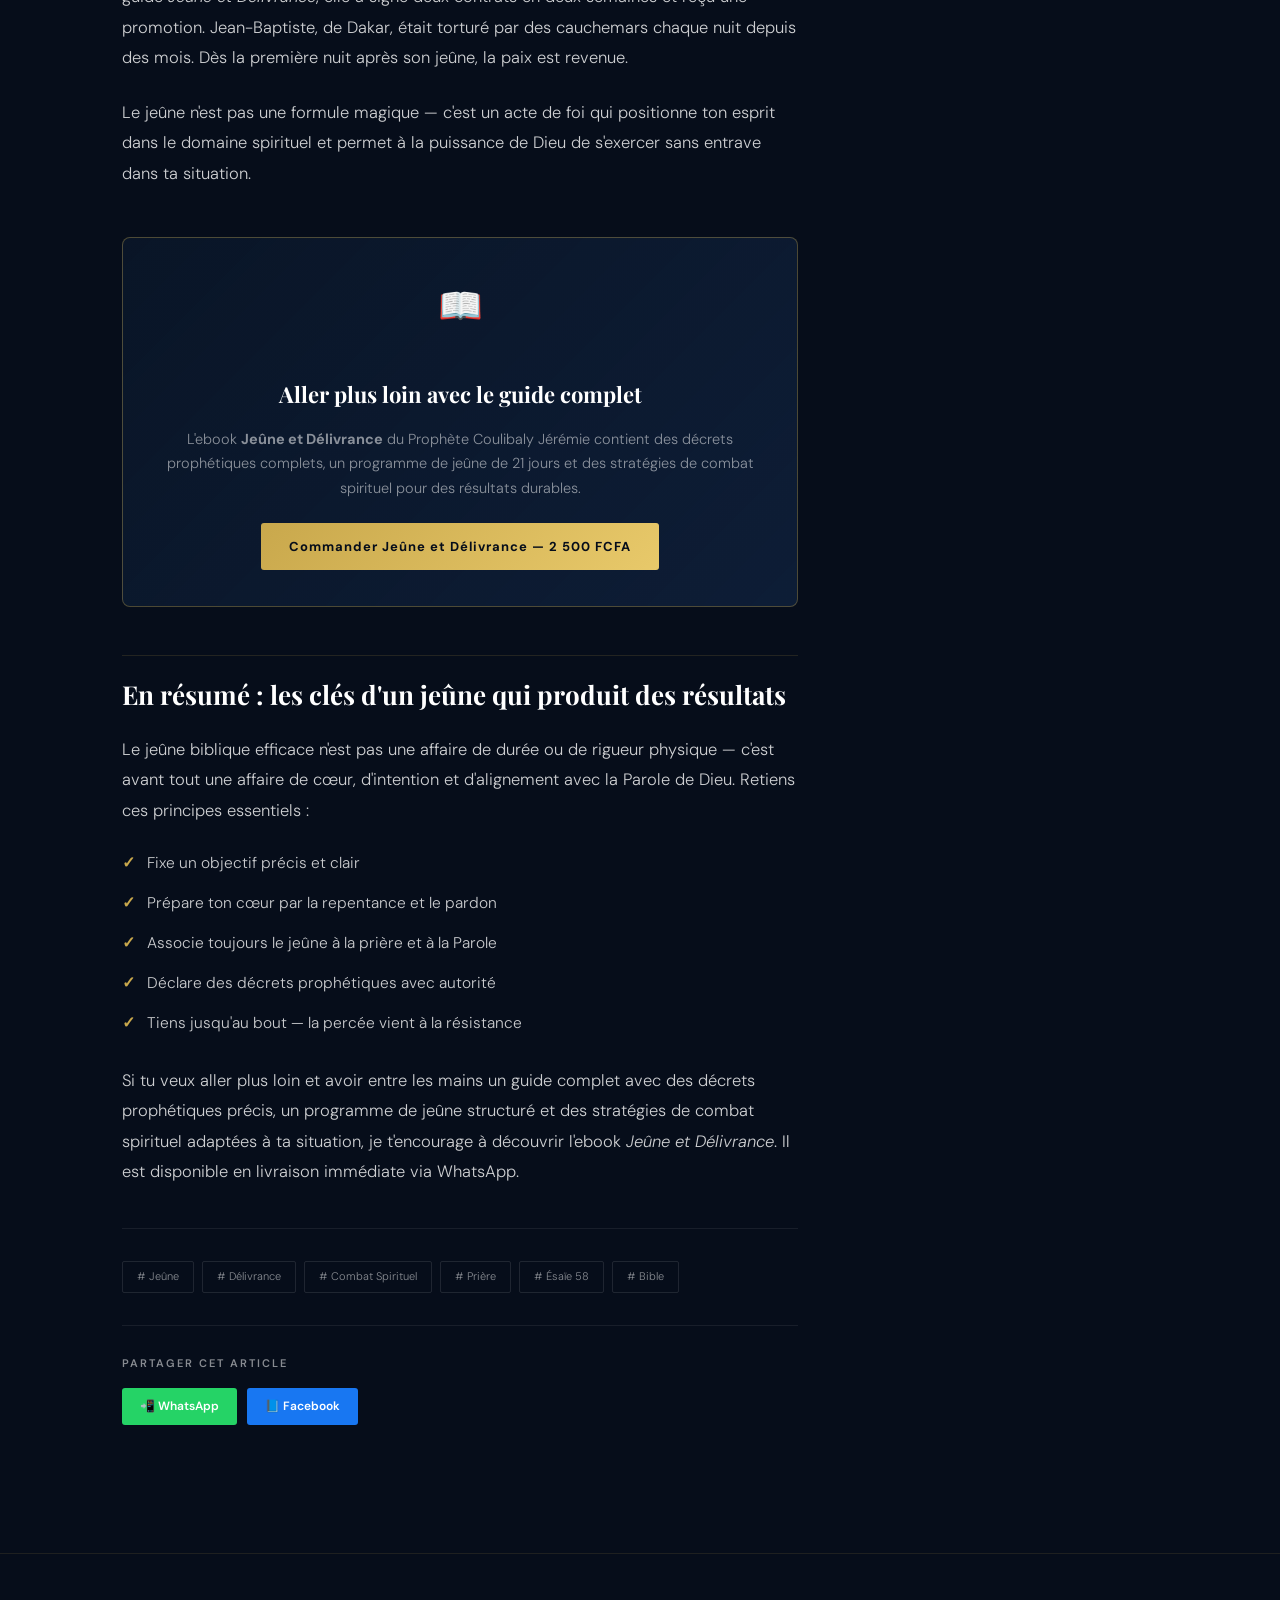
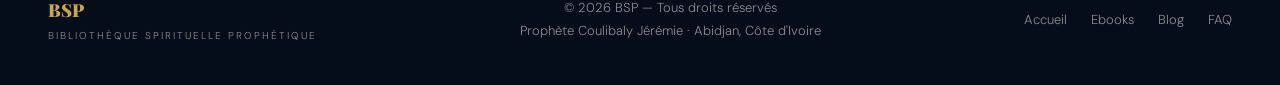
<file: articles/comment-faire-un-jeune-biblique.html>
<!doctype html>
<html lang="fr">
  <head>
    <meta charset="UTF-8" />
    <meta name="viewport" content="width=device-width, initial-scale=1.0" />

    <!-- ═══ SEO ═══ -->
    <title>
      Comment faire un jeûne biblique efficace : Guide complet pour briser les
      chaînes | BSP
    </title>
    <meta
      name="description"
      content="Découvrez comment faire un jeûne biblique vraiment efficace : les 7 étapes selon la Parole, les erreurs à éviter, les prières à déclarer. Guide du Prophète Coulibaly Jérémie."
    />
    <meta
      name="keywords"
      content="jeûne biblique efficace, comment jeûner Bible, jeûne délivrance spirituelle, jeûne chrétien Afrique, briser chaînes spirituelles, jeûne et prière, Prophète Coulibaly Jérémie, délivrance oppression, jeûne résultats"
    />
    <meta name="author" content="Prophète Coulibaly Jérémie" />
    <meta name="robots" content="index, follow" />
    <link
      rel="canonical"
      href="https://bsp-ebooks.netlify.app/articles/comment-faire-un-jeune-biblique.html"
    />

    <meta property="og:type" content="article" />
    <meta
      property="og:url"
      content="https://bsp-ebooks.netlify.app/articles/comment-faire-un-jeune-biblique.html"
    />
    <meta
      property="og:title"
      content="Comment faire un jeûne biblique efficace : le guide complet"
    />
    <meta
      property="og:description"
      content="Les 7 étapes d'un jeûne qui brise vraiment les chaînes spirituelles. Par le Prophète Coulibaly Jérémie — gratuit."
    />
    <meta
      property="og:image"
      content="https://bsp-ebooks.netlify.app/images/og-banner.webp"
    />
    <meta property="og:locale" content="fr_FR" />
    <meta
      property="og:site_name"
      content="BSP — Bibliothèque Spirituelle Prophétique"
    />
    <meta property="article:published_time" content="2025-05-01" />
    <meta property="article:author" content="Prophète Coulibaly Jérémie" />
    <meta property="article:section" content="Jeûne et Délivrance" />
    <meta
      property="article:tag"
      content="jeûne biblique, délivrance, combat spirituel"
    />

    <meta name="twitter:card" content="summary_large_image" />
    <meta
      name="twitter:title"
      content="Comment faire un jeûne biblique efficace — BSP"
    />
    <meta
      name="twitter:description"
      content="Le guide complet pour un jeûne qui brise les chaînes spirituelles. Par le Prophète Coulibaly Jérémie."
    />
    <meta
      name="twitter:image"
      content="https://bsp-ebooks.netlify.app/images/og-banner.webp"
    />

    <script type="application/ld+json">
      {
        "@context": "https://schema.org",
        "@type": "BlogPosting",
        "headline": "Comment faire un jeûne biblique efficace : le guide complet pour briser les chaînes spirituelles",
        "description": "Découvrez comment faire un jeûne biblique vraiment efficace : les 7 étapes selon la Parole, les erreurs à éviter, les prières à déclarer.",
        "url": "https://bsp-ebooks.netlify.app/articles/comment-faire-un-jeune-biblique.html",
        "datePublished": "2025-05-01",
        "dateModified": "2025-05-01",
        "author": {
          "@type": "Person",
          "name": "Prophète Coulibaly Jérémie",
          "url": "https://bsp-ebooks.netlify.app/"
        },
        "publisher": {
          "@type": "Organization",
          "name": "BSP — Bibliothèque Spirituelle Prophétique",
          "url": "https://bsp-ebooks.netlify.app/"
        },
        "image": "https://bsp-ebooks.netlify.app/images/og-banner.webp",
        "inLanguage": "fr",
        "keywords": "jeûne biblique, délivrance, combat spirituel, prière, Afrique",
        "articleSection": "Jeûne et Délivrance",
        "wordCount": "1800",
        "timeRequired": "PT8M"
      }
    </script>

    <link
      rel="icon"
      href="data:image/svg+xml,<svg xmlns='http://www.w3.org/2000/svg' viewBox='0 0 100 100'><text y='.9em' font-size='90'>✝️</text></svg>"
    />
    <link rel="preconnect" href="https://fonts.googleapis.com" />
    <link rel="preconnect" href="https://fonts.gstatic.com" crossorigin />
    <link
      href="https://fonts.googleapis.com/css2?family=Playfair+Display:ital,wght@0,400;0,600;0,700;0,900;1,400;1,700&family=DM+Sans:ital,wght@0,300;0,400;0,500;0,600;1,300&display=swap"
      rel="stylesheet"
    />

    <style>
      :root {
        --navy: #0a1628;
        --dark: #060d1a;
        --mid: #2d5fa8;
        --sky: #4f8fd4;
        --gold: #c9a84c;
        --gold2: #e8c96a;
        --white: #ffffff;
        --muted: rgba(255, 255, 255, 0.52);
        --border: rgba(201, 168, 76, 0.18);
      }

      *,
      *::before,
      *::after {
        margin: 0;
        padding: 0;
        box-sizing: border-box;
      }
      html {
        scroll-behavior: smooth;
      }

      body {
        background: var(--dark);
        color: var(--white);
        font-family: "DM Sans", sans-serif;
        font-weight: 300;
        line-height: 1.8;
        overflow-x: hidden;
      }

      /* NAV */
      nav {
        position: fixed;
        top: 0;
        left: 0;
        right: 0;
        z-index: 100;
        display: flex;
        align-items: center;
        justify-content: space-between;
        padding: 0 48px;
        height: 72px;
        background: rgba(6, 13, 26, 0.92);
        backdrop-filter: blur(12px);
        border-bottom: 1px solid rgba(201, 168, 76, 0.1);
      }
      .nav-logo {
        text-decoration: none;
        display: flex;
        flex-direction: column;
      }
      .nav-logo-main {
        font-family: "Playfair Display", serif;
        font-weight: 900;
        font-size: 20px;
        color: var(--gold);
        letter-spacing: 2px;
      }
      .nav-logo-sub {
        font-size: 10px;
        color: var(--muted);
        letter-spacing: 2px;
        text-transform: uppercase;
      }
      .nav-links {
        display: flex;
        gap: 32px;
        list-style: none;
      }
      .nav-links a {
        text-decoration: none;
        color: var(--muted);
        font-size: 13px;
        letter-spacing: 1px;
        transition: color 0.25s;
      }
      .nav-links a:hover {
        color: var(--gold);
      }
      .nav-cta {
        text-decoration: none;
        color: var(--dark);
        background: linear-gradient(135deg, var(--gold), var(--gold2));
        padding: 9px 22px;
        font-size: 13px;
        font-weight: 600;
        border-radius: 3px;
        letter-spacing: 0.5px;
        transition: opacity 0.25s;
      }
      .nav-cta:hover {
        opacity: 0.85;
      }

      /* HERO ARTICLE */
      .article-hero {
        padding-top: 72px;
        position: relative;
        overflow: hidden;
      }
      .article-hero-bg {
        position: absolute;
        inset: 0;
        background: linear-gradient(
          180deg,
          rgba(201, 168, 76, 0.07) 0%,
          transparent 60%
        );
      }
      .dots-bg {
        position: absolute;
        inset: 0;
        background-image: radial-gradient(
          circle,
          rgba(201, 168, 76, 0.1) 1px,
          transparent 1px
        );
        background-size: 36px 36px;
        opacity: 0.4;
      }
      .article-hero-inner {
        max-width: 760px;
        margin: 0 auto;
        padding: 64px 32px 48px;
        position: relative;
        z-index: 2;
      }
      .breadcrumb {
        display: flex;
        align-items: center;
        gap: 8px;
        margin-bottom: 24px;
        font-size: 12px;
        color: var(--muted);
      }
      .breadcrumb a {
        text-decoration: none;
        color: var(--muted);
        transition: color 0.25s;
      }
      .breadcrumb a:hover {
        color: var(--gold);
      }
      .breadcrumb-sep {
        opacity: 0.4;
      }
      .breadcrumb-current {
        color: var(--sky);
      }

      .article-cat-badge {
        display: inline-block;
        font-size: 10px;
        font-weight: 600;
        color: var(--sky);
        letter-spacing: 3.5px;
        text-transform: uppercase;
        border: 1px solid rgba(79, 143, 212, 0.3);
        padding: 4px 14px;
        border-radius: 2px;
        margin-bottom: 20px;
      }

      h1.article-title {
        font-family: "Playfair Display", serif;
        font-size: clamp(28px, 4vw, 44px);
        font-weight: 900;
        line-height: 1.15;
        margin-bottom: 20px;
      }
      h1.article-title em {
        font-style: italic;
        color: var(--gold);
      }

      .article-meta-bar {
        display: flex;
        align-items: center;
        gap: 20px;
        flex-wrap: wrap;
        padding: 16px 0;
        border-top: 1px solid rgba(255, 255, 255, 0.06);
        border-bottom: 1px solid rgba(255, 255, 255, 0.06);
        margin-bottom: 0;
      }
      .meta-author {
        display: flex;
        align-items: center;
        gap: 10px;
      }
      .meta-avatar {
        width: 36px;
        height: 36px;
        border-radius: 50%;
        background: linear-gradient(135deg, var(--mid), var(--sky));
        display: flex;
        align-items: center;
        justify-content: center;
        font-family: "Playfair Display", serif;
        font-size: 12px;
        font-weight: 700;
        color: var(--white);
      }
      .meta-author-name {
        font-size: 13px;
        font-weight: 500;
      }
      .meta-author-role {
        font-size: 11px;
        color: var(--muted);
      }
      .meta-sep {
        color: rgba(255, 255, 255, 0.15);
      }
      .meta-date,
      .meta-read {
        font-size: 12px;
        color: var(--muted);
      }

      /* LAYOUT 2 COLONNES */
      .article-layout {
        max-width: 1100px;
        margin: 0 auto;
        padding: 0 32px 100px;
        display: grid;
        grid-template-columns: 1fr 300px;
        gap: 60px;
        align-items: start;
      }

      /* CONTENU ARTICLE */
      .article-body {
        padding-top: 40px;
      }

      .article-body p {
        font-size: 16.5px;
        color: rgba(255, 255, 255, 0.8);
        line-height: 1.85;
        margin-bottom: 24px;
      }

      .article-body h2 {
        font-family: "Playfair Display", serif;
        font-size: 26px;
        font-weight: 700;
        color: var(--white);
        margin-top: 48px;
        margin-bottom: 16px;
        padding-top: 16px;
        border-top: 1px solid rgba(201, 168, 76, 0.15);
      }

      .article-body h3 {
        font-family: "Playfair Display", serif;
        font-size: 20px;
        font-weight: 700;
        color: var(--gold2);
        margin-top: 36px;
        margin-bottom: 12px;
      }

      /* Verset biblique en mise en avant */
      .verse-block {
        border-left: 3px solid var(--gold);
        padding: 20px 28px;
        margin: 32px 0;
        background: rgba(201, 168, 76, 0.05);
        border-radius: 0 6px 6px 0;
      }
      .verse-text {
        font-family: "Playfair Display", serif;
        font-style: italic;
        font-size: 17px;
        color: rgba(255, 255, 255, 0.9);
        line-height: 1.7;
        margin-bottom: 8px;
      }
      .verse-ref {
        font-size: 12px;
        font-weight: 600;
        color: var(--gold);
        letter-spacing: 2px;
        text-transform: uppercase;
      }

      /* Étapes numérotées */
      .step-list {
        list-style: none;
        margin: 24px 0;
      }
      .step-item {
        display: flex;
        gap: 20px;
        align-items: flex-start;
        padding: 20px 0;
        border-bottom: 1px solid rgba(255, 255, 255, 0.05);
      }
      .step-item:last-child {
        border-bottom: none;
      }
      .step-number {
        flex-shrink: 0;
        width: 40px;
        height: 40px;
        border-radius: 50%;
        background: linear-gradient(135deg, var(--gold), var(--gold2));
        color: var(--dark);
        display: flex;
        align-items: center;
        justify-content: center;
        font-family: "Playfair Display", serif;
        font-size: 16px;
        font-weight: 900;
      }
      .step-content {
        flex: 1;
      }
      .step-title {
        font-family: "Playfair Display", serif;
        font-size: 17px;
        font-weight: 700;
        margin-bottom: 8px;
        color: var(--white);
      }
      .step-desc {
        font-size: 15px;
        color: rgba(255, 255, 255, 0.7);
        line-height: 1.75;
        margin: 0;
      }

      /* Encadré alerte/attention */
      .callout {
        background: rgba(79, 143, 212, 0.08);
        border: 1px solid rgba(79, 143, 212, 0.25);
        border-radius: 6px;
        padding: 22px 26px;
        margin: 32px 0;
      }
      .callout-icon {
        font-size: 22px;
        margin-bottom: 10px;
      }
      .callout-title {
        font-family: "Playfair Display", serif;
        font-size: 16px;
        font-weight: 700;
        color: var(--sky);
        margin-bottom: 10px;
      }
      .callout p {
        font-size: 14.5px;
        color: rgba(255, 255, 255, 0.7);
        margin: 0;
        line-height: 1.75;
      }

      /* Prière encadrée */
      .prayer-block {
        background: linear-gradient(
          135deg,
          rgba(10, 22, 40, 0.9),
          rgba(45, 95, 168, 0.15)
        );
        border: 1px solid rgba(201, 168, 76, 0.3);
        border-radius: 8px;
        padding: 32px;
        margin: 40px 0;
        position: relative;
        overflow: hidden;
      }
      .prayer-block::before {
        content: "✝";
        position: absolute;
        right: 24px;
        top: 16px;
        font-size: 80px;
        color: rgba(201, 168, 76, 0.05);
        font-family: Georgia, serif;
        line-height: 1;
      }
      .prayer-label {
        font-size: 10px;
        font-weight: 700;
        color: var(--gold);
        letter-spacing: 3px;
        text-transform: uppercase;
        margin-bottom: 16px;
      }
      .prayer-text {
        font-family: "Playfair Display", serif;
        font-style: italic;
        font-size: 16px;
        line-height: 1.85;
        color: rgba(255, 255, 255, 0.88);
        position: relative;
        z-index: 1;
      }

      /* CTA dans l'article */
      .article-cta {
        background: linear-gradient(
          135deg,
          rgba(10, 22, 40, 0.95),
          rgba(45, 95, 168, 0.2)
        );
        border: 1px solid rgba(201, 168, 76, 0.35);
        border-radius: 8px;
        padding: 36px;
        margin: 48px 0;
        text-align: center;
      }
      .article-cta-icon {
        font-size: 36px;
        margin-bottom: 14px;
      }
      .article-cta h3 {
        font-family: "Playfair Display", serif;
        font-size: 22px;
        font-weight: 700;
        color: var(--white);
        margin-bottom: 12px;
      }
      .article-cta p {
        font-size: 14.5px;
        color: var(--muted);
        margin-bottom: 22px;
        line-height: 1.7;
      }
      .article-cta a {
        display: inline-block;
        background: linear-gradient(135deg, var(--gold), var(--gold2));
        color: var(--dark);
        text-decoration: none;
        padding: 12px 28px;
        border-radius: 3px;
        font-size: 13px;
        font-weight: 700;
        letter-spacing: 1px;
        transition: opacity 0.25s;
      }
      .article-cta a:hover {
        opacity: 0.85;
      }

      /* Tags article */
      .article-tags {
        display: flex;
        flex-wrap: wrap;
        gap: 8px;
        padding: 32px 0;
        border-top: 1px solid rgba(255, 255, 255, 0.07);
        margin-top: 40px;
      }
      .article-tag {
        padding: 5px 14px;
        border-radius: 2px;
        font-size: 11px;
        color: var(--muted);
        border: 1px solid rgba(255, 255, 255, 0.1);
        text-decoration: none;
        transition:
          border-color 0.25s,
          color 0.25s;
      }
      .article-tag:hover {
        border-color: var(--gold);
        color: var(--gold);
      }

      /* Partage */
      .share-section {
        padding: 28px 0;
        border-top: 1px solid rgba(255, 255, 255, 0.07);
      }
      .share-label {
        font-size: 11px;
        font-weight: 600;
        color: var(--muted);
        letter-spacing: 2px;
        text-transform: uppercase;
        margin-bottom: 14px;
      }
      .share-btns {
        display: flex;
        gap: 10px;
      }
      .share-btn {
        padding: 8px 18px;
        border-radius: 3px;
        font-size: 12px;
        font-weight: 600;
        text-decoration: none;
        transition: opacity 0.25s;
      }
      .share-btn:hover {
        opacity: 0.8;
      }
      .share-wa {
        background: #25d366;
        color: #fff;
      }
      .share-fb {
        background: #1877f2;
        color: #fff;
      }

      /* ═══ SIDEBAR ═══ */
      .sidebar {
        position: sticky;
        top: 90px;
        padding-top: 40px;
      }

      .toc-block {
        border: 1px solid var(--border);
        border-radius: 8px;
        background: rgba(255, 255, 255, 0.03);
        overflow: hidden;
        margin-bottom: 28px;
      }
      .toc-head {
        padding: 16px 22px;
        background: rgba(201, 168, 76, 0.06);
        border-bottom: 1px solid var(--border);
        font-size: 11px;
        font-weight: 600;
        color: var(--gold);
        letter-spacing: 3px;
        text-transform: uppercase;
      }
      .toc-list {
        list-style: none;
        padding: 16px 22px;
      }
      .toc-list li {
        margin-bottom: 12px;
      }
      .toc-list a {
        text-decoration: none;
        font-size: 13px;
        color: var(--muted);
        line-height: 1.5;
        transition: color 0.25s;
        display: flex;
        align-items: flex-start;
        gap: 8px;
      }
      .toc-list a:hover {
        color: var(--gold);
      }
      .toc-num {
        color: var(--gold);
        font-weight: 600;
        font-size: 11px;
        flex-shrink: 0;
      }

      /* Sidebar ebook promo */
      .sidebar-block {
        border: 1px solid var(--border);
        border-radius: 8px;
        background: rgba(255, 255, 255, 0.03);
        overflow: hidden;
        margin-bottom: 28px;
      }
      .sidebar-head {
        padding: 16px 22px;
        background: rgba(201, 168, 76, 0.06);
        border-bottom: 1px solid var(--border);
        font-size: 11px;
        font-weight: 600;
        color: var(--gold);
        letter-spacing: 3px;
        text-transform: uppercase;
      }
      .sidebar-body {
        padding: 22px;
      }
      .promo-title {
        font-family: "Playfair Display", serif;
        font-size: 17px;
        font-weight: 700;
        margin-bottom: 10px;
        line-height: 1.35;
      }
      .promo-desc {
        font-size: 13px;
        color: var(--muted);
        line-height: 1.7;
        margin-bottom: 18px;
      }
      .promo-price {
        font-size: 18px;
        font-weight: 700;
        color: var(--gold);
        margin-bottom: 18px;
      }
      .promo-cta {
        display: block;
        text-align: center;
        text-decoration: none;
        background: linear-gradient(135deg, var(--gold), var(--gold2));
        color: var(--dark);
        font-size: 12px;
        font-weight: 700;
        letter-spacing: 1px;
        padding: 11px 20px;
        border-radius: 3px;
        transition: opacity 0.25s;
      }
      .promo-cta:hover {
        opacity: 0.85;
      }

      /* Articles liés */
      .related-article {
        display: block;
        padding: 16px 0;
        text-decoration: none;
        color: inherit;
        border-bottom: 1px solid rgba(255, 255, 255, 0.06);
        transition: color 0.25s;
      }
      .related-article:last-child {
        border-bottom: none;
      }
      .related-article:hover .related-title {
        color: var(--gold);
      }
      .related-cat {
        font-size: 9px;
        font-weight: 600;
        color: var(--sky);
        letter-spacing: 2.5px;
        text-transform: uppercase;
        margin-bottom: 6px;
      }
      .related-title {
        font-family: "Playfair Display", serif;
        font-size: 14px;
        font-weight: 700;
        line-height: 1.4;
        margin-bottom: 4px;
      }
      .related-coming {
        font-size: 10px;
        color: var(--muted);
        opacity: 0.6;
      }

      /* FOOTER */
      footer {
        border-top: 1px solid rgba(201, 168, 76, 0.12);
        padding: 40px 48px;
        display: flex;
        align-items: center;
        justify-content: space-between;
        flex-wrap: wrap;
        gap: 20px;
      }
      .footer-logo-main {
        font-family: "Playfair Display", serif;
        font-weight: 900;
        font-size: 18px;
        color: var(--gold);
      }
      .footer-logo-sub {
        font-size: 10px;
        color: var(--muted);
        letter-spacing: 2px;
        text-transform: uppercase;
        display: block;
      }
      .footer-text {
        font-size: 13px;
        color: var(--muted);
        text-align: center;
        line-height: 1.7;
      }
      .footer-links {
        display: flex;
        gap: 24px;
        list-style: none;
      }
      .footer-links a {
        text-decoration: none;
        color: var(--muted);
        font-size: 13px;
        transition: color 0.25s;
      }
      .footer-links a:hover {
        color: var(--gold);
      }

      /* Reveal animation */
      .reveal {
        opacity: 0;
        transform: translateY(20px);
        transition:
          opacity 0.6s ease,
          transform 0.6s ease;
      }
      .reveal.visible {
        opacity: 1;
        transform: none;
      }

      @media (max-width: 900px) {
        nav {
          padding: 0 20px;
        }
        .nav-links,
        .nav-cta {
          display: none;
        }
        .article-layout {
          grid-template-columns: 1fr;
        }
        .sidebar {
          position: static;
        }
        footer {
          flex-direction: column;
          align-items: flex-start;
        }
      }
    </style>
  </head>
  <body>
    <!-- NAV -->
    <nav>
      <a href="../index.html" class="nav-logo">
        <span class="nav-logo-main">BSP</span>
        <span class="nav-logo-sub">Bibliothèque Spirituelle Prophétique</span>
      </a>
      <ul class="nav-links">
        <li><a href="../index.html#ebooks">Ebooks</a></li>
        <li><a href="../index.html#bundle">Pack complet</a></li>
        <li><a href="../blog.html">Blog</a></li>
        <li><a href="../index.html#testimonials">Témoignages</a></li>
        <li><a href="../index.html#faq">FAQ</a></li>
      </ul>
      <a
        href="https://wa.me/2250749907695?text=Bonjour%20Proph%C3%A8te%20!%20Je%20suis%20int%C3%A9ress%C3%A9(e)%20par%20vos%20ebooks."
        target="_blank"
        class="nav-cta"
        >Commander</a
      >
    </nav>

    <!-- HERO ARTICLE -->
    <header class="article-hero">
      <div class="article-hero-bg"></div>
      <div class="dots-bg"></div>
      <div class="article-hero-inner">
        <nav class="breadcrumb" aria-label="Fil d'Ariane">
          <a href="../index.html">Accueil</a>
          <span class="breadcrumb-sep">›</span>
          <a href="../blog.html">Blog</a>
          <span class="breadcrumb-sep">›</span>
          <span class="breadcrumb-current">Jeûne biblique</span>
        </nav>
        <div class="article-cat-badge">Jeûne &amp; Délivrance</div>
        <h1 class="article-title">
          Comment faire un jeûne biblique <em>efficace</em> : le guide complet
          pour briser les chaînes spirituelles
        </h1>
        <div class="article-meta-bar">
          <div class="meta-author">
            <div class="meta-avatar">CJ</div>
            <div>
              <div class="meta-author-name">Prophète Coulibaly Jérémie</div>
              <div class="meta-author-role">Prophète · Auteur · Pasteur</div>
            </div>
          </div>
          <span class="meta-sep">·</span>
          <span class="meta-date">Mai 2026</span>
          <span class="meta-sep">·</span>
          <span class="meta-read">8 min de lecture</span>
        </div>
      </div>
    </header>

    <!-- LAYOUT 2 COLONNES -->
    <div class="article-layout">
      <!-- ═══ ARTICLE ═══ -->
      <article class="article-body">
        <p>
          Le jeûne est l'une des disciplines spirituelles les plus puissantes
          que Dieu ait données à son peuple. Depuis Moïse jusqu'à Jésus, les
          plus grands hommes et femmes de la Bible ont utilisé le jeûne pour
          obtenir des percées extraordinaires. Pourtant, beaucoup de croyants
          aujourd'hui jeûnent sans voir de résultats concrets — non pas parce
          que le jeûne ne fonctionne pas, mais parce qu'ils ne connaissent pas
          les principes qui le rendent réellement efficace.
        </p>

        <p>
          Dans cet article, je vais partager avec toi les 7 étapes fondamentales
          d'un jeûne biblique qui produit de véritables résultats spirituels :
          délivrance, guérison, percées financières, restauration familiale, et
          victoire sur les oppressions invisibles.
        </p>

        <div class="verse-block">
          <p class="verse-text">
            « N'est-ce pas là le jeûne que je préfère : délier les chaînes de la
            méchanceté, dénouer les liens du joug, renvoyer libres ceux qu'on
            opprime, et rompre tout joug ? »
          </p>
          <div class="verse-ref">Ésaïe 58 : 6</div>
        </div>

        <!-- ═══ H2 : Pourquoi ═══ -->
        <h2 id="pourquoi">
          Pourquoi le jeûne est-il si puissant spirituellement ?
        </h2>

        <p>
          Avant de comprendre comment jeûner, il faut comprendre
          <strong style="color: var(--gold2)">pourquoi</strong> le jeûne est
          efficace. Le jeûne n'est pas une technique religieuse pour "forcer"
          Dieu à agir. C'est une décision spirituelle profonde qui produit
          plusieurs effets simultanément :
        </p>

        <ul style="list-style: none; margin: 20px 0 28px">
          <li
            style="
              display: flex;
              gap: 14px;
              margin-bottom: 14px;
              align-items: flex-start;
            "
          >
            <span
              style="
                color: var(--gold);
                font-size: 16px;
                flex-shrink: 0;
                margin-top: 2px;
              "
              >✦</span
            >
            <span
              style="
                font-size: 15.5px;
                color: rgba(255, 255, 255, 0.78);
                line-height: 1.75;
              "
              ><strong style="color: var(--white)"
                >Tu humilies ton âme devant Dieu</strong
              >
              — ce qui attire Sa grâce et Sa puissance (1 Pierre 5:6)</span
            >
          </li>
          <li
            style="
              display: flex;
              gap: 14px;
              margin-bottom: 14px;
              align-items: flex-start;
            "
          >
            <span
              style="
                color: var(--gold);
                font-size: 16px;
                flex-shrink: 0;
                margin-top: 2px;
              "
              >✦</span
            >
            <span
              style="
                font-size: 15.5px;
                color: rgba(255, 255, 255, 0.78);
                line-height: 1.75;
              "
              ><strong style="color: var(--white)"
                >Tu affaiblis le pouvoir de la chair</strong
              >
              — ce qui libère ton esprit pour percevoir et agir dans le monde
              spirituel</span
            >
          </li>
          <li
            style="
              display: flex;
              gap: 14px;
              margin-bottom: 14px;
              align-items: flex-start;
            "
          >
            <span
              style="
                color: var(--gold);
                font-size: 16px;
                flex-shrink: 0;
                margin-top: 2px;
              "
              >✦</span
            >
            <span
              style="
                font-size: 15.5px;
                color: rgba(255, 255, 255, 0.78);
                line-height: 1.75;
              "
              ><strong style="color: var(--white)"
                >Tu exerces une pression spirituelle</strong
              >
              sur les forteresses de l'ennemi qui résistent à la simple
              prière</span
            >
          </li>
          <li style="display: flex; gap: 14px; align-items: flex-start">
            <span
              style="
                color: var(--gold);
                font-size: 16px;
                flex-shrink: 0;
                margin-top: 2px;
              "
              >✦</span
            >
            <span
              style="
                font-size: 15.5px;
                color: rgba(255, 255, 255, 0.78);
                line-height: 1.75;
              "
              ><strong style="color: var(--white)"
                >Tu te consacres entièrement à Dieu</strong
              >
              — ce qui crée un espace sacré pour que Sa volonté s'accomplisse
              dans ta vie</span
            >
          </li>
        </ul>

        <p>
          Jésus lui-même a jeûné 40 jours avant de commencer son ministère
          public (Matthieu 4:2). Il n'a pas dit "si vous jeûnez" mais
          <em>"quand vous jeûnerez"</em> (Matthieu 6:16) — présupposant que ses
          disciples jeûneraient régulièrement. Le jeûne n'est pas optionnel dans
          la vie d'un croyant qui veut marcher dans la puissance de Dieu.
        </p>

        <!-- ═══ H2 : 7 étapes ═══ -->
        <h2 id="etapes">Les 7 étapes d'un jeûne biblique efficace</h2>

        <ul class="step-list">
          <li class="step-item">
            <div class="step-number">1</div>
            <div class="step-content">
              <div class="step-title">Fixe un objectif précis et spirituel</div>
              <p class="step-desc">
                Un jeûne sans objectif précis produit peu de résultats. Avant de
                commencer, identifie clairement ce pour quoi tu jeûnes :
                délivrance d'une oppression spécifique, percée financière,
                restauration de ton mariage, guérison, direction divine. Écris
                cet objectif, prie dessus, et tiens-toi-y tout au long du jeûne.
              </p>
            </div>
          </li>
          <li class="step-item">
            <div class="step-number">2</div>
            <div class="step-content">
              <div class="step-title">
                Choisis le type de jeûne selon ta situation
              </div>
              <p class="step-desc">
                La Bible présente plusieurs types de jeûne : le jeûne total
                (aucune nourriture ni eau, maximum 3 jours comme Esther), le
                jeûne ordinaire (sans nourriture mais avec eau), et le jeûne de
                Daniel (sans viandes ni mets délicats, 21 jours). Pour les
                situations graves et urgentes, le jeûne total de 1 à 3 jours est
                particulièrement puissant. Pour une transformation en
                profondeur, le jeûne de Daniel sur 21 jours est recommandé.
              </p>
            </div>
          </li>
          <li class="step-item">
            <div class="step-number">3</div>
            <div class="step-content">
              <div class="step-title">Prépare ton cœur par la repentance</div>
              <p class="step-desc">
                Avant toute chose, demande le pardon de tes péchés connus et
                inconnus. Pardonne à toute personne qui t'a blessé. Jésus
                enseigne que si tu présentes ton offrande à l'autel et que tu te
                souviens qu'un frère a quelque chose contre toi, laisse ton
                offrande et va d'abord te réconcilier (Matthieu 5:23-24). Un
                cœur non pardonné crée un barrage spirituel qui empêche tes
                prières d'être exaucées.
              </p>
            </div>
          </li>
          <li class="step-item">
            <div class="step-number">4</div>
            <div class="step-content">
              <div class="step-title">
                Associe le jeûne à la prière et à la Parole
              </div>
              <p class="step-desc">
                Le jeûne sans prière n'est qu'un régime. Le jeûne biblique est
                toujours associé à la prière intense et à la méditation de la
                Parole de Dieu. Consacre les temps de repas à la prière, à la
                lecture de la Bible, et à la louange. Déclare des versets
                bibliques à voix haute en relation avec ton objectif de jeûne.
              </p>
            </div>
          </li>
          <li class="step-item">
            <div class="step-number">5</div>
            <div class="step-content">
              <div class="step-title">
                Déclare des décrets prophétiques chaque jour
              </div>
              <p class="step-desc">
                La prière pendant le jeûne n'est pas seulement une supplique —
                c'est aussi une déclaration d'autorité. En tant que croyant, tu
                as l'autorité de décréter et déclarer la Parole de Dieu sur ta
                situation. Utilise des versets comme des épées spirituelles :
                "Je déclare selon Ésaïe 58:6 que toute chaîne est brisée dans ma
                vie en ce jour..."
              </p>
            </div>
          </li>
          <li class="step-item">
            <div class="step-number">6</div>
            <div class="step-content">
              <div class="step-title">
                Maintiens la discrétion selon l'enseignement de Jésus
              </div>
              <p class="step-desc">
                Jésus est très clair : "Quand tu jeûnes, parfume ta tête et lave
                ton visage, afin de ne pas montrer que tu jeûnes aux hommes,
                mais à ton Père qui est là dans le lieu secret" (Matthieu
                6:17-18). La discrétion n'est pas de la honte — c'est une
                posture spirituelle qui préserve la puissance de ton jeûne.
              </p>
            </div>
          </li>
          <li class="step-item">
            <div class="step-number">7</div>
            <div class="step-content">
              <div class="step-title">Romps le jeûne avec action de grâces</div>
              <p class="step-desc">
                La façon dont tu romps le jeûne est aussi importante que sa
                préparation. Commence par remercier Dieu pour l'œuvre accomplie
                — par la foi, avant même de voir les résultats manifestes. Romps
                physiquement le jeûne avec légèreté (fruits, bouillon) pour ne
                pas blesser ton corps. Et maintiens l'esprit de prière dans les
                jours qui suivent.
              </p>
            </div>
          </li>
        </ul>

        <div class="callout">
          <div class="callout-icon">⚠️</div>
          <div class="callout-title">Les 3 erreurs qui annulent ton jeûne</div>
          <p>
            1. <strong>Jeûner avec un cœur non pardonné</strong> — les rancœurs
            créent un barrage spirituel.<br />
            2. <strong>Jeûner pour "mériter" la bénédiction</strong> — le jeûne
            n'est pas un moyen de transaction avec Dieu, mais d'alignement avec
            Sa volonté.<br />
            3. <strong>Abandonner au milieu</strong> — la percée arrive souvent
            au bout de la résistance. Tiens bon jusqu'au bout.
          </p>
        </div>

        <!-- ═══ H2 : Prière ═══ -->
        <h2 id="priere">Une prière puissante pour commencer ton jeûne</h2>

        <p>
          Voici une prière de consécration que tu peux déclarer au début de ton
          jeûne. Prie à voix haute, avec foi et autorité :
        </p>

        <div class="prayer-block">
          <div class="prayer-label">✦ Prière de consécration du jeûne</div>
          <p class="prayer-text">
            "Père Céleste, en ce jour, je me consacre à Toi par ce jeûne.
            J'humilie mon âme devant Ta présence et je Te demande pardon pour
            tous mes péchés. Je pardonne à toute personne qui m'a blessé et je
            libère toute rancœur de mon cœur.<br /><br />
            Seigneur Jésus, selon Ta Parole en Ésaïe 58:6, je déclare que ce
            jeûne va délier les chaînes qui retiennent ma vie, briser tout joug
            de l'ennemi et libérer ce que Dieu a décidé pour moi.<br /><br />
            Esprit-Saint, dirige chaque moment de ce jeûne. Que Ta puissance
            soit manifestée. Je reçois par la foi la percée qui m'est destinée,
            au nom de Jésus-Christ. Amen."
          </p>
        </div>

        <!-- ═══ H2 : Témoignages ═══ -->
        <h2 id="temoignages">
          Ce que le jeûne a produit dans la vie de croyants
        </h2>

        <p>
          Au fil de mes années de ministère, j'ai été témoin de centaines de
          transformations profondes produites par le jeûne. Des situations que
          la prière ordinaire n'avait pas pu débloquer ont été renversées en
          quelques jours de jeûne consacré. Des oppréssions de plusieurs années
          ont cédé. Des portes fermées depuis longtemps se sont ouvertes.
        </p>

        <p>
          Marie-Claire, une sœur d'Abidjan, avait des blocages inexplicables
          dans sa vie professionnelle depuis des années. Après un jeûne de 3
          jours accompagné des prières du guide <em>Jeûne et Délivrance</em>,
          elle a signé deux contrats en deux semaines et reçu une promotion.
          Jean-Baptiste, de Dakar, était torturé par des cauchemars chaque nuit
          depuis des mois. Dès la première nuit après son jeûne, la paix est
          revenue.
        </p>

        <p>
          Le jeûne n'est pas une formule magique — c'est un acte de foi qui
          positionne ton esprit dans le domaine spirituel et permet à la
          puissance de Dieu de s'exercer sans entrave dans ta situation.
        </p>

        <!-- ═══ CTA EBOOK ═══ -->
        <div class="article-cta">
          <div class="article-cta-icon">📖</div>
          <h3>Aller plus loin avec le guide complet</h3>
          <p>
            L'ebook <strong>Jeûne et Délivrance</strong> du Prophète Coulibaly
            Jérémie contient des décrets prophétiques complets, un programme de
            jeûne de 21 jours et des stratégies de combat spirituel pour des
            résultats durables.
          </p>
          <a
            href="https://wa.me/2250749907695?text=Bonjour%20Proph%C3%A8te%20!%20Je%20suis%20int%C3%A9ress%C3%A9(e)%20par%20l'ebook%20Je%C3%BBne%20et%20D%C3%A9livrance."
            target="_blank"
            >Commander Jeûne et Délivrance — 2 500 FCFA</a
          >
        </div>

        <!-- ═══ Conclusion ═══ -->
        <h2 id="conclusion">
          En résumé : les clés d'un jeûne qui produit des résultats
        </h2>

        <p>
          Le jeûne biblique efficace n'est pas une affaire de durée ou de
          rigueur physique — c'est avant tout une affaire de cœur, d'intention
          et d'alignement avec la Parole de Dieu. Retiens ces principes
          essentiels :
        </p>

        <ul style="list-style: none; margin: 0 0 28px">
          <li
            style="
              display: flex;
              gap: 12px;
              margin-bottom: 12px;
              align-items: flex-start;
              font-size: 15.5px;
              color: rgba(255, 255, 255, 0.78);
            "
          >
            <span style="color: var(--gold); flex-shrink: 0; font-weight: 700"
              >✓</span
            >
            Fixe un objectif précis et clair
          </li>
          <li
            style="
              display: flex;
              gap: 12px;
              margin-bottom: 12px;
              align-items: flex-start;
              font-size: 15.5px;
              color: rgba(255, 255, 255, 0.78);
            "
          >
            <span style="color: var(--gold); flex-shrink: 0; font-weight: 700"
              >✓</span
            >
            Prépare ton cœur par la repentance et le pardon
          </li>
          <li
            style="
              display: flex;
              gap: 12px;
              margin-bottom: 12px;
              align-items: flex-start;
              font-size: 15.5px;
              color: rgba(255, 255, 255, 0.78);
            "
          >
            <span style="color: var(--gold); flex-shrink: 0; font-weight: 700"
              >✓</span
            >
            Associe toujours le jeûne à la prière et à la Parole
          </li>
          <li
            style="
              display: flex;
              gap: 12px;
              margin-bottom: 12px;
              align-items: flex-start;
              font-size: 15.5px;
              color: rgba(255, 255, 255, 0.78);
            "
          >
            <span style="color: var(--gold); flex-shrink: 0; font-weight: 700"
              >✓</span
            >
            Déclare des décrets prophétiques avec autorité
          </li>
          <li
            style="
              display: flex;
              gap: 12px;
              align-items: flex-start;
              font-size: 15.5px;
              color: rgba(255, 255, 255, 0.78);
            "
          >
            <span style="color: var(--gold); flex-shrink: 0; font-weight: 700"
              >✓</span
            >
            Tiens jusqu'au bout — la percée vient à la résistance
          </li>
        </ul>

        <p>
          Si tu veux aller plus loin et avoir entre les mains un guide complet
          avec des décrets prophétiques précis, un programme de jeûne structuré
          et des stratégies de combat spirituel adaptées à ta situation, je
          t'encourage à découvrir l'ebook <em>Jeûne et Délivrance</em>. Il est
          disponible en livraison immédiate via WhatsApp.
        </p>

        <!-- TAGS -->
        <div class="article-tags">
          <a href="../blog.html" class="article-tag"># Jeûne</a>
          <a href="../blog.html" class="article-tag"># Délivrance</a>
          <a href="../blog.html" class="article-tag"># Combat Spirituel</a>
          <a href="../blog.html" class="article-tag"># Prière</a>
          <a href="../blog.html" class="article-tag"># Ésaïe 58</a>
          <a href="../blog.html" class="article-tag"># Bible</a>
        </div>

        <!-- PARTAGE -->
        <div class="share-section">
          <div class="share-label">Partager cet article</div>
          <div class="share-btns">
            <a
              href="https://wa.me/?text=Je%20viens%20de%20lire%20cet%20article%20sur%20le%20je%C3%BBne%20biblique%20par%20le%20Proph%C3%A8te%20Coulibaly%20J%C3%A9r%C3%A9mie%20%3A%20https%3A%2F%2Fbsp-ebooks.netlify.app%2Farticles%2Fcomment-faire-un-jeune-biblique.html"
              target="_blank"
              class="share-btn share-wa"
              >📲 WhatsApp</a
            >
            <a
              href="https://www.facebook.com/sharer/sharer.php?u=https%3A%2F%2Fbsp-ebooks.netlify.app%2Farticles%2Fcomment-faire-un-jeune-biblique.html"
              target="_blank"
              class="share-btn share-fb"
              >📘 Facebook</a
            >
          </div>
        </div>
      </article>

      <!-- ═══ SIDEBAR ═══ -->
      <aside class="sidebar">
        <!-- Table des matières -->
        <div class="toc-block reveal">
          <div class="toc-head">Dans cet article</div>
          <ul class="toc-list">
            <li>
              <a href="#pourquoi"
                ><span class="toc-num">01</span> Pourquoi le jeûne est
                puissant</a
              >
            </li>
            <li>
              <a href="#etapes"
                ><span class="toc-num">02</span> Les 7 étapes d'un jeûne
                efficace</a
              >
            </li>
            <li>
              <a href="#priere"
                ><span class="toc-num">03</span> Prière de consécration</a
              >
            </li>
            <li>
              <a href="#temoignages"
                ><span class="toc-num">04</span> Témoignages</a
              >
            </li>
            <li>
              <a href="#conclusion"
                ><span class="toc-num">05</span> Résumé et conclusion</a
              >
            </li>
          </ul>
        </div>

        <!-- Ebook promo -->
        <div class="sidebar-block reveal">
          <div class="sidebar-head">Ebook recommandé</div>
          <div class="sidebar-body">
            <div
              style="font-size: 36px; text-align: center; margin-bottom: 16px"
            >
              🙏
            </div>
            <div class="promo-title">Jeûne et Délivrance</div>
            <p class="promo-desc">
              Le guide complet avec décrets prophétiques, programme 21 jours et
              stratégies de délivrance. Par le Prophète Coulibaly Jérémie.
            </p>
            <div class="promo-price">2 500 FCFA</div>
            <a
              href="https://wa.me/2250749907695?text=Bonjour%20Proph%C3%A8te%20!%20Je%20veux%20commander%20l'ebook%20Je%C3%BBne%20et%20D%C3%A9livrance."
              target="_blank"
              class="promo-cta"
              >Commander via WhatsApp</a
            >
          </div>
        </div>

        <!-- Articles liés -->
        <div class="sidebar-block reveal">
          <div class="sidebar-head">Articles liés</div>
          <div class="sidebar-body" style="padding: 12px 22px">
            <a
              href="#"
              class="related-article"
              style="pointer-events: none; opacity: 0.5"
            >
              <div class="related-cat">Combat Spirituel</div>
              <div class="related-title">
                Les 7 signes d'une attaque spirituelle et comment riposter
              </div>
              <div class="related-coming">Bientôt disponible</div>
            </a>
            <a
              href="#"
              class="related-article"
              style="pointer-events: none; opacity: 0.5"
            >
              <div class="related-cat">Prière &amp; Décrets</div>
              <div class="related-title">
                10 décrets prophétiques puissants à déclarer chaque matin
              </div>
              <div class="related-coming">Bientôt disponible</div>
            </a>
            <a
              href="#"
              class="related-article"
              style="pointer-events: none; opacity: 0.5"
            >
              <div class="related-cat">Réussite &amp; Destinée</div>
              <div class="related-title">
                Les 12 lois spirituelles qui transforment ta situation
                financière
              </div>
              <div class="related-coming">Bientôt disponible</div>
            </a>
          </div>
        </div>

        <!-- Pack complet -->
        <div class="sidebar-block reveal">
          <div
            class="sidebar-body"
            style="text-align: center; padding: 28px 22px"
          >
            <div style="font-size: 26px; margin-bottom: 12px">✦</div>
            <div
              style="
                font-family: &quot;Playfair Display&quot;, serif;
                font-size: 16px;
                font-weight: 700;
                margin-bottom: 10px;
                line-height: 1.35;
              "
            >
              Pack Complet<br />3 ebooks à −20%
            </div>
            <p
              style="
                font-size: 12px;
                color: var(--muted);
                line-height: 1.7;
                margin-bottom: 16px;
              "
            >
              Combat Spirituel + Jeûne et Délivrance + Principes Bibliques de
              Réussite
            </p>
            <div
              style="
                font-size: 20px;
                font-weight: 700;
                color: var(--gold);
                margin-bottom: 16px;
              "
            >
              6 000 FCFA
            </div>
            <a
              href="https://wa.me/2250749907695?text=Bonjour%20Proph%C3%A8te%20!%20Je%20veux%20commander%20le%20Pack%20Complet%20des%203%20ebooks."
              target="_blank"
              class="promo-cta"
              >Commander le Pack</a
            >
          </div>
        </div>
      </aside>
    </div>

    <!-- FOOTER -->
    <footer>
      <div>
        <span class="footer-logo-main">BSP</span>
        <span class="footer-logo-sub"
          >Bibliothèque Spirituelle Prophétique</span
        >
      </div>
      <p class="footer-text">
        © 2026 BSP — Tous droits réservés<br />
        Prophète Coulibaly Jérémie · Abidjan, Côte d'Ivoire
      </p>
      <ul class="footer-links">
        <li><a href="../index.html">Accueil</a></li>
        <li><a href="../index.html#ebooks">Ebooks</a></li>
        <li><a href="../blog.html">Blog</a></li>
        <li><a href="../index.html#faq">FAQ</a></li>
      </ul>
    </footer>

    <script>
      const reveals = document.querySelectorAll(".reveal");
      const observer = new IntersectionObserver(
        (entries) => {
          entries.forEach((e, i) => {
            if (e.isIntersecting) {
              setTimeout(() => e.target.classList.add("visible"), i * 100);
              observer.unobserve(e.target);
            }
          });
        },
        { threshold: 0.08 },
      );
      reveals.forEach((r) => observer.observe(r));
    </script>
  </body>
</html>
</file>
<file: style.css>
@import url("https://fonts.googleapis.com/css2?family=Playfair+Display:ital,wght@0,400;0,600;0,700;0,900;1,400;1,700&family=DM+Sans:ital,wght@0,300;0,400;0,500;0,600;1,300&family=Space+Mono:wght@400;700&display=swap");

*,
*::before,
*::after {
  margin: 0;
  padding: 0;
  box-sizing: border-box;
}
html {
  scroll-behavior: smooth;
}

:root {
  --midnight: #05070e;
  --deep: #0a0d1a;
  --panel: #0f1220;
  --panel2: #141728;
  --gold: #c49b3c;
  --gold-l: #e8c86a;
  --gold-p: #f5e4a8;
  --gold-dim: rgba(196, 155, 60, 0.12);
  --gold-glow: rgba(196, 155, 60, 0.25);
  --border: rgba(196, 155, 60, 0.15);
  --border-h: rgba(196, 155, 60, 0.4);
  --ivory: #f2ede4;
  --ivory-dim: #b8b0a0;
  --muted: #5a5468;
  --green: #22c55e;
  --red: #ef4444;
  --font-title: "Playfair Display", Georgia, serif;
  --font-body: "DM Sans", system-ui, sans-serif;
  --font-mono: "Space Mono", monospace;
  --ease: cubic-bezier(0.25, 0.46, 0.45, 0.94);
  --spring: cubic-bezier(0.34, 1.56, 0.64, 1);
}

body {
  background: var(--midnight);
  color: var(--ivory);
  font-family: var(--font-body);
  overflow-x: hidden;
  line-height: 1.6;
}
::-webkit-scrollbar {
  width: 3px;
}
::-webkit-scrollbar-track {
  background: var(--deep);
}
::-webkit-scrollbar-thumb {
  background: var(--gold);
}
.gold {
  color: var(--gold);
}

body::after {
  content: "";
  position: fixed;
  inset: 0;
  pointer-events: none;
  z-index: 9998;
  background-image: url("data:image/svg+xml,%3Csvg viewBox='0 0 512 512' xmlns='http://www.w3.org/2000/svg'%3E%3Cfilter id='n'%3E%3CfeTurbulence type='fractalNoise' baseFrequency='0.75' numOctaves='4' stitchTiles='stitch'/%3E%3C/filter%3E%3Crect width='100%25' height='100%25' filter='url(%23n)' opacity='0.05'/%3E%3C/svg%3E");
  opacity: 0.28;
}

/* ANIMATIONS */
@keyframes fadeUp {
  from {
    opacity: 0;
    transform: translateY(28px);
  }
  to {
    opacity: 1;
    transform: translateY(0);
  }
}
@keyframes fadeIn {
  from {
    opacity: 0;
  }
  to {
    opacity: 1;
  }
}
@keyframes pulse {
  0%,
  100% {
    opacity: 1;
  }
  50% {
    opacity: 0.4;
  }
}
@keyframes rotateSlow {
  from {
    transform: rotate(0deg);
  }
  to {
    transform: rotate(360deg);
  }
}
@keyframes glow {
  0%,
  100% {
    box-shadow: 0 0 20px rgba(196, 155, 60, 0.12);
  }
  50% {
    box-shadow: 0 0 50px rgba(196, 155, 60, 0.3);
  }
}
@keyframes ticker {
  0% {
    transform: translateX(0);
  }
  100% {
    transform: translateX(-50%);
  }
}
@keyframes shimmer {
  0% {
    background-position: -200% center;
  }
  100% {
    background-position: 200% center;
  }
}
@keyframes slideDown {
  from {
    transform: translateY(-100%);
  }
  to {
    transform: translateY(0);
  }
}
@keyframes bannerShimmer {
  0%,
  100% {
    background-position: 0% 50%;
  }
  50% {
    background-position: 100% 50%;
  }
}

.reveal {
  opacity: 0;
  transform: translateY(30px);
  transition:
    opacity 0.7s var(--ease),
    transform 0.7s var(--ease);
}
.reveal.visible {
  opacity: 1;
  transform: translateY(0);
}
.reveal-delay-1 {
  transition-delay: 0.1s;
}
.reveal-delay-2 {
  transition-delay: 0.22s;
}
.reveal-delay-3 {
  transition-delay: 0.34s;
}
.reveal-delay-4 {
  transition-delay: 0.46s;
}

/* URGENCY BANNER */
#urgency-banner {
  position: fixed;
  top: 0;
  left: 0;
  right: 0;
  z-index: 2000;
  background: linear-gradient(270deg, #7b1e00, #c0392b, #922b21, #7b1e00);
  background-size: 300% 300%;
  animation:
    slideDown 0.5s var(--ease) both,
    bannerShimmer 5s ease infinite 0.5s;
  padding: 9px 48px 9px 16px;
  display: flex;
  align-items: center;
  justify-content: center;
  gap: 18px;
  flex-wrap: wrap;
  /* height tracked via JS → --banner-h */
}
.banner-text {
  font-size: 0.7rem;
  font-weight: 600;
  letter-spacing: 0.14em;
  text-transform: uppercase;
  color: #fff;
  display: flex;
  align-items: center;
  gap: 8px;
}
.banner-timer {
  display: flex;
  align-items: center;
  gap: 5px;
  background: rgba(0, 0, 0, 0.35);
  border: 1px solid rgba(255, 255, 255, 0.2);
  padding: 3px 12px;
  border-radius: 2px;
}
.timer-unit {
  display: flex;
  flex-direction: column;
  align-items: center;
  min-width: 30px;
}
.timer-digit {
  font-family: var(--font-mono);
  font-size: 1rem;
  font-weight: 700;
  color: #fff;
  line-height: 1;
}
.timer-label {
  font-size: 0.42rem;
  letter-spacing: 0.2em;
  text-transform: uppercase;
  color: rgba(255, 255, 255, 0.55);
  margin-top: 1px;
}
.timer-sep {
  font-size: 0.9rem;
  color: rgba(255, 255, 255, 0.4);
  margin-bottom: 5px;
}
.banner-cta {
  font-size: 0.62rem;
  font-weight: 700;
  letter-spacing: 0.16em;
  text-transform: uppercase;
  color: var(--midnight);
  background: #fff;
  padding: 5px 14px;
  text-decoration: none;
  white-space: nowrap;
  transition: background 0.2s;
}
.banner-cta:hover {
  background: var(--gold-p);
}
.banner-close {
  position: absolute;
  right: 13px;
  background: none;
  border: none;
  color: rgba(255, 255, 255, 0.55);
  font-size: 0.95rem;
  cursor: pointer;
  line-height: 1;
  transition: color 0.2s;
  padding: 4px;
}
.banner-close:hover {
  color: #fff;
}

/* SOCIAL PROOF TICKER */
#social-ticker {
  background: var(--panel);
  border-bottom: 1px solid var(--border);
  overflow: hidden;
  padding: 9px 0;
  position: relative;
  z-index: 900;
  /* JS sets margin-top = banner height so ticker sits right below it */
  margin-top: var(--banner-h, 37px);
  transition: margin-top 0.35s var(--ease);
}
.ticker-track {
  display: flex;
  width: max-content;
  animation: ticker 35s linear infinite;
}
.ticker-item {
  display: flex;
  align-items: center;
  gap: 8px;
  padding: 0 36px;
  font-size: 0.7rem;
  color: var(--ivory-dim);
  white-space: nowrap;
  border-right: 1px solid var(--border);
}
.ticker-dot {
  width: 6px;
  height: 6px;
  border-radius: 50%;
  background: var(--green);
  flex-shrink: 0;
  animation: pulse 2s infinite;
}
.ticker-name {
  color: var(--ivory);
  font-weight: 500;
}
.ticker-book {
  color: var(--gold);
}

/* NAV */
nav {
  position: fixed;
  top: var(--nav-top, 74px);
  left: 0;
  right: 0;
  z-index: 1000;
  padding: 18px 60px;
  display: flex;
  justify-content: space-between;
  align-items: center;
  transition:
    top 0.35s var(--ease),
    padding 0.4s var(--ease),
    background 0.4s var(--ease),
    border 0.4s var(--ease);
}
nav.scrolled {
  top: 0 !important;
  background: rgba(5, 7, 14, 0.97);
  backdrop-filter: blur(24px);
  padding: 13px 60px;
  border-bottom: 1px solid var(--border);
}
nav.no-banner {
  top: var(--ticker-h, 37px) !important;
}
.nav-logo {
  text-decoration: none;
}
.nav-logo-main {
  font-family: var(--font-title);
  font-weight: 700;
  font-size: 1rem;
  letter-spacing: 0.2em;
  color: var(--gold);
  text-transform: uppercase;
  display: block;
}
.nav-logo-sub {
  font-size: 0.52rem;
  letter-spacing: 0.28em;
  text-transform: uppercase;
  color: var(--muted);
  margin-top: 1px;
  display: block;
}
.nav-links {
  display: flex;
  align-items: center;
  gap: 34px;
  list-style: none;
}
.nav-links a {
  font-size: 0.66rem;
  letter-spacing: 0.17em;
  text-transform: uppercase;
  color: var(--ivory-dim);
  text-decoration: none;
  transition: color 0.3s;
  position: relative;
}
.nav-links a::after {
  content: "";
  position: absolute;
  bottom: -3px;
  left: 0;
  width: 0;
  height: 1px;
  background: var(--gold);
  transition: width 0.35s var(--ease);
}
.nav-links a:hover {
  color: var(--gold-l);
}
.nav-links a:hover::after {
  width: 100%;
}
.nav-cta {
  font-size: 0.65rem;
  font-weight: 600;
  letter-spacing: 0.18em;
  text-transform: uppercase;
  color: var(--midnight);
  background: var(--gold);
  padding: 10px 24px;
  text-decoration: none;
  transition: all 0.3s var(--ease);
  clip-path: polygon(8px 0%, 100% 0%, calc(100% - 8px) 100%, 0% 100%);
}
.nav-cta:hover {
  background: var(--gold-l);
  transform: translateY(-1px);
}
.hamburger {
  display: none;
  flex-direction: column;
  gap: 5px;
  cursor: pointer;
  padding: 4px;
}
.hamburger span {
  width: 22px;
  height: 1px;
  background: var(--gold);
  transition: all 0.3s;
}
#mobile-menu {
  display: none;
  position: fixed;
  inset: 0;
  background: rgba(5, 7, 14, 0.98);
  z-index: 1500;
  flex-direction: column;
  align-items: center;
  justify-content: center;
  gap: clamp(16px, 4vh, 32px);
  padding: 80px 24px 40px;
  overflow-y: auto;
}
#mobile-menu.open {
  display: flex;
}
#mobile-menu a {
  font-family: var(--font-title);
  font-size: clamp(1.4rem, 6vw, 1.9rem);
  color: var(--ivory);
  text-decoration: none;
  transition: color 0.3s;
  text-align: center;
}
#mobile-menu a:hover {
  color: var(--gold);
}
#mobile-menu .btn-primary {
  font-size: 0.7rem;
  padding: 14px 32px;
  clip-path: none;
  border-radius: 2px;
  margin-top: 8px;
}
.menu-close {
  position: absolute;
  top: 20px;
  right: 22px;
  background: none;
  border: none;
  color: var(--ivory-dim);
  font-size: 1.5rem;
  cursor: pointer;
  padding: 8px;
  line-height: 1;
}

/* HERO */
#hero {
  min-height: 100vh;
  padding: var(--hero-pad, 200px) 60px 100px;
  position: relative;
  display: flex;
  align-items: center;
  justify-content: center;
  overflow: hidden;
  transition: padding 0.35s var(--ease);
}
.hero-bg {
  position: absolute;
  inset: 0;
  background:
    radial-gradient(
      ellipse 70% 60% at 50% 30%,
      rgba(196, 155, 60, 0.07) 0%,
      transparent 65%
    ),
    radial-gradient(
      ellipse 40% 50% at 15% 85%,
      rgba(196, 155, 60, 0.04) 0%,
      transparent 55%
    ),
    radial-gradient(
      ellipse 30% 35% at 85% 15%,
      rgba(196, 155, 60, 0.03) 0%,
      transparent 55%
    );
}
.hero-grid {
  position: absolute;
  inset: 0;
  background-image:
    linear-gradient(rgba(196, 155, 60, 0.03) 1px, transparent 1px),
    linear-gradient(90deg, rgba(196, 155, 60, 0.03) 1px, transparent 1px);
  background-size: 72px 72px;
  mask-image: radial-gradient(
    ellipse 75% 75% at 50% 50%,
    black 0%,
    transparent 75%
  );
}
.hero-cross {
  position: absolute;
  top: 50%;
  left: 50%;
  transform: translate(-50%, -50%);
  width: 700px;
  height: 700px;
  opacity: 0.022;
  pointer-events: none;
}
.hero-cross::before {
  content: "";
  position: absolute;
  width: 2px;
  height: 100%;
  top: 0;
  left: 50%;
  background: var(--gold);
  transform: translateX(-50%);
}
.hero-cross::after {
  content: "";
  position: absolute;
  width: 100%;
  height: 2px;
  top: 36%;
  left: 0;
  background: var(--gold);
}
.hero-content {
  position: relative;
  z-index: 2;
  max-width: 980px;
  text-align: center;
}
.hero-eyebrow {
  display: inline-flex;
  align-items: center;
  gap: 14px;
  font-size: 0.62rem;
  letter-spacing: 0.5em;
  text-transform: uppercase;
  color: var(--gold);
  margin-bottom: 26px;
  opacity: 0;
  animation: fadeUp 0.8s 0.2s var(--ease) forwards;
}
.hero-eyebrow::before,
.hero-eyebrow::after {
  content: "";
  display: block;
  width: 36px;
  height: 1px;
  background: linear-gradient(to right, transparent, var(--gold));
}
.hero-eyebrow::after {
  background: linear-gradient(to left, transparent, var(--gold));
}
.hero-title {
  font-family: var(--font-title);
  font-size: clamp(2.6rem, 6.5vw, 5.4rem);
  font-weight: 900;
  line-height: 1.05;
  color: var(--ivory);
  margin-bottom: 10px;
  opacity: 0;
  animation: fadeUp 0.9s 0.35s var(--ease) forwards;
}
.hero-title em {
  font-style: italic;
  color: var(--gold);
  font-weight: 400;
}
.hero-subtitle {
  font-family: var(--font-title);
  font-size: clamp(1rem, 2.2vw, 1.28rem);
  font-weight: 400;
  font-style: italic;
  color: var(--ivory-dim);
  line-height: 1.75;
  max-width: 620px;
  margin: 0 auto 48px;
  opacity: 0;
  animation: fadeUp 0.9s 0.5s var(--ease) forwards;
}
.hero-actions {
  display: flex;
  gap: 16px;
  justify-content: center;
  flex-wrap: wrap;
  opacity: 0;
  animation: fadeUp 0.9s 0.65s var(--ease) forwards;
}
.hero-proof {
  display: flex;
  justify-content: center;
  align-items: center;
  gap: 32px;
  flex-wrap: wrap;
  margin-top: 54px;
  padding-top: 42px;
  border-top: 1px solid var(--border);
  opacity: 0;
  animation: fadeUp 0.9s 0.8s var(--ease) forwards;
}
.proof-item {
  display: flex;
  flex-direction: column;
  align-items: center;
  gap: 4px;
}
.proof-num {
  font-family: var(--font-title);
  font-size: 2rem;
  font-weight: 700;
  color: var(--gold);
  line-height: 1;
}
.proof-label {
  font-size: 0.58rem;
  letter-spacing: 0.25em;
  text-transform: uppercase;
  color: var(--muted);
}
.proof-div {
  width: 1px;
  height: 38px;
  background: var(--border);
}
.hero-scroll {
  position: absolute;
  bottom: 28px;
  left: 50%;
  transform: translateX(-50%);
  display: flex;
  flex-direction: column;
  align-items: center;
  gap: 7px;
  opacity: 0;
  animation: fadeIn 1s 1.4s forwards;
  /* caché automatiquement si hero trop court via JS */
}
.hero-scroll span {
  font-size: 0.55rem;
  letter-spacing: 0.35em;
  text-transform: uppercase;
  color: var(--muted);
}
.scroll-line {
  width: 1px;
  height: 40px;
  background: linear-gradient(to bottom, var(--gold), transparent);
  animation: pulse 2.5s ease-in-out infinite;
}

/* BUTTONS */
.btn-primary {
  display: inline-flex;
  align-items: center;
  gap: 10px;
  background: var(--gold);
  color: var(--midnight);
  font-family: var(--font-body);
  font-size: 0.72rem;
  font-weight: 700;
  letter-spacing: 0.22em;
  text-transform: uppercase;
  padding: 16px 44px;
  border: none;
  cursor: pointer;
  text-decoration: none;
  transition: all 0.35s var(--ease);
  clip-path: polygon(10px 0%, 100% 0%, calc(100% - 10px) 100%, 0% 100%);
  position: relative;
  overflow: hidden;
}
.btn-primary::before {
  content: "";
  position: absolute;
  top: 0;
  left: -100%;
  width: 100%;
  height: 100%;
  background: linear-gradient(
    90deg,
    transparent,
    rgba(255, 255, 255, 0.25),
    transparent
  );
  transition: left 0.5s;
}
.btn-primary:hover::before {
  left: 100%;
}
.btn-primary:hover {
  background: var(--gold-l);
  transform: translateY(-2px);
  box-shadow: 0 16px 48px rgba(196, 155, 60, 0.4);
}
.btn-outline {
  display: inline-flex;
  align-items: center;
  gap: 10px;
  background: transparent;
  color: var(--ivory);
  font-family: var(--font-body);
  font-size: 0.72rem;
  font-weight: 500;
  letter-spacing: 0.22em;
  text-transform: uppercase;
  padding: 15px 44px;
  border: 1px solid rgba(247, 243, 236, 0.2);
  cursor: pointer;
  text-decoration: none;
  transition: all 0.35s var(--ease);
}
.btn-outline:hover {
  border-color: var(--gold);
  color: var(--gold);
}
.btn-whatsapp {
  display: inline-flex;
  align-items: center;
  gap: 12px;
  background: #25d366;
  color: #fff;
  font-family: var(--font-body);
  font-size: 0.75rem;
  font-weight: 600;
  letter-spacing: 0.15em;
  text-transform: uppercase;
  padding: 18px 40px;
  border: none;
  cursor: pointer;
  text-decoration: none;
  transition: all 0.35s var(--ease);
  border-radius: 2px;
}
.btn-whatsapp:hover {
  background: #1ebc57;
  transform: translateY(-2px);
  box-shadow: 0 12px 32px rgba(37, 211, 102, 0.35);
}
.btn-buy {
  background: transparent;
  border: 1px solid var(--gold);
  color: var(--gold);
  font-family: var(--font-body);
  font-size: 0.62rem;
  font-weight: 600;
  letter-spacing: 0.18em;
  text-transform: uppercase;
  padding: 9px 18px;
  cursor: pointer;
  transition: all 0.3s var(--ease);
  white-space: nowrap;
}
.btn-buy:hover {
  background: var(--gold);
  color: var(--midnight);
}

/* SECTION BASE */
section {
  padding: 110px 60px;
}
.section-eyebrow {
  display: inline-flex;
  align-items: center;
  gap: 12px;
  font-size: 0.6rem;
  letter-spacing: 0.45em;
  text-transform: uppercase;
  color: var(--gold);
  margin-bottom: 16px;
}
.section-eyebrow::before {
  content: "";
  display: block;
  width: 26px;
  height: 1px;
  background: var(--gold);
}
.section-title {
  font-family: var(--font-title);
  font-size: clamp(1.9rem, 3.8vw, 3rem);
  font-weight: 700;
  line-height: 1.18;
  margin-bottom: 18px;
}
.section-desc {
  font-size: 1rem;
  color: var(--ivory-dim);
  max-width: 540px;
  line-height: 1.8;
}

/* ABOUT */
#about {
  background: var(--deep);
  position: relative;
  overflow: hidden;
}
#about::before {
  content: "";
  position: absolute;
  top: -150px;
  right: -150px;
  width: 500px;
  height: 500px;
  border-radius: 50%;
  background: radial-gradient(
    circle,
    rgba(196, 155, 60, 0.06) 0%,
    transparent 70%
  );
}
.about-grid {
  display: grid;
  grid-template-columns: 1fr 1fr;
  gap: 80px;
  align-items: center;
  max-width: 1200px;
  margin: 0 auto;
}
.about-features {
  display: grid;
  grid-template-columns: 1fr 1fr;
  gap: 18px;
  margin-top: 44px;
}
.about-card {
  padding: 24px 20px;
  background: rgba(196, 155, 60, 0.03);
  border: 1px solid var(--border);
  border-top: 2px solid var(--gold);
  transition: all 0.35s var(--ease);
}
.about-card:hover {
  border-color: var(--border-h);
  border-top-color: var(--gold-l);
  transform: translateY(-4px);
  background: rgba(196, 155, 60, 0.06);
}
.about-card-icon {
  font-size: 1.4rem;
  margin-bottom: 10px;
  display: block;
}
.about-card h4 {
  font-family: var(--font-title);
  font-size: 0.85rem;
  font-weight: 600;
  color: var(--gold);
  margin-bottom: 6px;
}
.about-card p {
  font-size: 0.8rem;
  color: var(--muted);
  line-height: 1.65;
}
.about-visual {
  position: relative;
  height: 440px;
  display: flex;
  align-items: center;
  justify-content: center;
}
.about-orb {
  width: 270px;
  height: 270px;
  border-radius: 50%;
  border: 1px solid var(--border);
  display: flex;
  align-items: center;
  justify-content: center;
  animation: rotateSlow 25s linear infinite;
  position: relative;
}
.about-orb::before {
  content: "";
  position: absolute;
  inset: -24px;
  border-radius: 50%;
  border: 1px dashed rgba(196, 155, 60, 0.1);
}
.about-orb::after {
  content: "";
  position: absolute;
  inset: -48px;
  border-radius: 50%;
  border: 1px dashed rgba(196, 155, 60, 0.05);
}
.about-orb-inner {
  font-family: var(--font-title);
  font-size: 1rem;
  font-style: italic;
  color: var(--gold);
  text-align: center;
  line-height: 1.5;
}
.about-stat {
  position: absolute;
  background: var(--panel);
  border: 1px solid var(--border);
  padding: 14px 20px;
  text-align: center;
  animation: glow 4s ease-in-out infinite;
}
.about-stat-num {
  font-family: var(--font-title);
  font-size: 1.65rem;
  font-weight: 700;
  color: var(--gold);
  display: block;
  line-height: 1;
}
.about-stat-label {
  font-size: 0.58rem;
  letter-spacing: 0.2em;
  text-transform: uppercase;
  color: var(--muted);
  margin-top: 4px;
  display: block;
}

/* AUTHOR */
#author {
  padding: 76px 60px;
  background: var(--midnight);
  border-top: 1px solid var(--border);
  border-bottom: 1px solid var(--border);
}
.author-inner {
  max-width: 900px;
  margin: 0 auto;
  display: flex;
  align-items: center;
  gap: 54px;
}
.author-avatar-wrap {
  flex-shrink: 0;
  width: 115px;
  height: 115px;
  border-radius: 50%;
  border: 2px solid var(--gold);
  display: flex;
  align-items: center;
  justify-content: center;
  background: var(--panel);
  position: relative;
}
.author-avatar-wrap::before {
  content: "";
  position: absolute;
  inset: -8px;
  border-radius: 50%;
  border: 1px dashed rgba(196, 155, 60, 0.25);
}
.author-avatar-initial {
  font-family: var(--font-title);
  font-size: 2.5rem;
  font-weight: 700;
  color: var(--gold);
}
.author-text h3 {
  font-family: var(--font-title);
  font-size: 1.3rem;
  font-weight: 700;
  color: var(--gold);
  margin-bottom: 3px;
}
.author-role {
  font-size: 0.6rem;
  letter-spacing: 0.27em;
  text-transform: uppercase;
  color: var(--muted);
  margin-bottom: 13px;
}
.author-text p {
  font-size: 0.9rem;
  color: var(--ivory-dim);
  line-height: 1.8;
}

/* BUNDLE */
#bundle {
  background: linear-gradient(135deg, #0d1020 0%, #141830 50%, #0d1020 100%);
  border-top: 1px solid var(--border);
  border-bottom: 1px solid var(--border);
  padding: 80px 60px;
  position: relative;
  overflow: hidden;
}
#bundle::before {
  content: "";
  position: absolute;
  inset: 0;
  background: radial-gradient(
    ellipse 60% 80% at 50% 50%,
    rgba(196, 155, 60, 0.07) 0%,
    transparent 65%
  );
}
.bundle-inner {
  max-width: 1100px;
  margin: 0 auto;
  display: flex;
  align-items: center;
  gap: 70px;
  position: relative;
}
.bundle-books {
  display: flex;
  flex-shrink: 0;
  position: relative;
  width: 230px;
  height: 210px;
}
.bundle-book {
  position: absolute;
  width: 115px;
  height: 168px;
  border: 1px solid var(--border-h);
  overflow: hidden;
  box-shadow: 0 20px 60px rgba(0, 0, 0, 0.6);
}
.bundle-book img {
  width: 100%;
  height: 100%;
  object-fit: cover;
  object-position: center;
  display: block;
}
.bundle-book:nth-child(1) {
  left: 0;
  top: 22px;
  transform: rotate(-6deg);
  z-index: 1;
}
.bundle-book:nth-child(2) {
  left: 57px;
  top: 0;
  transform: rotate(0deg);
  z-index: 3;
}
.bundle-book:nth-child(3) {
  left: 114px;
  top: 22px;
  transform: rotate(6deg);
  z-index: 2;
}
.bundle-content {
  flex: 1;
}
.bundle-badge {
  display: inline-flex;
  align-items: center;
  gap: 8px;
  background: rgba(196, 155, 60, 0.14);
  border: 1px solid var(--gold);
  color: var(--gold);
  font-size: 0.6rem;
  font-weight: 700;
  letter-spacing: 0.3em;
  text-transform: uppercase;
  padding: 5px 14px;
  margin-bottom: 16px;
}
.bundle-title {
  font-family: var(--font-title);
  font-size: clamp(1.6rem, 3vw, 2.3rem);
  font-weight: 700;
  line-height: 1.2;
  margin-bottom: 12px;
}
.bundle-desc {
  font-size: 0.88rem;
  color: var(--ivory-dim);
  line-height: 1.8;
  margin-bottom: 22px;
  max-width: 480px;
}
.bundle-pricing {
  display: flex;
  align-items: center;
  gap: 18px;
  margin-bottom: 22px;
  flex-wrap: wrap;
}
.bundle-price-new {
  font-family: var(--font-title);
  font-size: 2.3rem;
  font-weight: 700;
  color: var(--gold);
}
.bundle-price-old {
  font-size: 1rem;
  color: var(--muted);
  text-decoration: line-through;
}
.bundle-saving {
  background: var(--red);
  color: #fff;
  font-size: 0.62rem;
  font-weight: 700;
  letter-spacing: 0.14em;
  text-transform: uppercase;
  padding: 4px 12px;
  border-radius: 2px;
}
.bundle-includes {
  display: flex;
  flex-direction: column;
  gap: 7px;
  margin-bottom: 26px;
}
.bundle-inc-item {
  display: flex;
  align-items: center;
  gap: 10px;
  font-size: 0.82rem;
  color: var(--ivory-dim);
}
.bundle-inc-item::before {
  content: "✦";
  color: var(--gold);
  font-size: 0.58rem;
  flex-shrink: 0;
}

/* PRODUCTS */
#ebooks {
  background: var(--midnight);
}
.products-header {
  text-align: center;
  max-width: 700px;
  margin: 0 auto 62px;
}
.products-header .section-eyebrow {
  justify-content: center;
}
.products-header .section-desc {
  margin: 0 auto;
  text-align: center;
}
.products-grid {
  display: grid;
  grid-template-columns: repeat(3, 1fr);
  gap: 26px;
  max-width: 1200px;
  margin: 0 auto;
}
.product-card {
  background: var(--panel);
  border: 1px solid var(--border);
  cursor: pointer;
  transition: all 0.4s var(--ease);
  position: relative;
  overflow: hidden;
  display: flex;
  flex-direction: column;
}
.product-card::after {
  content: "";
  position: absolute;
  inset: 0;
  background: linear-gradient(
    135deg,
    rgba(196, 155, 60, 0.05) 0%,
    transparent 60%
  );
  opacity: 0;
  transition: opacity 0.4s;
}
.product-card:hover {
  border-color: var(--border-h);
  transform: translateY(-8px);
  box-shadow:
    0 32px 80px rgba(0, 0, 0, 0.5),
    0 0 0 1px rgba(196, 155, 60, 0.15);
}
.product-card:hover::after {
  opacity: 1;
}
.product-badge {
  position: absolute;
  top: 13px;
  right: 13px;
  z-index: 10;
  background: var(--gold);
  color: var(--midnight);
  font-size: 0.55rem;
  font-weight: 700;
  letter-spacing: 0.18em;
  text-transform: uppercase;
  padding: 4px 11px;
  clip-path: polygon(5px 0%, 100% 0%, calc(100% - 5px) 100%, 0% 100%);
}
.product-cover {
  width: 100%;
  aspect-ratio: 3/4;
  position: relative;
  overflow: hidden;
  background: var(--deep);
}
.product-cover img {
  width: 100%;
  height: 100%;
  object-fit: contain;
  object-position: center;
  transition: transform 0.6s var(--ease);
  display: block;
}
.product-card:hover .product-cover img {
  transform: scale(1.05);
}
.product-cover-overlay {
  position: absolute;
  inset: 0;
  background: linear-gradient(to top, rgba(5, 7, 14, 0.88) 0%, transparent 55%);
  pointer-events: none;
}
.product-info {
  padding: 24px 22px 20px;
  flex: 1;
  display: flex;
  flex-direction: column;
}
.product-category {
  font-size: 0.57rem;
  letter-spacing: 0.3em;
  text-transform: uppercase;
  color: var(--gold);
  margin-bottom: 7px;
}
.product-name {
  font-family: var(--font-title);
  font-size: 1.02rem;
  font-weight: 700;
  line-height: 1.35;
  color: var(--ivory);
  margin-bottom: 9px;
}
.product-desc {
  font-size: 0.79rem;
  color: var(--muted);
  line-height: 1.7;
  flex: 1;
  margin-bottom: 18px;
}
.product-footer {
  display: flex;
  align-items: flex-end;
  justify-content: space-between;
  gap: 10px;
  border-top: 1px solid var(--border);
  padding-top: 14px;
}
.price-label {
  font-size: 0.56rem;
  letter-spacing: 0.17em;
  text-transform: uppercase;
  color: var(--muted);
  display: block;
  margin-bottom: 2px;
}
.price-value {
  font-family: var(--font-title);
  font-size: 1.15rem;
  font-weight: 700;
  color: var(--gold);
}
.price-old {
  font-size: 0.7rem;
  color: var(--muted);
  text-decoration: line-through;
  font-weight: 400;
  margin-left: 4px;
  font-family: var(--font-body);
}

/* TESTIMONIALS */
#testimonials {
  background: var(--deep);
  position: relative;
}
#testimonials::before {
  content: '"';
  position: absolute;
  top: 20px;
  left: 50px;
  font-family: var(--font-title);
  font-size: 15rem;
  color: rgba(196, 155, 60, 0.04);
  line-height: 1;
  pointer-events: none;
}
.testimonials-header {
  text-align: center;
  max-width: 600px;
  margin: 0 auto 56px;
}
.testimonials-header .section-eyebrow {
  justify-content: center;
}
.testimonials-grid {
  display: grid;
  grid-template-columns: repeat(3, 1fr);
  gap: 22px;
  max-width: 1200px;
  margin: 0 auto;
}
.testimonial-card {
  background: var(--panel);
  border: 1px solid var(--border);
  padding: 30px 26px 24px;
  position: relative;
  transition: all 0.4s var(--ease);
}
.testimonial-card::before {
  content: "";
  position: absolute;
  top: 0;
  left: 0;
  right: 0;
  height: 2px;
  background: linear-gradient(90deg, var(--gold), transparent);
}
.testimonial-card:hover {
  border-color: var(--border-h);
  transform: translateY(-4px);
}
.testimonial-stars {
  display: flex;
  gap: 3px;
  margin-bottom: 14px;
}
.star {
  color: var(--gold);
  font-size: 0.85rem;
}
.testimonial-text {
  font-family: var(--font-title);
  font-size: 0.92rem;
  font-style: italic;
  color: var(--ivory-dim);
  line-height: 1.8;
  margin-bottom: 22px;
}
.testimonial-text::before {
  content: '"';
  color: var(--gold);
  font-size: 2rem;
  line-height: 0.5;
  vertical-align: -0.4em;
  margin-right: 3px;
}
.testimonial-author {
  display: flex;
  align-items: center;
  gap: 12px;
  padding-top: 16px;
  border-top: 1px solid var(--border);
}
.author-avatar {
  width: 38px;
  height: 38px;
  border-radius: 50%;
  background: var(--gold-dim);
  border: 1px solid var(--border-h);
  display: flex;
  align-items: center;
  justify-content: center;
  font-family: var(--font-title);
  font-weight: 700;
  font-size: 0.7rem;
  color: var(--gold);
  flex-shrink: 0;
}
.author-name {
  font-weight: 600;
  font-size: 0.82rem;
  color: var(--ivory);
}
.author-location {
  font-size: 0.64rem;
  color: var(--muted);
  margin-top: 1px;
}
.author-book {
  font-size: 0.57rem;
  letter-spacing: 0.13em;
  color: var(--gold);
  margin-top: 2px;
  text-transform: uppercase;
}

/* FAQ */
#faq {
  background: var(--midnight);
  position: relative;
}
.faq-header {
  text-align: center;
  max-width: 600px;
  margin: 0 auto 56px;
}
.faq-header .section-eyebrow {
  justify-content: center;
}
.faq-grid {
  max-width: 800px;
  margin: 0 auto;
  display: flex;
  flex-direction: column;
}
.faq-item {
  border-bottom: 1px solid var(--border);
  overflow: hidden;
}
.faq-item:first-child {
  border-top: 1px solid var(--border);
}
.faq-trigger {
  width: 100%;
  background: none;
  border: none;
  display: flex;
  align-items: center;
  justify-content: space-between;
  gap: 20px;
  padding: 21px 0;
  cursor: pointer;
  text-align: left;
}
.faq-trigger:hover .faq-q {
  color: var(--gold-l);
}
.faq-q {
  font-family: var(--font-title);
  font-size: 0.98rem;
  font-weight: 600;
  color: var(--ivory);
  line-height: 1.4;
  transition: color 0.3s;
}
.faq-icon {
  width: 26px;
  height: 26px;
  flex-shrink: 0;
  border: 1px solid var(--border);
  border-radius: 50%;
  display: flex;
  align-items: center;
  justify-content: center;
  color: var(--gold);
  font-size: 0.82rem;
  transition: all 0.35s var(--ease);
}
.faq-item.open .faq-icon {
  background: var(--gold);
  color: var(--midnight);
  border-color: var(--gold);
  transform: rotate(45deg);
}
.faq-answer {
  max-height: 0;
  overflow: hidden;
  transition:
    max-height 0.4s var(--ease),
    padding 0.3s;
}
.faq-item.open .faq-answer {
  max-height: 300px;
}
.faq-answer p {
  font-size: 0.88rem;
  color: var(--ivory-dim);
  line-height: 1.8;
  padding-bottom: 20px;
}

/* CONTACT */
#contact {
  background: var(--deep);
  position: relative;
  overflow: hidden;
}
#contact::before {
  content: "";
  position: absolute;
  inset: 0;
  background: radial-gradient(
    ellipse 70% 80% at 50% 50%,
    rgba(196, 155, 60, 0.055) 0%,
    transparent 65%
  );
}
.contact-content {
  position: relative;
  text-align: center;
  max-width: 780px;
  margin: 0 auto;
}
.contact-title {
  font-family: var(--font-title);
  font-size: clamp(2rem, 4.5vw, 3.5rem);
  font-weight: 700;
  line-height: 1.18;
  margin-bottom: 20px;
}
.contact-subtitle {
  font-size: 1rem;
  color: var(--ivory-dim);
  line-height: 1.8;
  max-width: 560px;
  margin: 0 auto 38px;
}
.contact-actions {
  display: flex;
  gap: 14px;
  justify-content: center;
  flex-wrap: wrap;
  margin-bottom: 38px;
}
.contact-promise {
  display: flex;
  justify-content: center;
  gap: 30px;
  flex-wrap: wrap;
}
.promise-item {
  display: flex;
  align-items: center;
  gap: 7px;
  font-size: 0.66rem;
  letter-spacing: 0.17em;
  text-transform: uppercase;
  color: var(--muted);
}
.promise-item::before {
  content: "✦";
  color: var(--gold);
  font-size: 0.57rem;
}

/* FOOTER */
footer {
  background: var(--panel);
  border-top: 1px solid var(--border);
  padding: 50px 60px;
}
.footer-inner {
  max-width: 1200px;
  margin: 0 auto;
  display: flex;
  justify-content: space-between;
  align-items: center;
  flex-wrap: wrap;
  gap: 22px;
}
.footer-logo-main {
  font-family: var(--font-title);
  font-size: 0.98rem;
  font-weight: 700;
  letter-spacing: 0.18em;
  color: var(--gold);
  text-transform: uppercase;
  display: block;
}
.footer-logo-sub {
  font-size: 0.54rem;
  letter-spacing: 0.27em;
  text-transform: uppercase;
  color: var(--muted);
  margin-top: 3px;
  display: block;
}
.footer-text {
  font-size: 0.74rem;
  color: var(--muted);
  line-height: 1.7;
  text-align: center;
}
.footer-links {
  display: flex;
  gap: 26px;
  list-style: none;
}
.footer-links a {
  font-size: 0.64rem;
  letter-spacing: 0.17em;
  text-transform: uppercase;
  color: var(--muted);
  text-decoration: none;
  transition: color 0.3s;
}
.footer-links a:hover {
  color: var(--gold);
}

/* MODALS */
.modal-overlay {
  position: fixed;
  inset: 0;
  background: rgba(5, 7, 14, 0.92);
  backdrop-filter: blur(14px);
  z-index: 5000;
  display: none;
  align-items: center;
  justify-content: center;
  padding: 24px;
}
.modal-overlay.active {
  display: flex;
}
.modal {
  background: var(--panel);
  border: 1px solid var(--border);
  max-width: 780px;
  width: 100%;
  max-height: 90vh;
  overflow-y: auto;
  position: relative;
}
.modal-close-bar {
  position: sticky;
  top: 0;
  display: flex;
  justify-content: flex-end;
  padding: 13px 17px;
  background: var(--panel);
  border-bottom: 1px solid var(--border);
  z-index: 10;
}
.modal-close-bar button {
  background: none;
  border: 1px solid var(--border);
  color: var(--ivory-dim);
  font-size: 0.66rem;
  letter-spacing: 0.2em;
  text-transform: uppercase;
  padding: 6px 14px;
  cursor: pointer;
  transition: all 0.3s;
}
.modal-close-bar button:hover {
  border-color: var(--gold);
  color: var(--gold);
}
.modal-cover-img {
  width: 100%;
  aspect-ratio: 16/7;
  object-fit: cover;
  object-position: center top;
  display: block;
  filter: brightness(0.8);
}
.modal-main {
  padding: 30px 36px 36px;
}
.modal-eyebrow {
  font-size: 0.58rem;
  letter-spacing: 0.36em;
  text-transform: uppercase;
  color: var(--gold);
  margin-bottom: 7px;
}
.modal-title {
  font-family: var(--font-title);
  font-size: 1.6rem;
  font-weight: 700;
  line-height: 1.3;
  margin-bottom: 13px;
}
.modal-desc {
  font-size: 0.9rem;
  color: var(--ivory-dim);
  line-height: 1.8;
  margin-bottom: 26px;
}
.modal-section {
  margin-bottom: 24px;
}
.modal-section h4 {
  font-family: var(--font-title);
  font-size: 0.8rem;
  letter-spacing: 0.12em;
  text-transform: uppercase;
  color: var(--gold);
  margin-bottom: 11px;
  display: flex;
  align-items: center;
  gap: 10px;
}
.modal-section h4::after {
  content: "";
  flex: 1;
  height: 1px;
  background: var(--border);
}
.modal-list {
  list-style: none;
  display: flex;
  flex-direction: column;
  gap: 8px;
}
.modal-list li {
  font-size: 0.84rem;
  color: var(--ivory-dim);
  line-height: 1.6;
  padding-left: 18px;
  position: relative;
}
.modal-list li::before {
  content: "✦";
  position: absolute;
  left: 0;
  color: var(--gold);
  font-size: 0.57rem;
  top: 3px;
}
.modal-footer {
  display: flex;
  align-items: center;
  justify-content: space-between;
  gap: 16px;
  padding-top: 24px;
  border-top: 1px solid var(--border);
  flex-wrap: wrap;
}
.modal-price-label {
  font-size: 0.56rem;
  letter-spacing: 0.22em;
  text-transform: uppercase;
  color: var(--muted);
  margin-bottom: 3px;
}
.modal-price {
  font-family: var(--font-title);
  font-size: 1.85rem;
  font-weight: 700;
  color: var(--gold);
}

.pay-modal-overlay {
  position: fixed;
  inset: 0;
  background: rgba(5, 7, 14, 0.92);
  backdrop-filter: blur(14px);
  z-index: 6000;
  display: none;
  align-items: center;
  justify-content: center;
  padding: 24px;
}
.pay-modal-overlay.active {
  display: flex;
}
.pay-modal {
  background: var(--panel);
  border: 1px solid var(--border);
  padding: 44px 40px;
  max-width: 500px;
  width: 100%;
  text-align: center;
  position: relative;
}
.pay-modal-icon {
  font-size: 2.3rem;
  margin-bottom: 13px;
}
.pay-modal-title {
  font-family: var(--font-title);
  font-size: 1.5rem;
  font-weight: 700;
  margin-bottom: 8px;
}
.pay-modal-desc {
  font-size: 0.84rem;
  color: var(--ivory-dim);
  line-height: 1.7;
  margin-bottom: 26px;
}
.pay-options {
  display: flex;
  flex-direction: column;
  gap: 11px;
  margin-bottom: 22px;
}
.pay-option {
  display: flex;
  align-items: center;
  gap: 15px;
  padding: 17px 19px;
  background: rgba(196, 155, 60, 0.04);
  border: 1px solid var(--border);
  cursor: pointer;
  text-align: left;
  transition: all 0.3s var(--ease);
}
.pay-option:hover {
  border-color: var(--border-h);
  background: rgba(196, 155, 60, 0.08);
}
.pay-option-icon {
  font-size: 1.65rem;
  flex-shrink: 0;
}
.pay-option-name {
  font-weight: 600;
  font-size: 0.86rem;
  margin-bottom: 2px;
}
.pay-option-note {
  font-size: 0.7rem;
  color: var(--muted);
}
.pay-close {
  background: none;
  border: none;
  color: var(--muted);
  font-size: 0.68rem;
  letter-spacing: 0.18em;
  text-transform: uppercase;
  cursor: pointer;
  transition: color 0.3s;
}
.pay-close:hover {
  color: var(--ivory);
}

.success-modal-overlay {
  position: fixed;
  inset: 0;
  background: rgba(5, 7, 14, 0.95);
  backdrop-filter: blur(18px);
  z-index: 7000;
  display: none;
  align-items: center;
  justify-content: center;
  padding: 24px;
}
.success-modal-overlay.active {
  display: flex;
}
.success-modal {
  background: var(--panel);
  border: 1px solid var(--border-h);
  padding: 52px 40px;
  max-width: 460px;
  width: 100%;
  text-align: center;
}
.success-circle {
  width: 74px;
  height: 74px;
  border-radius: 50%;
  background: rgba(196, 155, 60, 0.1);
  border: 1px solid var(--border-h);
  display: flex;
  align-items: center;
  justify-content: center;
  font-size: 1.8rem;
  margin: 0 auto 20px;
  animation: glow 3s ease-in-out infinite;
}
.success-title {
  font-family: var(--font-title);
  font-size: 1.7rem;
  font-weight: 700;
  color: var(--gold);
  margin-bottom: 11px;
}
.success-desc {
  font-size: 0.86rem;
  color: var(--ivory-dim);
  line-height: 1.8;
  margin-bottom: 28px;
}

/* RESPONSIVE */
@media (max-width: 1100px) {
  .products-grid {
    grid-template-columns: repeat(2, 1fr);
  }
  .testimonials-grid {
    grid-template-columns: 1fr 1fr;
  }
  .bundle-inner {
    flex-direction: column;
    gap: 40px;
  }
  .bundle-books {
    margin: 0 auto;
  }
}

@media (max-width: 768px) {
  /* ── BANNER mobile : 2 lignes propres, tout visible ── */
  #urgency-banner {
    padding: 6px 36px 6px 12px;
    gap: 5px 12px;
    flex-wrap: wrap;
    justify-content: center;
    text-align: center;
  }
  .banner-text {
    font-size: 0.64rem;
    gap: 5px;
    white-space: nowrap;
    justify-content: center;
  }
  .banner-flame {
    display: none;
  }
  .banner-timer {
    padding: 2px 8px;
    gap: 3px;
  }
  .timer-digit {
    font-size: 0.88rem;
  }
  .timer-label {
    font-size: 0.38rem;
  }
  .banner-cta {
    font-size: 0.6rem;
    padding: 4px 14px;
    white-space: nowrap;
  }

  /* ── TICKER ── */
  #social-ticker {
    margin-top: var(--banner-h, 37px);
  }

  /* ── NAV ── */
  nav {
    padding: 14px 20px;
  }
  nav.scrolled {
    padding: 10px 20px;
  }
  .nav-links,
  .nav-cta {
    display: none;
  }
  .hamburger {
    display: flex;
  }

  /* ── HERO ── */
  #hero {
    padding-left: 20px;
    padding-right: 20px;
    padding-bottom: 90px;
  }
  .hero-title {
    font-size: clamp(2rem, 9vw, 3rem);
  }
  .hero-subtitle {
    font-size: 0.92rem;
    margin-bottom: 32px;
  }
  .hero-actions {
    gap: 10px;
  }
  .hero-actions .btn-primary,
  .hero-actions .btn-outline {
    padding: 13px 28px;
    font-size: 0.65rem;
  }
  /* proof stats : 2x2 grille sur mobile */
  .hero-proof {
    display: grid;
    grid-template-columns: 1fr 1fr;
    gap: 18px 10px;
    margin-top: 32px;
    padding-top: 28px;
  }
  .proof-div {
    display: none;
  }
  .proof-num {
    font-size: 1.45rem;
  }
  .proof-label {
    font-size: 0.55rem;
    letter-spacing: 0.15em;
  }
  /* Scroll indicator : caché sur mobile pour éviter le clash */
  .hero-scroll {
    display: none;
  }

  /* ── SECTIONS ── */
  section {
    padding: 70px 20px;
  }

  /* ── ABOUT ── */
  .about-grid {
    grid-template-columns: 1fr;
    gap: 36px;
  }
  .about-visual {
    display: none;
  } /* orb décoratif, inutile sur mobile */
  .about-features {
    grid-template-columns: 1fr;
    gap: 12px;
  }

  /* ── AUTHOR ── */
  #author {
    padding: 52px 20px;
  }
  .author-inner {
    flex-direction: column;
    text-align: center;
    gap: 22px;
  }
  .author-text p {
    font-size: 0.86rem;
  }

  /* ── BUNDLE ── */
  #bundle {
    padding: 52px 20px;
  }
  .bundle-inner {
    flex-direction: column;
    gap: 32px;
    align-items: center;
  }
  .bundle-books {
    width: 180px;
    height: 170px;
  }
  .bundle-book {
    width: 90px;
    height: 132px;
  }
  .bundle-book:nth-child(1) {
    left: 0;
    top: 18px;
  }
  .bundle-book:nth-child(2) {
    left: 45px;
    top: 0;
  }
  .bundle-book:nth-child(3) {
    left: 90px;
    top: 18px;
  }
  .bundle-content {
    width: 100%;
  }
  .bundle-title {
    font-size: 1.6rem;
  }
  .bundle-pricing {
    gap: 12px;
  }
  .bundle-price-new {
    font-size: 1.8rem;
  }

  /* ── PRODUCTS ── */
  .products-grid {
    grid-template-columns: 1fr;
    max-width: 360px;
    margin: 0 auto;
  }

  /* ── TESTIMONIALS ── */
  .testimonials-grid {
    grid-template-columns: 1fr;
  }

  /* ── FAQ ── */
  .faq-q {
    font-size: 0.88rem;
  }

  /* ── FOOTER ── */
  footer {
    padding: 30px 20px;
  }
  .footer-inner {
    flex-direction: column;
    align-items: center;
    text-align: center;
    gap: 18px;
  }
  .footer-links {
    flex-wrap: wrap;
    justify-content: center;
    gap: 16px;
  }

  /* ── MODALS ── */
  .modal-overlay {
    padding: 12px;
  }
  .modal {
    max-height: 95vh;
    width: 100%;
  }
  .modal-cover-img {
    aspect-ratio: 16/8;
  }
  .modal-main {
    padding: 18px 18px 24px;
  }
  .modal-title {
    font-size: 1.3rem;
  }
  .modal-footer {
    flex-direction: column;
    align-items: flex-start;
    gap: 14px;
  }
  .modal-footer .btn-primary {
    width: 100%;
    justify-content: center;
  }

  .pay-modal-overlay {
    padding: 12px;
  }
  .pay-modal {
    padding: 26px 18px;
    max-width: 100%;
  }
  .pay-modal-title {
    font-size: 1.3rem;
  }

  .success-modal {
    padding: 36px 20px;
  }
  .success-title {
    font-size: 1.4rem;
  }

  /* ── CONTACT ── */
  .contact-actions {
    flex-direction: column;
    align-items: center;
  }
  .btn-whatsapp,
  .btn-outline {
    width: 100%;
    justify-content: center;
  }
  .contact-promise {
    gap: 16px;
  }
}

/* Extra small — 380px et moins (iPhone SE, Galaxy A série) */
@media (max-width: 380px) {
  /* Banner : on réduit encore mais on garde tout visible */
  #urgency-banner {
    gap: 4px 8px;
    padding: 5px 32px 5px 10px;
  }
  .banner-text {
    font-size: 0.58rem;
  }
  .banner-timer {
    padding: 2px 6px;
    gap: 2px;
  }
  .timer-digit {
    font-size: 0.78rem;
  }
  .banner-cta {
    font-size: 0.54rem;
    padding: 3px 10px;
  }
  /* Reste */
  .hero-eyebrow {
    font-size: 0.52rem;
    letter-spacing: 0.3em;
  }
  .hero-title {
    font-size: clamp(1.8rem, 8vw, 2.5rem);
  }
  .products-grid {
    max-width: 100%;
  }
  .bundle-books {
    display: none;
  }
}

/* ══════════════════════════════
   POPUP
══════════════════════════════ */
.ep-overlay {
  position: fixed; inset: 0; z-index: 9999;
  background: rgba(0,0,0,0.75);
  backdrop-filter: blur(6px);
  display: flex; align-items: center; justify-content: center;
  padding: 20px;
  opacity: 0; pointer-events: none;
  transition: opacity .4s ease;
}
.ep-overlay.ep-visible {
  opacity: 1; pointer-events: all;
}

.ep-card {
  position: relative;
  background: linear-gradient(145deg, #0a1628 0%, #0d1e38 60%, #0a1628 100%);
  border: 1px solid rgba(201,168,76,0.3);
  border-radius: 12px;
  max-width: 540px; width: 100%;
  overflow: hidden;
  box-shadow: 0 32px 80px rgba(0,0,0,0.6), 0 0 0 1px rgba(201,168,76,0.1);
  animation: ep-slide-up .45s cubic-bezier(.22,.68,0,1.2) both;
}
@keyframes ep-slide-up {
  from { transform: translateY(40px) scale(.97); opacity: 0; }
  to   { transform: none; opacity: 1; }
}

.ep-cross-bg {
  position: absolute; right: -10px; top: -20px;
  font-size: 200px; color: rgba(201,168,76,0.04);
  font-family: Georgia, serif; line-height: 1;
  pointer-events: none; user-select: none;
}
.ep-dots {
  position: absolute; inset: 0;
  background-image: radial-gradient(circle, rgba(201,168,76,0.08) 1px, transparent 1px);
  background-size: 28px 28px; pointer-events: none;
}

.ep-close {
  position: absolute; top: 14px; right: 16px;
  background: rgba(255,255,255,0.07); border: 1px solid rgba(255,255,255,0.1);
  color: rgba(255,255,255,0.5); font-size: 14px;
  width: 30px; height: 30px; border-radius: 50%;
  cursor: pointer; display: flex; align-items: center; justify-content: center;
  transition: background .2s, color .2s; z-index: 2;
}
.ep-close:hover { background: rgba(201,168,76,0.15); color: #c9a84c; }

.ep-content {
  padding: 40px 40px 36px;
  position: relative; z-index: 1;
}

.ep-badge {
  display: inline-block;
  font-size: 10px; font-weight: 700; color: #c9a84c;
  letter-spacing: 3.5px; text-transform: uppercase;
  border: 1px solid rgba(201,168,76,0.3);
  padding: 4px 14px; border-radius: 2px;
  margin-bottom: 18px;
  background: rgba(201,168,76,0.06);
}

.ep-title {
  font-family: 'Playfair Display', Georgia, serif;
  font-size: 26px; font-weight: 900; color: #fff;
  line-height: 1.25; margin-bottom: 14px;
}
.ep-title em { font-style: italic; color: #c9a84c; }

.ep-desc {
  font-size: 14px; color: rgba(255,255,255,0.55);
  margin-bottom: 16px; line-height: 1.7;
}

.ep-benefits {
  list-style: none; margin: 0 0 24px; padding: 0;
}
.ep-benefits li {
  display: flex; gap: 10px; align-items: flex-start;
  font-size: 13.5px; color: rgba(255,255,255,0.75);
  margin-bottom: 9px; line-height: 1.5;
}
.ep-check { color: #c9a84c; font-size: 12px; flex-shrink: 0; margin-top: 1px; }

.ep-form { display: flex; flex-direction: column; gap: 10px; }

.ep-field input {
  width: 100%; padding: 13px 16px;
  background: rgba(255,255,255,0.05);
  border: 1px solid rgba(201,168,76,0.2);
  border-radius: 4px; color: #fff;
  font-family: 'DM Sans', sans-serif; font-size: 14px;
  outline: none; transition: border-color .25s;
}
.ep-field input::placeholder { color: rgba(255,255,255,0.3); }
.ep-field input:focus { border-color: rgba(201,168,76,0.6); }

.ep-submit {
  width: 100%; padding: 14px;
  background: linear-gradient(135deg, #c9a84c, #e8c96a);
  color: #060d1a; font-family: 'DM Sans', sans-serif;
  font-size: 14px; font-weight: 700; letter-spacing: 0.5px;
  border: none; border-radius: 4px; cursor: pointer;
  transition: opacity .25s, transform .2s;
}
.ep-submit:hover { opacity: .88; transform: translateY(-1px); }
.ep-submit:active { transform: translateY(0); }
.ep-submit:disabled { opacity: .6; cursor: default; transform: none; }

.ep-privacy {
  font-size: 11px; color: rgba(255,255,255,0.3);
  text-align: center; margin-top: 4px;
}

.ep-success {
  text-align: center; padding: 16px 0;
}
.ep-success-icon { font-size: 44px; margin-bottom: 14px; }
.ep-success-title {
  font-family: 'Playfair Display', serif;
  font-size: 22px; font-weight: 700; color: #c9a84c;
  margin-bottom: 10px;
}
.ep-success-text {
  font-size: 14px; color: rgba(255,255,255,0.65);
  line-height: 1.7; margin-bottom: 20px;
}
.ep-success-close {
  padding: 10px 28px;
  background: rgba(201,168,76,0.1);
  border: 1px solid rgba(201,168,76,0.3);
  color: #c9a84c; border-radius: 3px;
  cursor: pointer; font-size: 13px;
  transition: background .25s;
}
.ep-success-close:hover { background: rgba(201,168,76,0.2); }

.ep-error {
  font-size: 13px; color: rgba(255,100,100,0.8);
  text-align: center; margin-top: 8px;
}
.ep-error a { color: #c9a84c; }

/* ══════════════════════════════
   SECTION NEWSLETTER INLINE
══════════════════════════════ */
.nl-section {
  position: relative; overflow: hidden;
  padding: 100px 48px;
  background: linear-gradient(135deg, #060d1a 0%, #0a1628 50%, #060d1a 100%);
  border-top: 1px solid rgba(201,168,76,0.1);
  border-bottom: 1px solid rgba(201,168,76,0.1);
}

.nl-bg-glow {
  position: absolute; top: 50%; left: 50%;
  transform: translate(-50%,-50%);
  width: 800px; height: 400px;
  background: radial-gradient(ellipse, rgba(201,168,76,0.07) 0%, transparent 65%);
  pointer-events: none;
}
.nl-dots {
  position: absolute; inset: 0;
  background-image: radial-gradient(circle, rgba(201,168,76,0.08) 1px, transparent 1px);
  background-size: 36px 36px; opacity: .5;
  pointer-events: none;
}

.nl-container {
  position: relative; z-index: 2;
  max-width: 1060px; margin: 0 auto;
  display: grid; grid-template-columns: 1fr 1fr;
  gap: 72px; align-items: center;
}

.nl-eyebrow {
  font-size: 11px; font-weight: 700; color: #c9a84c;
  letter-spacing: 4px; text-transform: uppercase;
  margin-bottom: 18px;
}
.nl-title {
  font-family: 'Playfair Display', Georgia, serif;
  font-size: clamp(28px, 3.5vw, 40px);
  font-weight: 900; color: #fff;
  line-height: 1.15; margin-bottom: 18px;
}
.nl-title em { font-style: italic; color: #c9a84c; }
.nl-desc {
  font-size: 15px; color: rgba(255,255,255,0.52);
  line-height: 1.8; margin-bottom: 28px;
  max-width: 440px;
}
.nl-perks {
  list-style: none; padding: 0; margin: 0;
}
.nl-perks li {
  display: flex; gap: 12px; align-items: center;
  font-size: 14px; color: rgba(255,255,255,0.72);
  margin-bottom: 12px;
}
.nl-perks li span { font-size: 18px; flex-shrink: 0; }

.nl-card {
  background: rgba(255,255,255,0.03);
  border: 1px solid rgba(201,168,76,0.22);
  border-radius: 10px;
  overflow: hidden;
}

.nl-card-top {
  display: flex; align-items: center; justify-content: center;
  gap: 0; padding: 18px 28px;
  background: rgba(201,168,76,0.05);
  border-bottom: 1px solid rgba(201,168,76,0.12);
}
.nl-stat { text-align: center; padding: 0 24px; }
.nl-stat-n {
  display: block;
  font-family: 'Playfair Display', serif;
  font-size: 18px; font-weight: 700; color: #c9a84c;
}
.nl-stat-l {
  font-size: 10px; color: rgba(255,255,255,0.35);
  letter-spacing: 1px; text-transform: uppercase;
}
.nl-stat-sep { width: 1px; height: 30px; background: rgba(255,255,255,0.08); }

.nl-form {
  display: flex; flex-direction: column; gap: 12px;
  padding: 28px 28px 20px;
}
.nl-input {
  width: 100%; padding: 13px 16px;
  background: rgba(255,255,255,0.05);
  border: 1px solid rgba(201,168,76,0.2);
  border-radius: 4px; color: #fff;
  font-family: 'DM Sans', sans-serif; font-size: 14px;
  outline: none; transition: border-color .25s;
}
.nl-input::placeholder { color: rgba(255,255,255,0.3); }
.nl-input:focus { border-color: rgba(201,168,76,0.6); }

.nl-btn {
  width: 100%; padding: 14px;
  background: linear-gradient(135deg, #c9a84c, #e8c96a);
  color: #060d1a; border: none; border-radius: 4px;
  font-family: 'DM Sans', sans-serif;
  font-size: 14px; font-weight: 700; letter-spacing: 0.5px;
  cursor: pointer; transition: opacity .25s, transform .2s;
}
.nl-btn:hover { opacity: .88; transform: translateY(-1px); }
.nl-btn:disabled { opacity: .6; cursor: default; transform: none; }

.nl-privacy {
  font-size: 11px; color: rgba(255,255,255,0.28);
  text-align: center;
}

.nl-success-msg {
  padding: 32px 28px;
  text-align: center;
  color: rgba(255,255,255,0.75);
  font-size: 14px; line-height: 1.7;
}
.nl-success-msg strong {
  display: block; font-family: 'Playfair Display', serif;
  font-size: 18px; color: #c9a84c; margin-bottom: 10px;
}

.nl-error-msg {
  padding: 16px 28px;
  font-size: 13px; color: rgba(255,100,100,0.8);
  text-align: center;
}

@media (max-width: 860px) {
  .nl-section { padding: 64px 24px; }
  .nl-container { grid-template-columns: 1fr; gap: 40px; }
  .ep-content { padding: 32px 24px 28px; }
  .ep-title { font-size: 22px; }
}
</file>
